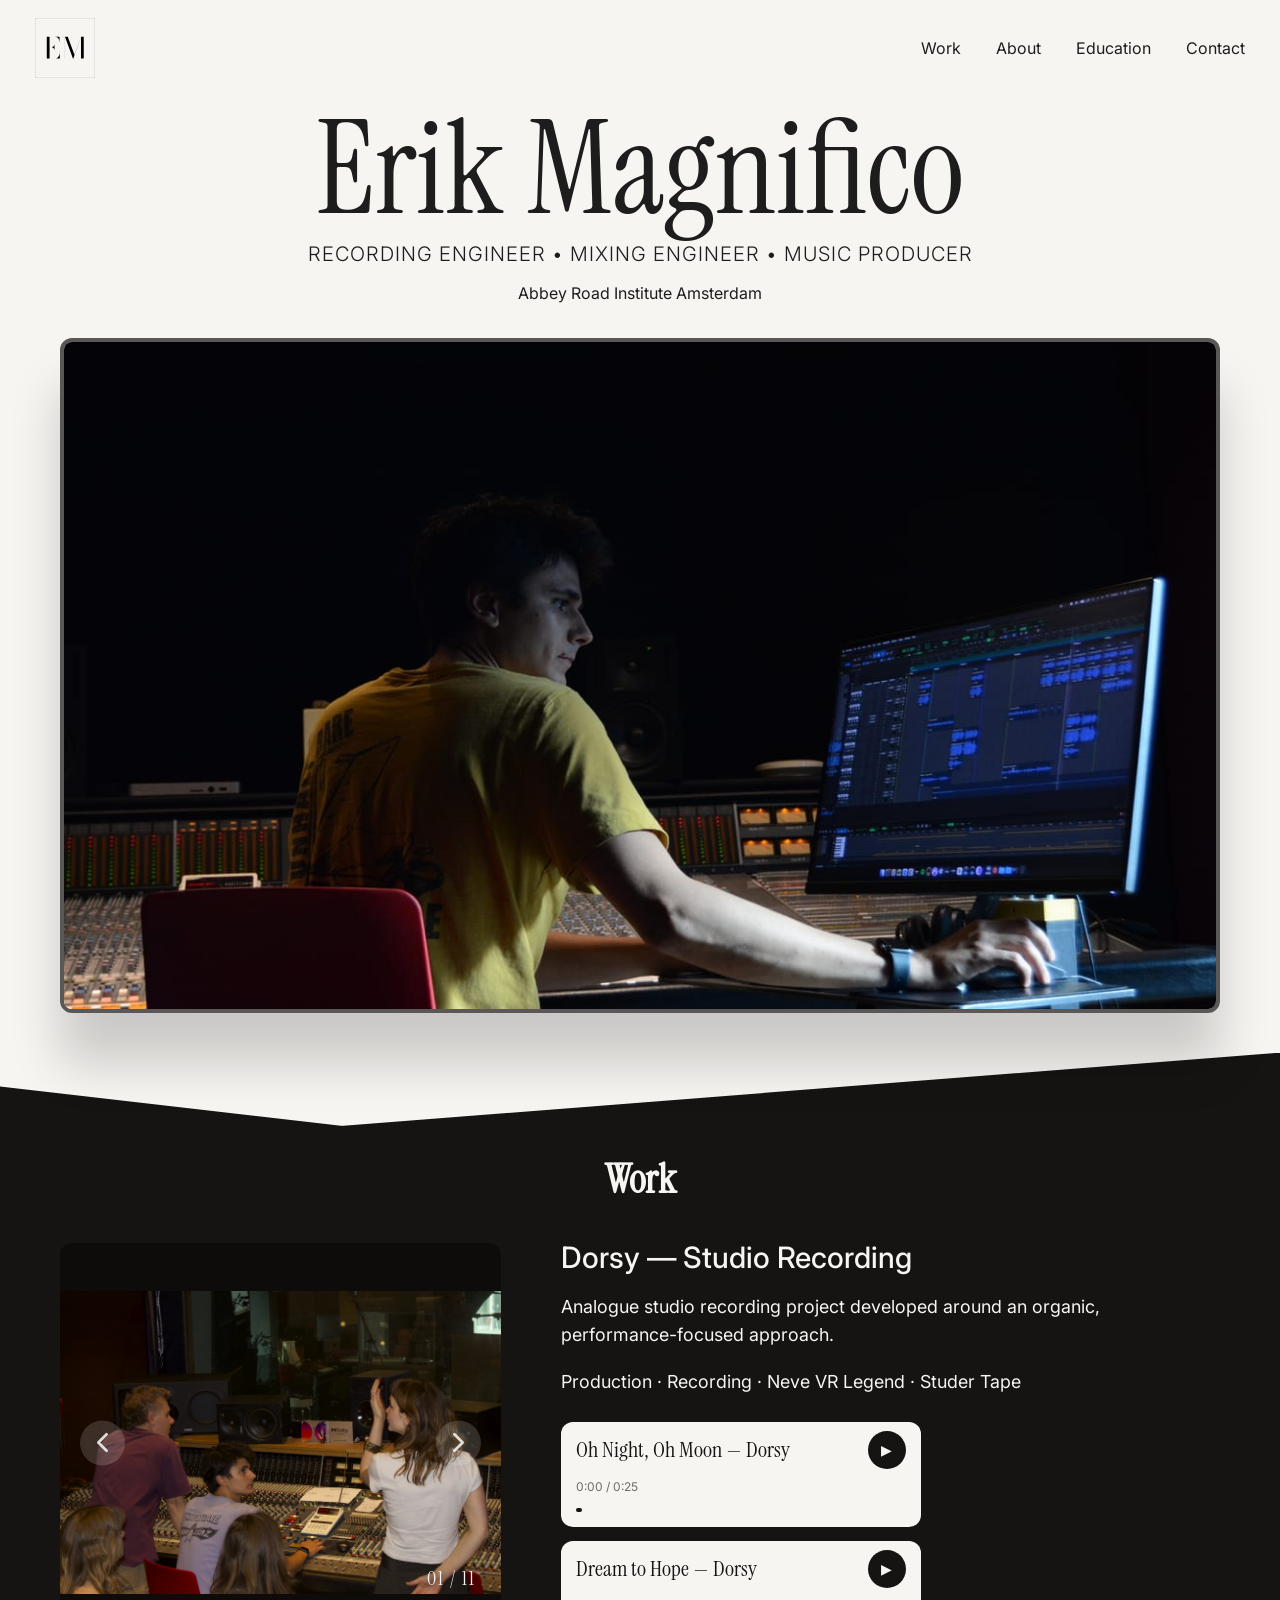
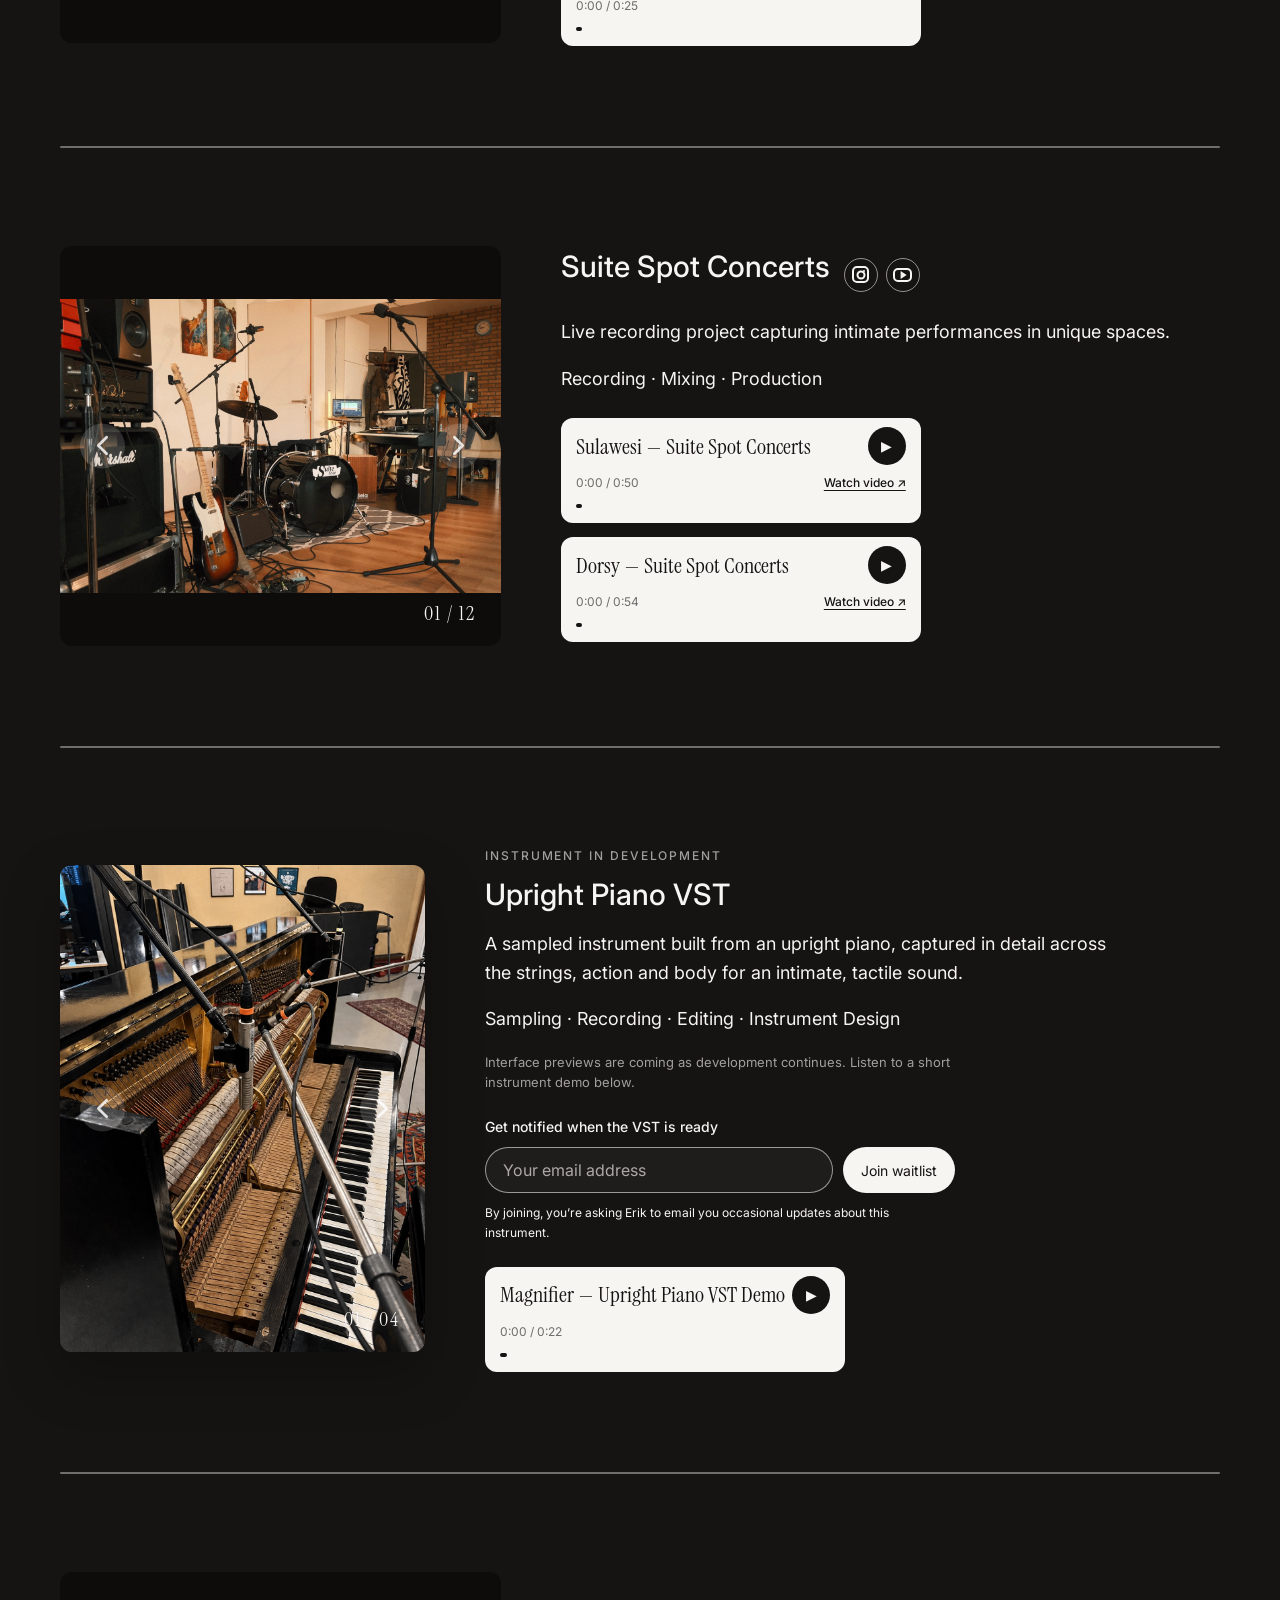
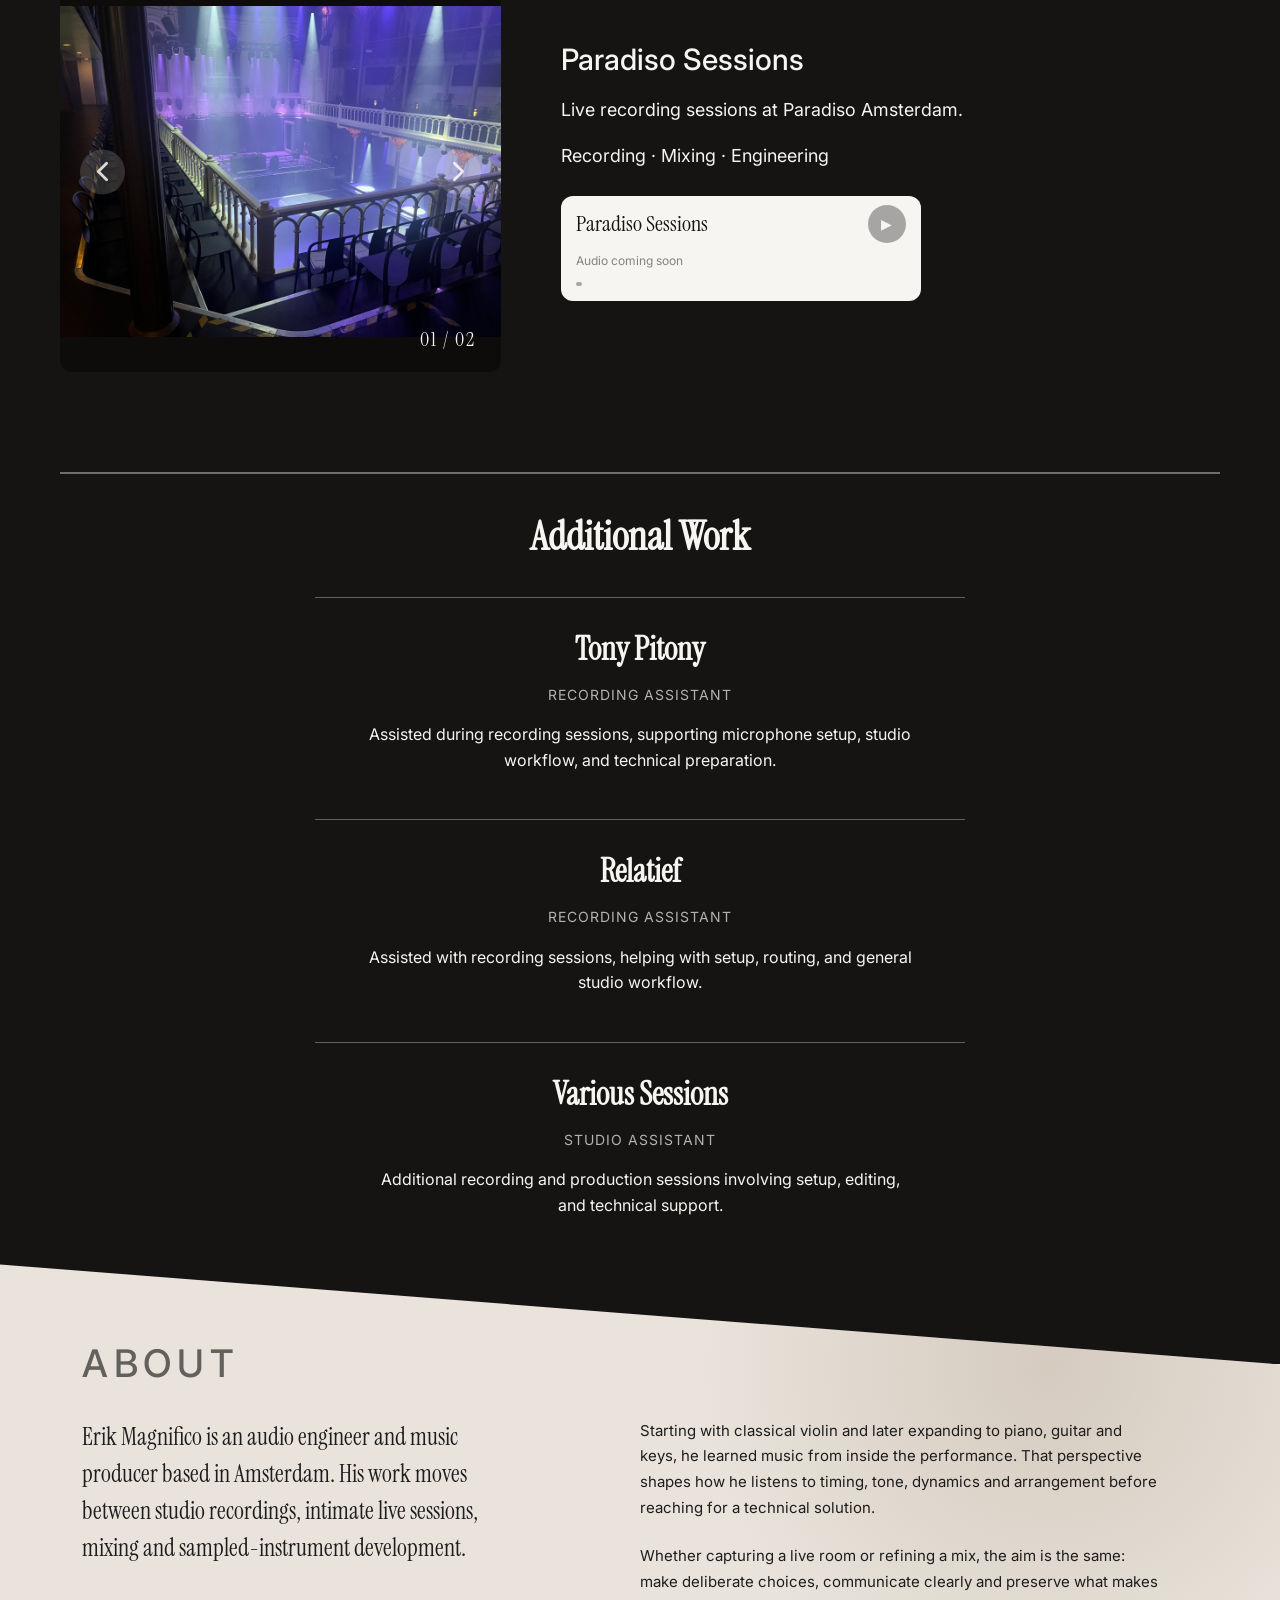
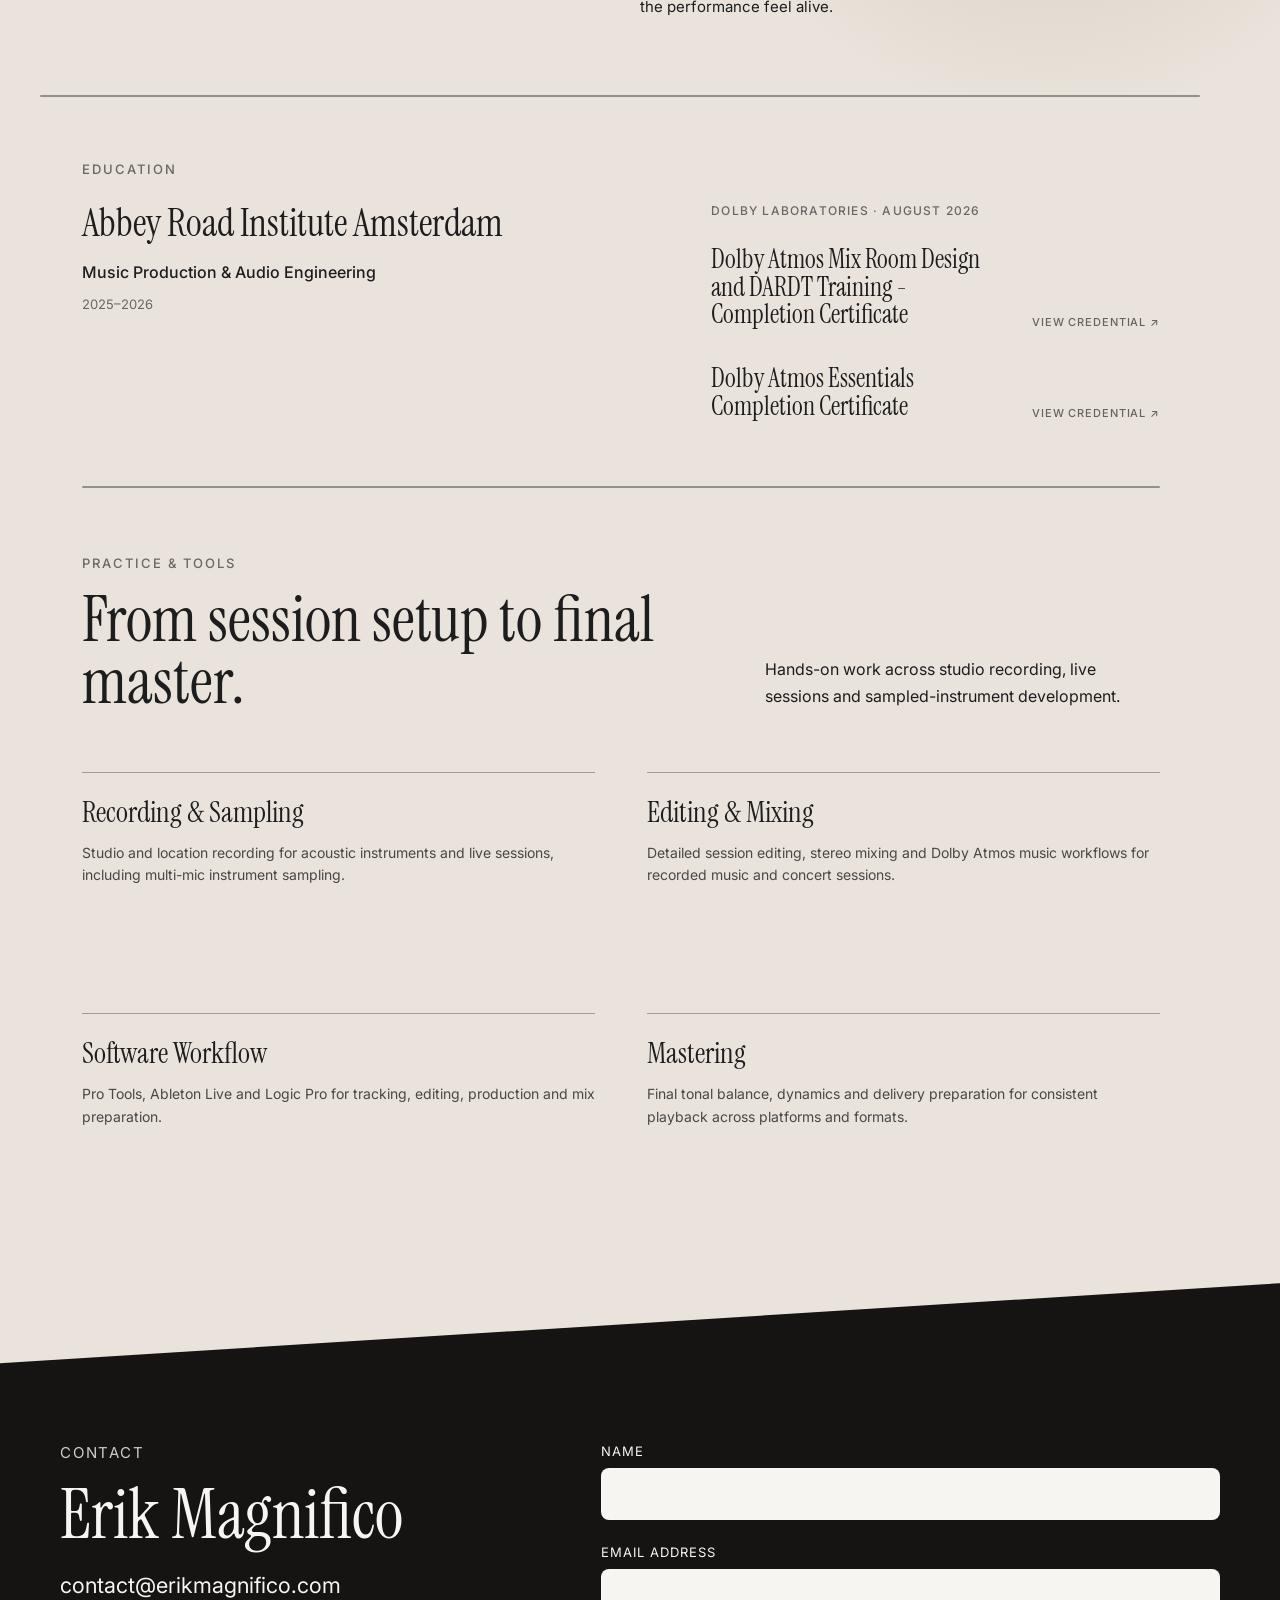
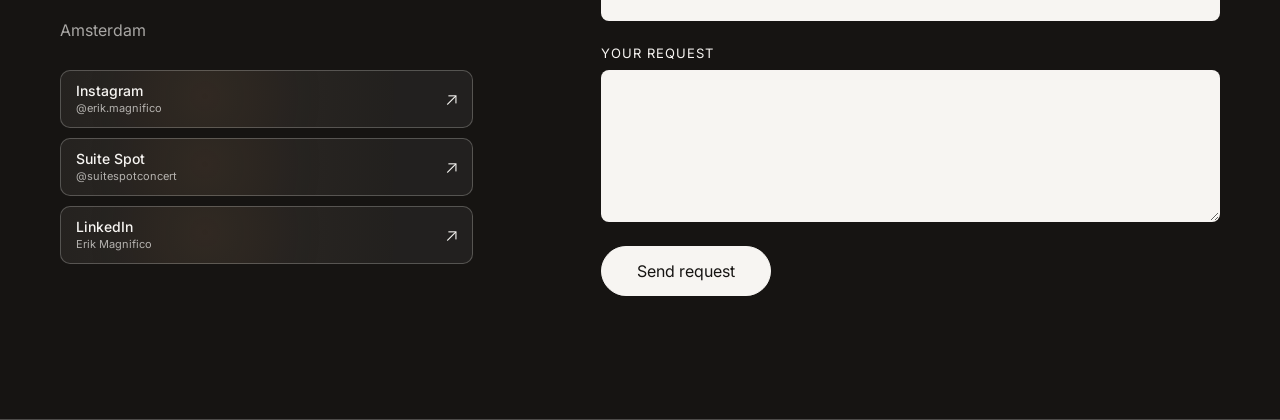
<file: index.html>
<!DOCTYPE html>
<html lang="en">

<head>

<meta charset="UTF-8">
<meta name="viewport" content="width=device-width, initial-scale=1.0">

<title>Erik Magnifico | Recording, Mixing &amp; Music Production</title>

<!-- Sharing/search metadata: remove this block to undo; no visible layout changes. -->
<meta name="description" content="Recording, mixing and music production by Erik Magnifico. Explore studio sessions, live recordings and a sampled upright piano instrument in development.">
<link rel="canonical" href="https://erikmagnifico.com/">
<meta property="og:type" content="website">
<meta property="og:site_name" content="Erik Magnifico">
<meta property="og:title" content="Erik Magnifico | Recording, Mixing &amp; Music Production">
<meta property="og:description" content="Studio sessions, live recordings and music production. Explore Erik’s work and get in touch about your next project.">
<meta property="og:url" content="https://erikmagnifico.com/">
<meta property="og:image" content="https://erikmagnifico.com/images/hero-1200.jpg">
<meta property="og:image:width" content="1200">
<meta property="og:image:height" content="800">
<meta property="og:image:alt" content="Studio recording session from Erik Magnifico’s portfolio">
<meta name="twitter:card" content="summary_large_image">
<meta name="twitter:title" content="Erik Magnifico | Recording, Mixing &amp; Music Production">
<meta name="twitter:description" content="Studio sessions, live recordings and music production by Erik Magnifico.">
<meta name="twitter:image" content="https://erikmagnifico.com/images/hero-1200.jpg">
<meta name="twitter:image:alt" content="Studio recording session from Erik Magnifico’s portfolio">
<!-- End sharing/search metadata. -->

<link rel="icon" type="image/svg+xml" href="favicon.svg?v=2">

<link rel="stylesheet" href="css/style.css?v=20260830-site-cleanup">

</head>


<body>

<a class="skip-link" href="#main-content">Skip to main content</a>


<header>

<nav>

<div class="logo">
    <a href="#">
        <img src="images/em-logo.svg" alt="EM">
    </a>
</div>


<div class="nav-links">
    
<a href="#work">Work</a>
<a href="#about">About</a>
<a href="#education">Education</a>
<a href="#contact">Contact</a>

</div>

</nav>

</header>




<main id="main-content">


<section class="hero">


<div class="hero-title">

<h1>
Erik Magnifico
</h1>

<h2 class="subtitle">
    Recording Engineer • Mixing Engineer • Music Producer
</h2>

<p>
Abbey Road Institute Amsterdam
</p>

</div>



<div class="hero-image">

    <img src="images/hero-1600.jpg" srcset="images/hero-800.jpg 800w, images/hero-1200.jpg 1200w, images/hero-1600.jpg 1600w, images/hero-2400.jpg 2400w" sizes="(max-width: 768px) calc(100vw - 40px), calc(100vw - 120px)" width="6000" height="4000" fetchpriority="high" alt="Studio session">

</div>


</section>



<div class="work-wrapper"></div>

<section id="work" class="work-preview">


<h2>
Work
</h2>

<div class="project-preview vst-project" id="vst" data-work-project="vst">


<div class="slider vst-slider">

    <img src="images/vst-session/vst-session-web-01.jpg" class="slide active vst-session-photo" alt="Upright piano prepared with microphones for the VST sampling session, image 1 of 4" loading="lazy" decoding="async">

    <img src="images/vst-session/vst-session-web-02.jpg" class="slide vst-session-photo" alt="Open upright piano action and microphone setup during the VST sampling session, image 2 of 4" loading="lazy" decoding="async">

    <img src="images/vst-session/vst-session-web-03.jpg" class="slide vst-session-photo" alt="Rear microphone placement on the upright piano during the VST sampling session, image 3 of 4" loading="lazy" decoding="async">

    <img src="images/vst-session/vst-session-web-04.jpg" class="slide vst-session-photo" alt="Microphone positioned behind the upright piano during the VST sampling session, image 4 of 4" loading="lazy" decoding="async">

    <!-- Add VST interface screenshots here as additional .slide images. -->

    <div class="slide-counter">
        01 / 04
    </div>

<button class="prev" type="button" aria-label="Previous image in the Upright Piano VST gallery">
    <svg viewBox="0 0 24 24" aria-hidden="true" focusable="false">
        <path d="M15 18l-6-6 6-6"/>
    </svg>
</button>

<button class="next" type="button" aria-label="Next image in the Upright Piano VST gallery">
    <svg viewBox="0 0 24 24" aria-hidden="true" focusable="false">
        <path d="M9 18l6-6-6-6"/>
    </svg>
</button>

</div>


<div class="vst-project-copy">

<p class="project-kicker">Instrument in development</p>

<h3>
Upright Piano VST
</h3>


<p>
A sampled instrument built from an upright piano, captured in detail
across the strings, action and body for an intimate, tactile sound.
</p>


<p>
Sampling · Recording · Editing · Instrument Design
</p>

<p class="vst-interface-note">
Interface previews are coming as development continues. Listen to a short instrument demo below.
</p>

<form class="vst-waitlist-form" data-email-form action="https://formsubmit.co/contact@erikmagnifico.com" data-ajax-action="https://formsubmit.co/ajax/contact@erikmagnifico.com" data-success-message="Thank you — your signup request has been sent." method="POST" rel="noopener">

    <input type="hidden" name="_subject" value="New Upright Piano VST waitlist signup">
    <input type="hidden" name="_template" value="table">
    <input type="hidden" name="_url" value="https://erikmagnifico.com/">
    <input type="hidden" name="interest" value="Upright Piano VST waitlist">
    <input type="hidden" name="request" value="Please email me occasional updates about the Upright Piano VST.">

    <label class="vst-waitlist-label" for="vst-waitlist-email">
        Get notified when the VST is ready
    </label>

    <div class="vst-waitlist-row">
        <input class="vst-waitlist-input" id="vst-waitlist-email" name="email" type="email" autocomplete="email" autocapitalize="none" spellcheck="false" aria-describedby="vst-waitlist-note" placeholder="Your email address" required>
        <button class="vst-waitlist-submit" data-form-submit type="submit">Join waitlist</button>
    </div>

    <div class="form-honeypot" aria-hidden="true">
        <label for="vst-waitlist-company">Company website</label>
        <input id="vst-waitlist-company" name="_honey" type="text" tabindex="-1" autocomplete="off">
    </div>

    <p class="vst-waitlist-note" id="vst-waitlist-note">By joining, you’re asking Erik to email you occasional updates about this instrument.</p>
    <p class="vst-waitlist-status" data-form-status role="status" aria-live="polite" aria-atomic="true"></p>
    <div class="form-fallback" data-form-fallback hidden>
        <button class="form-fallback-button" data-native-submit type="submit" formtarget="_blank">Try secure form ↗</button>
        <p>Opens FormSubmit in a new tab without clearing your details here.</p>
    </div>

</form>

<div class="custom-player" data-track-title="Magnifier — Upright Piano VST Demo">

    <audio class="audio-file" preload="metadata">
        <source src="audio/magnifier-vst-demo.wav" type="audio/wav">
    </audio>

    <div class="player-top">
        <div class="player-title">Magnifier — Upright Piano VST Demo</div>
        <button class="play-button" type="button" aria-label="Play Magnifier — Upright Piano VST Demo">▶</button>
    </div>

    <div class="player-time">0:00 / 0:00</div>

    <div class="progress-container" role="slider" tabindex="0" aria-label="Magnifier VST demo audio position" aria-valuemin="0" aria-valuemax="100" aria-valuenow="0" aria-valuetext="0:00 of 0:00">
        <div class="progress-bar"></div>
    </div>

</div>


</div>


</div>

<!-- Zoey Hernandez project on hold. Remove this comment wrapper to restore it.
<div class="project-preview" data-project="zoey-hernandez">


<div class="slider">

    <img src="images/zoey-01.jpg" class="slide active" alt="Zoey Hernandez production">

    <img src="images/zoey-02.jpg" class="slide" alt="Zoey Hernandez production">

    <img src="images/zoey-03.jpg" class="slide" alt="Zoey Hernandez production">

    <div class="slide-counter">
        01 / 03
    </div>

<button class="prev" type="button" aria-label="Previous image in the Zoey Hernandez gallery">
    <svg viewBox="0 0 24 24" aria-hidden="true" focusable="false">
        <path d="M15 18l-6-6 6-6"/>
    </svg>
</button>

<button class="next" type="button" aria-label="Next image in the Zoey Hernandez gallery">
    <svg viewBox="0 0 24 24" aria-hidden="true" focusable="false">
        <path d="M9 18l6-6-6-6"/>
    </svg>
</button>

</div>


<div>

<h3>
Single Production — Zoey Hernandez
</h3>


<p>
Collaborative songwriting and production project developed
from the initial idea through recording and mixing.
</p>


<p>
Songwriting · Production · Mixing
</p>

<div class="custom-player audio-unavailable" data-track-title="Zoey Hernandez — Single Production">

    <audio class="audio-file"></audio>

    <div class="player-top">
        <div class="player-title">Zoey Hernandez — Single Production</div>
        <button class="play-button" type="button" aria-label="Audio coming soon for Zoey Hernandez — Single Production" disabled>▶</button>
    </div>

    <div class="player-time">Audio coming soon</div>

    <div class="progress-container" role="slider" tabindex="-1" aria-label="Zoey Hernandez audio position" aria-disabled="true" aria-valuemin="0" aria-valuemax="100" aria-valuenow="0" aria-valuetext="Audio coming soon">
        <div class="progress-bar"></div>
    </div>

</div>


</div>


</div>

-->

<div class="project-preview" id="dorsy" data-work-project="dorsy">


<div class="slider dorsy-slider">

    <img src="images/dorsy-session/dorsy-session-01-control-room.jpg" class="slide active" alt="Dorsy team working together at the studio console, image 1 of 11" loading="lazy" decoding="async">

    <img src="images/dorsy-session/dorsy-session-02-2935.jpg" class="slide" alt="Close view of the analogue studio console during the Dorsy session, image 2 of 11" loading="lazy" decoding="async">

    <img src="images/dorsy-session/dorsy-session-03-2942.jpg" class="slide" alt="Wide view of the Dorsy control room and recording console, image 3 of 11" loading="lazy" decoding="async">

    <img src="images/dorsy-session/dorsy-session-04-2946.jpg" class="slide" alt="Microphone setup in the live room for the Dorsy recording, image 4 of 11" loading="lazy" decoding="async">

    <img src="images/dorsy-session/dorsy-session-05-2949.jpg" class="slide" alt="Drum kit and microphone setup during the Dorsy recording, image 5 of 11" loading="lazy" decoding="async">

    <img src="images/dorsy-session/dorsy-session-06-2951.jpg" class="slide" alt="Studio tape machine during the Dorsy recording session, image 6 of 11" loading="lazy" decoding="async">

    <img src="images/dorsy-session/dorsy-session-07-2960.jpg" class="slide" alt="Engineer working at the console during the Dorsy session, image 7 of 11" loading="lazy" decoding="async">

    <img src="images/dorsy-session/dorsy-session-08-2962.jpg" class="slide" alt="Dorsy team in the control room during recording, image 8 of 11" loading="lazy" decoding="async">

    <img src="images/dorsy-session/dorsy-session-09-5794.jpg" class="slide" alt="Engineer listening at the studio console during the Dorsy session, image 9 of 11" loading="lazy" decoding="async">

    <img src="images/dorsy-session/dorsy-session-10-6650.jpg" class="slide" alt="Group listening together at the console during the Dorsy session, image 10 of 11" loading="lazy" decoding="async">

    <video class="slide dorsy-video" controls preload="metadata" playsinline aria-label="Dorsy studio-session video, item 11 of 11">
        <source src="video/dorsy-session-01.m4v" type="video/mp4">
    </video>

    <div class="slide-counter">
        01 / 11
    </div>

<button class="prev" type="button" aria-label="Previous image in the Dorsy gallery">
    <svg viewBox="0 0 24 24" aria-hidden="true" focusable="false">
        <path d="M15 18l-6-6 6-6"/>
    </svg>
</button>


<button class="next" type="button" aria-label="Next image in the Dorsy gallery">
    <svg viewBox="0 0 24 24" aria-hidden="true" focusable="false">
        <path d="M9 18l6-6-6-6"/>
    </svg>
</button>


</div>



<div>

<h3>
Dorsy — Studio Recording
</h3>


<p>
Analogue studio recording project developed around an organic,
performance-focused approach.
</p>


<p>
Production · Recording · Neve VR Legend · Studer Tape
</p>

<div class="project-audio-list" aria-label="Dorsy recordings">

<div class="custom-player" data-track-title="Oh Night, Oh Moon — Dorsy">

    <audio class="audio-file" preload="metadata">
        <source src="audio/oh-night-oh-moon-preview.wav" type="audio/wav">
    </audio>

    <div class="player-top">

        <div class="player-title">Oh Night, Oh Moon — Dorsy</div>

        <button class="play-button" type="button" aria-label="Play Oh Night, Oh Moon — Dorsy">
            ▶
        </button>

    </div>


    <div class="player-time">
        0:00 / 0:00
    </div>


    <div class="progress-container" role="slider" tabindex="0" aria-label="Oh Night, Oh Moon audio position" aria-valuemin="0" aria-valuemax="100" aria-valuenow="0" aria-valuetext="0:00 of 0:00">

        <div class="progress-bar"></div>

    </div>


</div>

<div class="custom-player" data-track-title="Dream to Hope — Dorsy">

    <audio class="audio-file" preload="metadata">
        <source src="audio/dream-to-hope-preview.wav" type="audio/wav">
    </audio>

    <div class="player-top">
        <div class="player-title">Dream to Hope — Dorsy</div>
        <button class="play-button" type="button" aria-label="Play Dream to Hope — Dorsy">▶</button>
    </div>

    <div class="player-time">0:00 / 0:00</div>

    <div class="progress-container" role="slider" tabindex="0" aria-label="Dream to Hope audio position" aria-valuemin="0" aria-valuemax="100" aria-valuenow="0" aria-valuetext="0:00 of 0:00">
        <div class="progress-bar"></div>
    </div>

</div>

</div>

</div>


</div>

<div class="project-preview" id="suite-spot" data-work-project="suite-spot">


<div class="slider">

    <img src="images/suitespot-05.jpg" class="slide active" alt="Suite Spot Concerts recording session, image 1 of 12" loading="lazy" decoding="async">

    <img src="images/suitespot-01.jpg" class="slide" alt="Suite Spot Concerts recording session, image 2 of 12" loading="lazy" decoding="async">

    <img src="images/suitespot-02.jpg" class="slide" alt="Suite Spot Concerts recording session, image 3 of 12" loading="lazy" decoding="async">

    <img src="images/suitespot-03.jpg" class="slide" alt="Suite Spot Concerts recording session, image 4 of 12" loading="lazy" decoding="async">

    <img src="images/suitespot-04.jpg" class="slide" alt="Suite Spot Concerts recording session, image 5 of 12" loading="lazy" decoding="async">

    <img src="images/suitespot-06.jpg" class="slide" alt="Suite Spot Concerts recording session, image 6 of 12" loading="lazy" decoding="async">

    <img src="images/suitespot-07.jpg" class="slide" alt="Suite Spot Concerts recording session, image 7 of 12" loading="lazy" decoding="async">

    <img src="images/suitespot-08.jpg" class="slide" alt="Suite Spot Concerts recording session, image 8 of 12" loading="lazy" decoding="async">

    <img src="images/suitespot-09.jpg" class="slide" alt="Suite Spot Concerts recording session, image 9 of 12" loading="lazy" decoding="async">

    <img src="images/suitespot-10.jpg" class="slide" alt="Suite Spot Concerts recording session, image 10 of 12" loading="lazy" decoding="async">

    <img src="images/suitespot-11.jpg" class="slide" alt="Suite Spot Concerts recording session, image 11 of 12" loading="lazy" decoding="async">

    <img src="images/suitespot-12.jpg" class="slide" alt="Suite Spot Concerts recording session, image 12 of 12" loading="lazy" decoding="async">

    <div class="slide-counter">
        01 / 12
    </div>
    
<button class="prev" type="button" aria-label="Previous image in the Suite Spot Concerts gallery">
    <svg viewBox="0 0 24 24" aria-hidden="true" focusable="false">
        <path d="M15 18l-6-6 6-6"/>
    </svg>
</button>

<button class="next" type="button" aria-label="Next image in the Suite Spot Concerts gallery">
    <svg viewBox="0 0 24 24" aria-hidden="true" focusable="false">
        <path d="M9 18l6-6-6-6"/>
    </svg>
</button>

</div>


<div>

<div class="project-heading-row">

<h3>Suite Spot Concerts</h3>

<div class="project-social-links" aria-label="Suite Spot Concerts social links">

    <a class="social-link" href="https://www.instagram.com/suitespotconcert/" target="_blank" rel="noopener noreferrer" aria-label="Suite Spot Concerts on Instagram">
        <span class="social-icon social-icon-instagram" aria-hidden="true"></span>
    </a>

    <a class="social-link" href="https://www.youtube.com/@SuiteSpotConcert" target="_blank" rel="noopener noreferrer" aria-label="Suite Spot Concerts on YouTube">
        <span class="social-icon social-icon-youtube" aria-hidden="true"></span>
    </a>

</div>

</div>


<p>
Live recording project capturing intimate performances
in unique spaces.
</p>


<p>
Recording · Mixing · Production
</p>

<div class="project-audio-list" aria-label="Suite Spot Concerts recordings">

<div class="custom-player" data-track-title="Sulawesi — Suite Spot Concerts">

    <audio class="audio-file" preload="metadata">
        <source src="audio/sulawesi-suitespot.mp3" type="audio/mpeg">
    </audio>

    <div class="player-top">
        <div class="player-title">Sulawesi — Suite Spot Concerts</div>
        <button class="play-button" type="button" aria-label="Play Sulawesi — Suite Spot Concerts">▶</button>
    </div>

    <div class="player-meta">
        <div class="player-time">0:00 / 0:00</div>
        <a class="player-video-link" href="https://www.youtube.com/watch?v=ow2CCMunL4Y" target="_blank" rel="noopener noreferrer">Watch video ↗</a>
    </div>

    <div class="progress-container" role="slider" tabindex="0" aria-label="Sulawesi audio position" aria-valuemin="0" aria-valuemax="100" aria-valuenow="0" aria-valuetext="0:00 of 0:00">
        <div class="progress-bar"></div>
    </div>

</div>

<div class="custom-player" data-track-title="Dorsy — Suite Spot Concerts">

    <audio class="audio-file" preload="metadata">
        <source src="audio/dorsy-suitespot.mp3" type="audio/mpeg">
    </audio>

    <div class="player-top">
        <div class="player-title">Dorsy — Suite Spot Concerts</div>
        <button class="play-button" type="button" aria-label="Play Dorsy — Suite Spot Concerts">▶</button>
    </div>

    <div class="player-meta">
        <div class="player-time">0:00 / 0:00</div>
        <a class="player-video-link" href="https://www.youtube.com/watch?v=4qN9ekb9Eyo" target="_blank" rel="noopener noreferrer">Watch video ↗</a>
    </div>

    <div class="progress-container" role="slider" tabindex="0" aria-label="Dorsy Suite Spot audio position" aria-valuemin="0" aria-valuemax="100" aria-valuenow="0" aria-valuetext="0:00 of 0:00">
        <div class="progress-bar"></div>
    </div>

</div>

</div>

</div>


</div>


<div class="project-preview" id="paradiso" data-work-project="paradiso">


<div class="slider">

    <img src="images/paradiso-01.jpg" class="slide active" alt="Paradiso recording" loading="lazy" decoding="async">

    <img src="images/paradiso-02.jpg" class="slide" alt="Paradiso control room mixing console" loading="lazy" decoding="async">

    <div class="slide-counter">
        01 / 02
    </div>

<button class="prev" type="button" aria-label="Previous image in the Paradiso Sessions gallery">
    <svg viewBox="0 0 24 24" aria-hidden="true" focusable="false">
        <path d="M15 18l-6-6 6-6"/>
    </svg>
</button>

<button class="next" type="button" aria-label="Next image in the Paradiso Sessions gallery">
    <svg viewBox="0 0 24 24" aria-hidden="true" focusable="false">
        <path d="M9 18l6-6-6-6"/>
    </svg>
</button>

</div>


<div>

<h3>
Paradiso Sessions
</h3>


<p>
Live recording sessions at Paradiso Amsterdam.
</p>


<p>
Recording · Mixing · Engineering
</p>

<div class="custom-player audio-unavailable" data-track-title="Paradiso Sessions">

    <audio class="audio-file"></audio>

    <div class="player-top">
        <div class="player-title">Paradiso Sessions</div>
        <button class="play-button" type="button" aria-label="Audio coming soon for Paradiso Sessions" disabled>▶</button>
    </div>

    <div class="player-time">Audio coming soon</div>

    <div class="progress-container" role="slider" tabindex="-1" aria-label="Paradiso Sessions audio position" aria-disabled="true" aria-valuemin="0" aria-valuemax="100" aria-valuenow="0" aria-valuetext="Audio coming soon">
        <div class="progress-bar"></div>
    </div>

</div>


</div>

</div>


<!-- Additional Work -->

<div class="additional-work">

    <h3>Additional Work</h3>


    <div class="additional-entry">

        <h4>Tony Pitony</h4>

        <p class="role">
            Recording Assistant
        </p>

        <p>
            Assisted during recording sessions, supporting microphone setup, studio workflow, and technical preparation.
        </p>

    </div>



    <div class="additional-entry">

        <h4>Relatief</h4>

        <p class="role">
            Recording Assistant
        </p>

        <p>
            Assisted with recording sessions, helping with setup, routing, and general studio workflow.
        </p>

    </div>



    <div class="additional-entry">

        <h4>Various Sessions</h4>

        <p class="role">
            Studio Assistant
        </p>

        <p>
            Additional recording and production sessions involving setup, editing, and technical support.
        </p>

    </div>


</div>


</section>







<section id="about" class="about-preview neutral-section">

<div class="about-layout">
    <header class="about-heading">
        <h2 class="about-kicker">About</h2>
    </header>

    <div class="about-copy">
        <p class="about-lead">
            Erik Magnifico is an audio engineer and music producer based in Amsterdam. His work moves between studio recordings, intimate live sessions, mixing and sampled-instrument development.
        </p>

        <p>
            Starting with classical violin and later expanding to piano, guitar and keys, he learned music from inside the performance. That perspective shapes how he listens to timing, tone, dynamics and arrangement before reaching for a technical solution.
        </p>

        <p>
            Whether capturing a live room or refining a mix, the aim is the same: make deliberate choices, communicate clearly and preserve what makes the performance feel alive.
        </p>

    </div>
</div>


</section>







<section id="education" class="education-preview neutral-section">

<header class="education-heading">
    <h2 class="education-kicker">Education</h2>
</header>

<div class="education-grid">
    <article class="education-program">
        <h3>Abbey Road Institute Amsterdam</h3>
        <p class="education-program-name">Music Production &amp; Audio Engineering</p>
        <p class="education-year">2025–2026</p>
    </article>

    <div class="education-certificates" aria-label="Dolby Laboratories certificates">
        <p class="education-group-label">Dolby Laboratories · August 2026</p>

        <a class="education-certificate" href="https://learning.dolby.com/mod/multitencertificate/certificate.php/MTZfMTYxNDJfTWVsMldpbiMyMDIyI0xpbmtkaW4" target="_blank" rel="noopener noreferrer">
            <span class="education-certificate-name">Dolby Atmos Mix Room Design and DARDT Training - Completion Certificate</span>
            <span class="education-certificate-link">View credential <span aria-hidden="true">↗</span></span>
        </a>

        <a class="education-certificate" href="https://learning.dolby.com/mod/multitencertificate/certificate.php/Ml8xNjE0Ml9NZWwyV2luIzIwMjIjTGlua2Rpbg" target="_blank" rel="noopener noreferrer">
            <span class="education-certificate-name">Dolby Atmos Essentials Completion Certificate</span>
            <span class="education-certificate-link">View credential <span aria-hidden="true">↗</span></span>
        </a>
    </div>
</div>


</section>







<section id="technical" class="technical-preview neutral-section">

<div class="technical-heading">
    <p class="technical-kicker">Practice &amp; tools</p>
    <h2>From session setup to final master.</h2>
    <p class="technical-intro">
        Hands-on work across studio recording, live sessions and sampled-instrument development.
    </p>
</div>

<div class="technical-grid">
    <article class="technical-card">
        <h3>Recording &amp; Sampling</h3>
        <p>
            Studio and location recording for acoustic instruments and live sessions, including multi-mic instrument sampling.
        </p>
    </article>

    <article class="technical-card">
        <h3>Editing &amp; Mixing</h3>
        <p>
            Detailed session editing, stereo mixing and Dolby Atmos music workflows for recorded music and concert sessions.
        </p>
    </article>

    <article class="technical-card">
        <h3>Software Workflow</h3>
        <p>
            Pro Tools, Ableton Live and Logic Pro for tracking, editing, production and mix preparation.
        </p>
    </article>

    <article class="technical-card">
        <h3>Mastering</h3>
        <p>
            Final tonal balance, dynamics and delivery preparation for consistent playback across platforms and formats.
        </p>
    </article>
</div>


</section>



</main>





<footer id="contact">

<div class="contact-intro">

<p class="contact-kicker">Contact</p>

<h2>Erik Magnifico</h2>

<a class="contact-email" href="mailto:contact@erikmagnifico.com">
    contact@erikmagnifico.com
</a>

<p class="contact-location">
    Amsterdam
</p>

<nav class="contact-social-nav" aria-label="Erik Magnifico’s social links">
    <a href="https://www.instagram.com/erik.magnifico/" target="_blank" rel="noopener noreferrer">
        <span>
            <strong>Instagram</strong>
            <small>@erik.magnifico</small>
        </span>
        <span class="contact-link-arrow" aria-hidden="true">↗</span>
    </a>
    <a href="https://www.instagram.com/suitespotconcert/" target="_blank" rel="noopener noreferrer">
        <span>
            <strong>Suite Spot</strong>
            <small>@suitespotconcert</small>
        </span>
        <span class="contact-link-arrow" aria-hidden="true">↗</span>
    </a>
    <a href="https://www.linkedin.com/in/erikmagnifico" target="_blank" rel="noopener noreferrer">
        <span>
            <strong>LinkedIn</strong>
            <small>Erik Magnifico</small>
        </span>
        <span class="contact-link-arrow" aria-hidden="true">↗</span>
    </a>
</nav>

</div>


<form class="contact-form" data-email-form action="https://formsubmit.co/contact@erikmagnifico.com" data-ajax-action="https://formsubmit.co/ajax/contact@erikmagnifico.com" data-success-message="Thank you — your request has been sent." method="POST" rel="noopener">

<input type="hidden" name="_subject" value="New portfolio inquiry">
<input type="hidden" name="_template" value="table">
<input type="hidden" name="_url" value="https://erikmagnifico.com/">

<div class="form-field">
    <label for="contact-name">Name</label>
    <input id="contact-name" name="name" type="text" autocomplete="name" required>
</div>

<div class="form-field">
    <label for="contact-email">Email address</label>
    <input id="contact-email" name="email" type="email" autocomplete="email" required>
</div>

<div class="form-field">
    <label for="contact-request">Your request</label>
    <textarea id="contact-request" name="request" rows="6" required></textarea>
</div>

<div class="form-honeypot" aria-hidden="true">
    <label for="contact-company">Company website</label>
    <input id="contact-company" name="_honey" type="text" tabindex="-1" autocomplete="off">
</div>

<button class="contact-submit" data-form-submit type="submit">Send request</button>

<p class="form-status" data-form-status role="status" aria-live="polite" aria-atomic="true"></p>

<div class="form-fallback" data-form-fallback hidden>
    <button class="form-fallback-button" data-native-submit type="submit" formtarget="_blank">Try secure form ↗</button>
    <p>Opens FormSubmit in a new tab without clearing your details here.</p>
</div>

</form>

</footer>


<div class="media-lightbox" role="dialog" aria-modal="true" aria-label="Media preview" aria-hidden="true" hidden>

    <button class="media-lightbox-close" type="button" aria-label="Close media preview">×</button>

    <button class="media-lightbox-nav media-lightbox-prev" type="button" aria-label="Previous media in this gallery">
        <svg viewBox="0 0 24 24" aria-hidden="true" focusable="false">
            <path d="M15 18l-6-6 6-6"/>
        </svg>
    </button>

    <div class="media-lightbox-stage"></div>

    <button class="media-lightbox-nav media-lightbox-next" type="button" aria-label="Next media in this gallery">
        <svg viewBox="0 0 24 24" aria-hidden="true" focusable="false">
            <path d="M9 18l6-6-6-6"/>
        </svg>
    </button>

    <div class="media-lightbox-counter" aria-live="polite"></div>

</div>



<script src="js/script.js?v=20260830-work-order"></script>
<script src="js/forms.js?v=20260827-cleanup"></script>


</body>

</html>
</file>
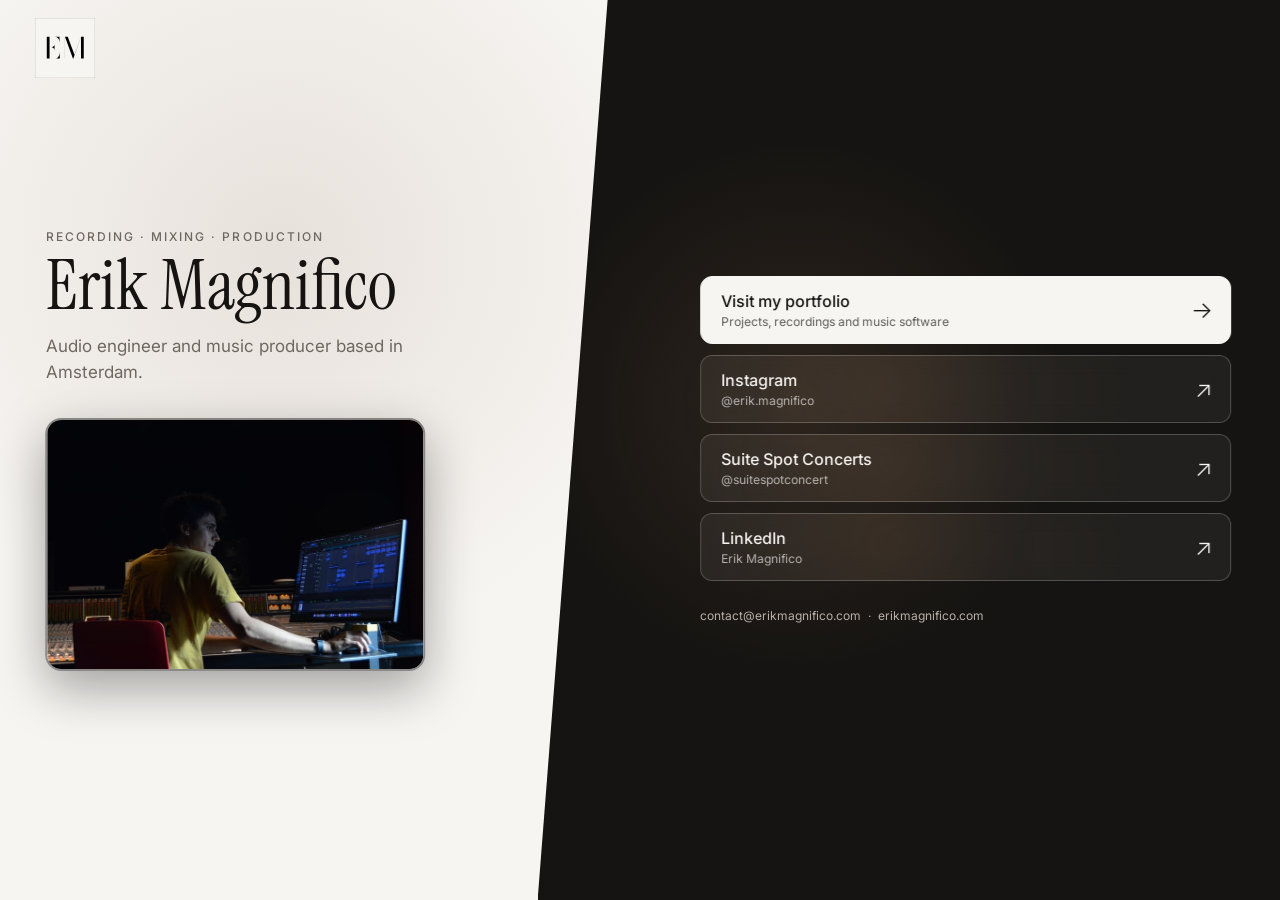
<file: links/index.html>
<!DOCTYPE html>
<html lang="en">

<head>
    <meta charset="UTF-8">
    <meta name="viewport" content="width=device-width, initial-scale=1.0">

    <title>Erik Magnifico | Links</title>
    <meta name="description" content="Erik Magnifico’s official links: audio portfolio, Instagram, Suite Spot Concerts and LinkedIn.">
    <link rel="canonical" href="https://erikmagnifico.com/links/">

    <meta property="og:type" content="profile">
    <meta property="og:site_name" content="Erik Magnifico">
    <meta property="og:title" content="Erik Magnifico | Links">
    <meta property="og:description" content="Recording, mixing and music production. Explore Erik’s portfolio and social profiles.">
    <meta property="og:url" content="https://erikmagnifico.com/links/">
    <meta property="og:image" content="https://erikmagnifico.com/images/hero-1200.jpg">
    <meta property="og:image:alt" content="Erik Magnifico working in a recording studio">
    <meta name="twitter:card" content="summary_large_image">
    <meta name="twitter:title" content="Erik Magnifico | Links">
    <meta name="twitter:description" content="Recording, mixing and music production. Portfolio and official social profiles.">
    <meta name="twitter:image" content="https://erikmagnifico.com/images/hero-1200.jpg">

    <link rel="icon" type="image/svg+xml" href="../favicon.svg?v=2">
    <link rel="stylesheet" href="links.css?v=20260830l">
</head>

<body>
    <main class="links-page">
        <a class="links-logo" href="../index.html" aria-label="Visit Erik Magnifico’s homepage">
            <img src="../images/em-logo.svg" width="64" height="64" alt="">
        </a>

        <article class="links-card">
            <div class="links-profile">
                <div class="links-portrait">
                    <img src="../images/hero-800.jpg" width="800" height="533" alt="Erik Magnifico working in a recording studio">
                </div>

                <header class="links-intro">
                    <p class="links-kicker">Recording · Mixing · Production</p>
                    <h1>Erik Magnifico</h1>
                    <p>Audio engineer and music producer based in Amsterdam.</p>
                </header>
            </div>

            <div class="links-actions">
                <nav class="link-list" aria-label="Erik Magnifico’s links">
                    <a class="link-button link-button-primary" href="../index.html">
                        <span>
                            <strong>Visit my portfolio</strong>
                            <small>Projects, recordings and music software</small>
                        </span>
                        <span class="link-arrow" aria-hidden="true">→</span>
                    </a>

                    <a class="link-button" href="https://www.instagram.com/erik.magnifico/" target="_blank" rel="noopener noreferrer">
                        <span>
                            <strong>Instagram</strong>
                            <small>@erik.magnifico</small>
                        </span>
                        <span class="link-arrow" aria-hidden="true">↗</span>
                    </a>

                    <a class="link-button" href="https://www.instagram.com/suitespotconcert/" target="_blank" rel="noopener noreferrer">
                        <span>
                            <strong>Suite Spot Concerts</strong>
                            <small>@suitespotconcert</small>
                        </span>
                        <span class="link-arrow" aria-hidden="true">↗</span>
                    </a>

                    <a class="link-button" href="https://www.linkedin.com/in/erikmagnifico" target="_blank" rel="noopener noreferrer">
                        <span>
                            <strong>LinkedIn</strong>
                            <small>Erik Magnifico</small>
                        </span>
                        <span class="link-arrow" aria-hidden="true">↗</span>
                    </a>
                </nav>

                <footer class="links-footer">
                    <a href="mailto:contact@erikmagnifico.com">contact@erikmagnifico.com</a>
                    <span aria-hidden="true">·</span>
                    <a href="../index.html">erikmagnifico.com</a>
                </footer>
            </div>
        </article>
    </main>
</body>

</html>
</file>
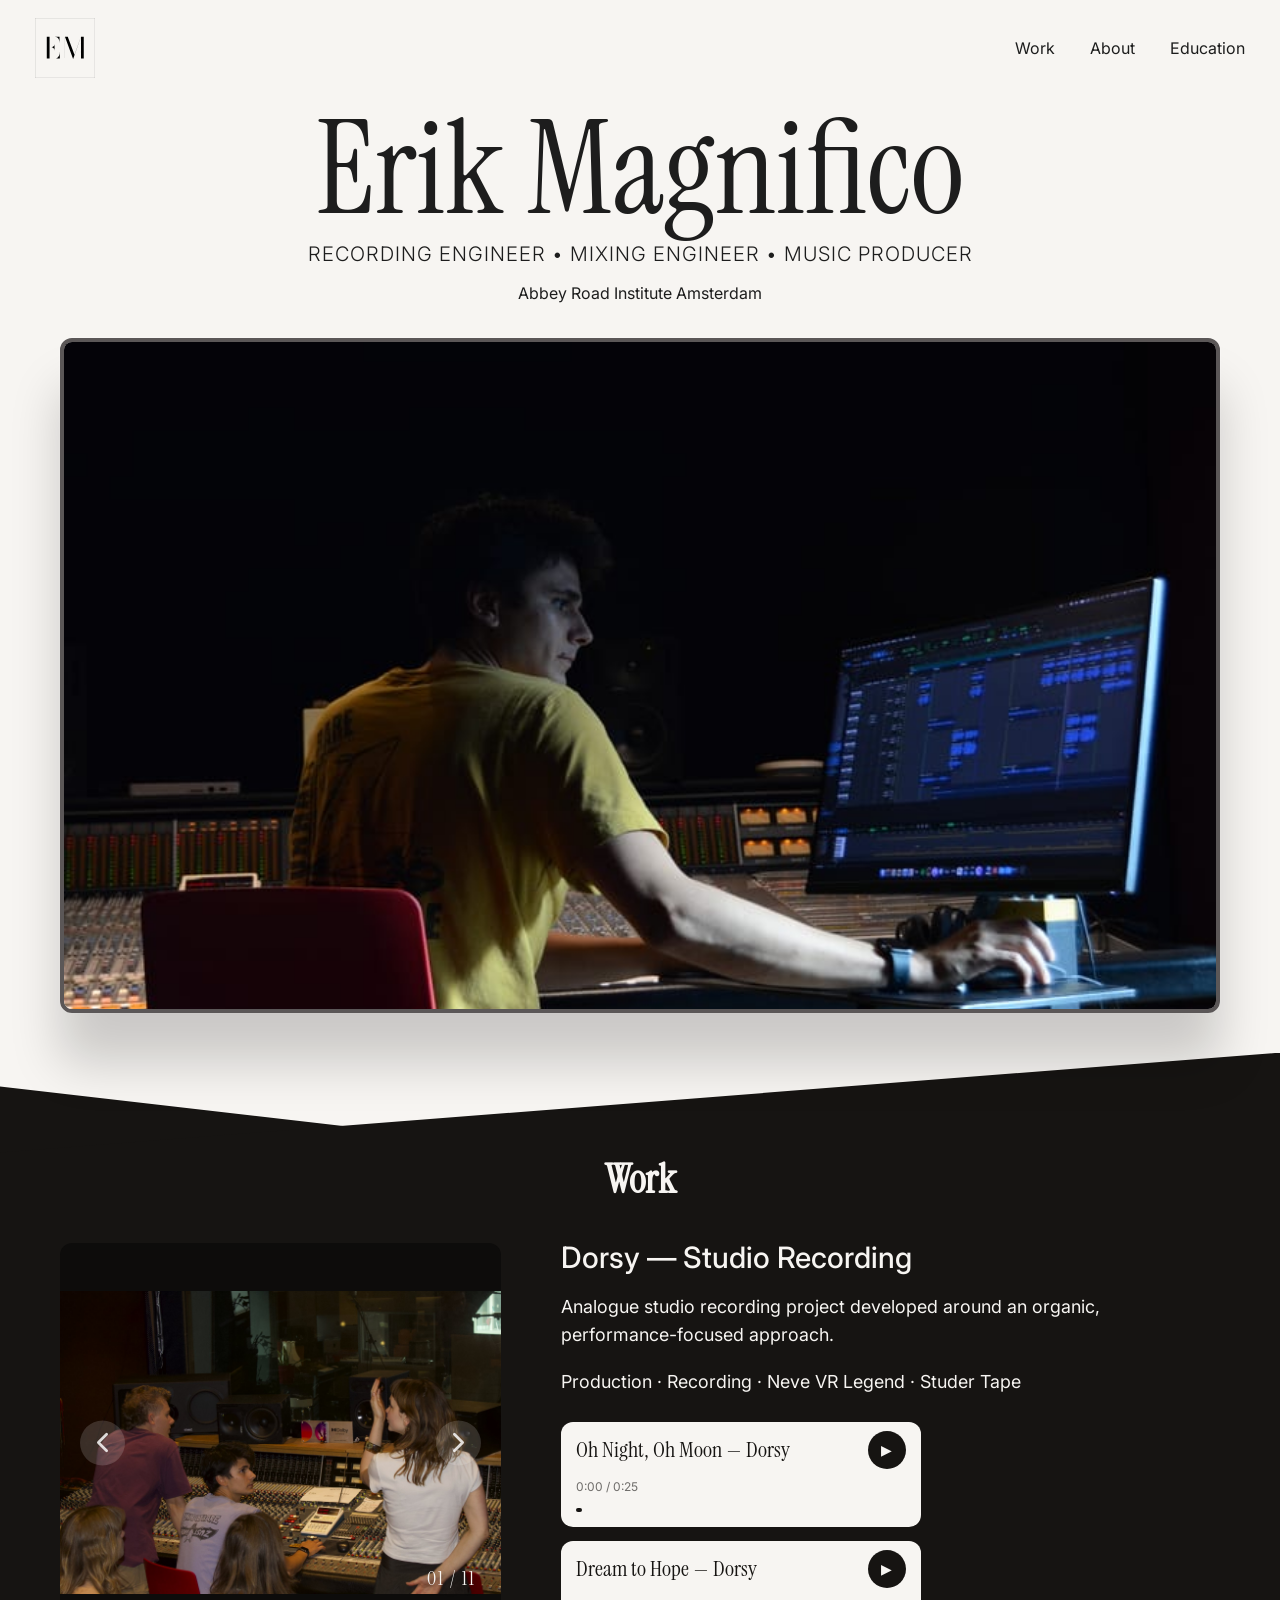
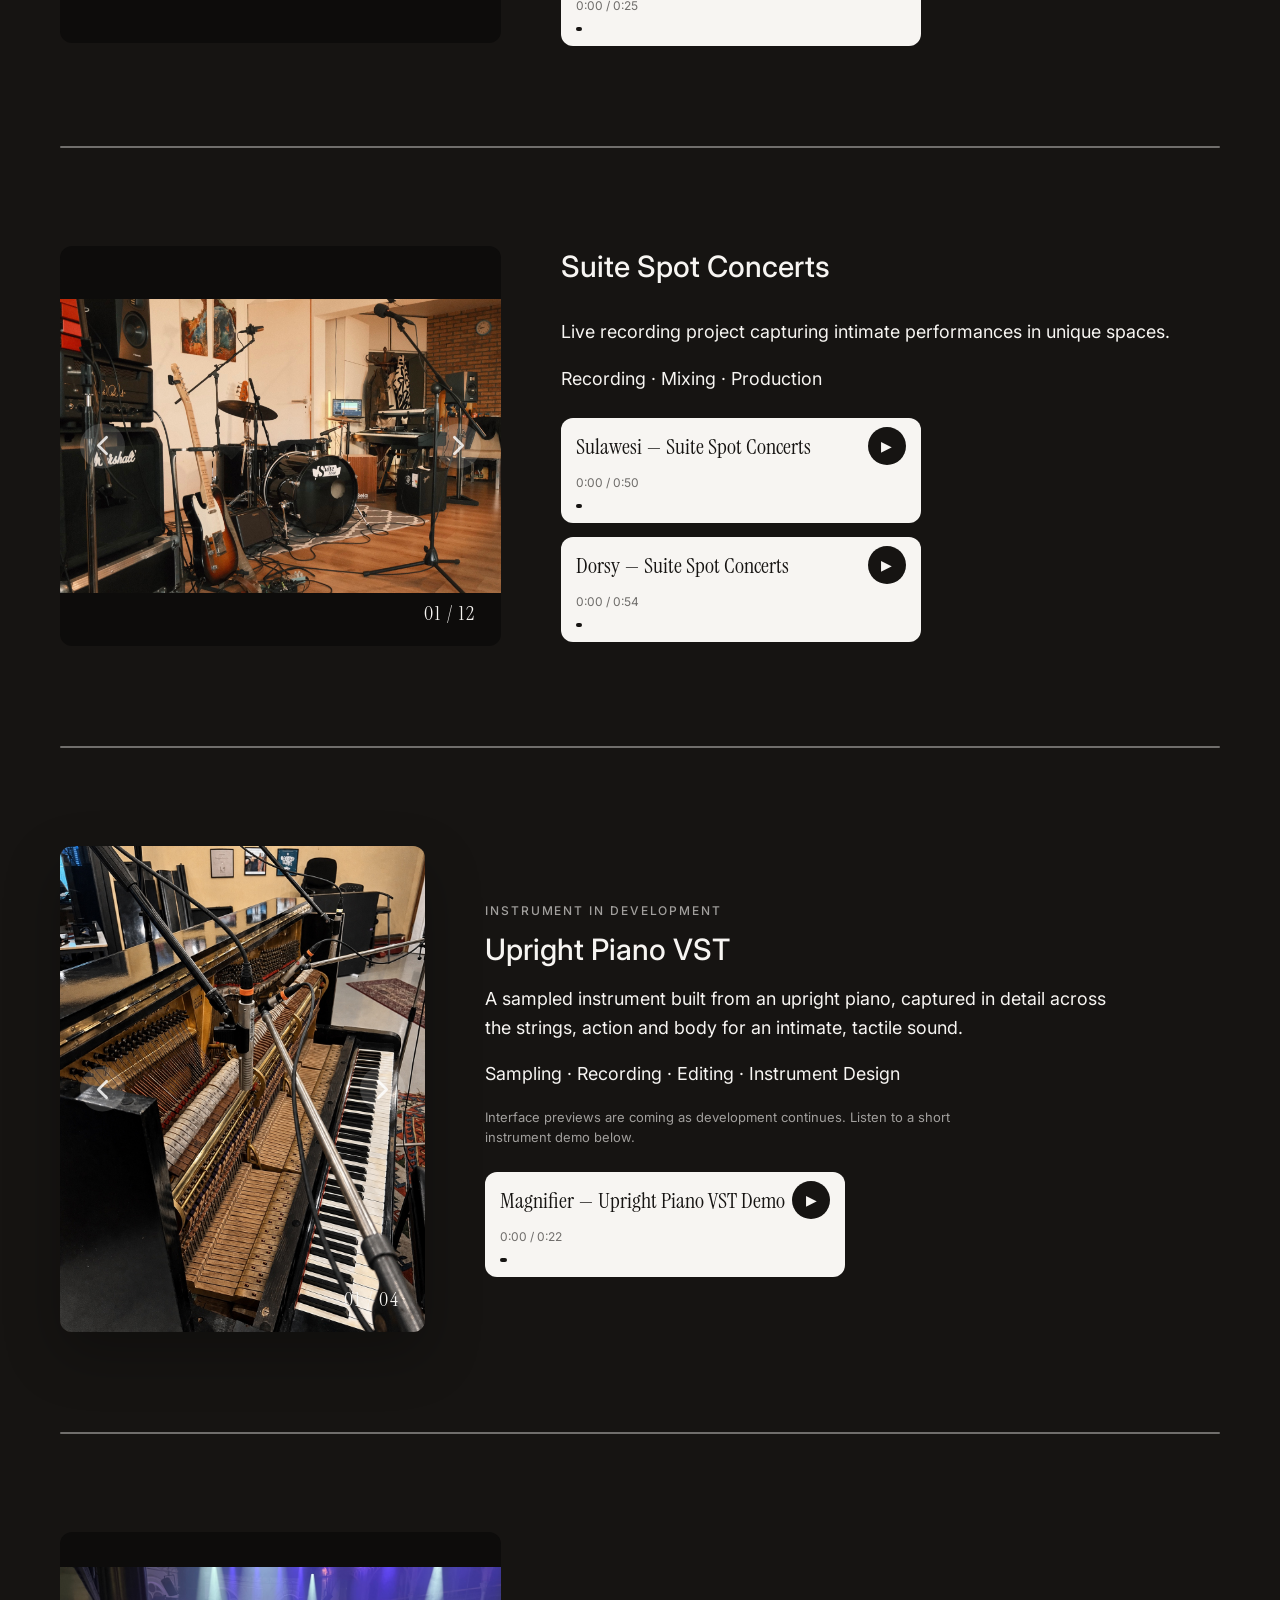
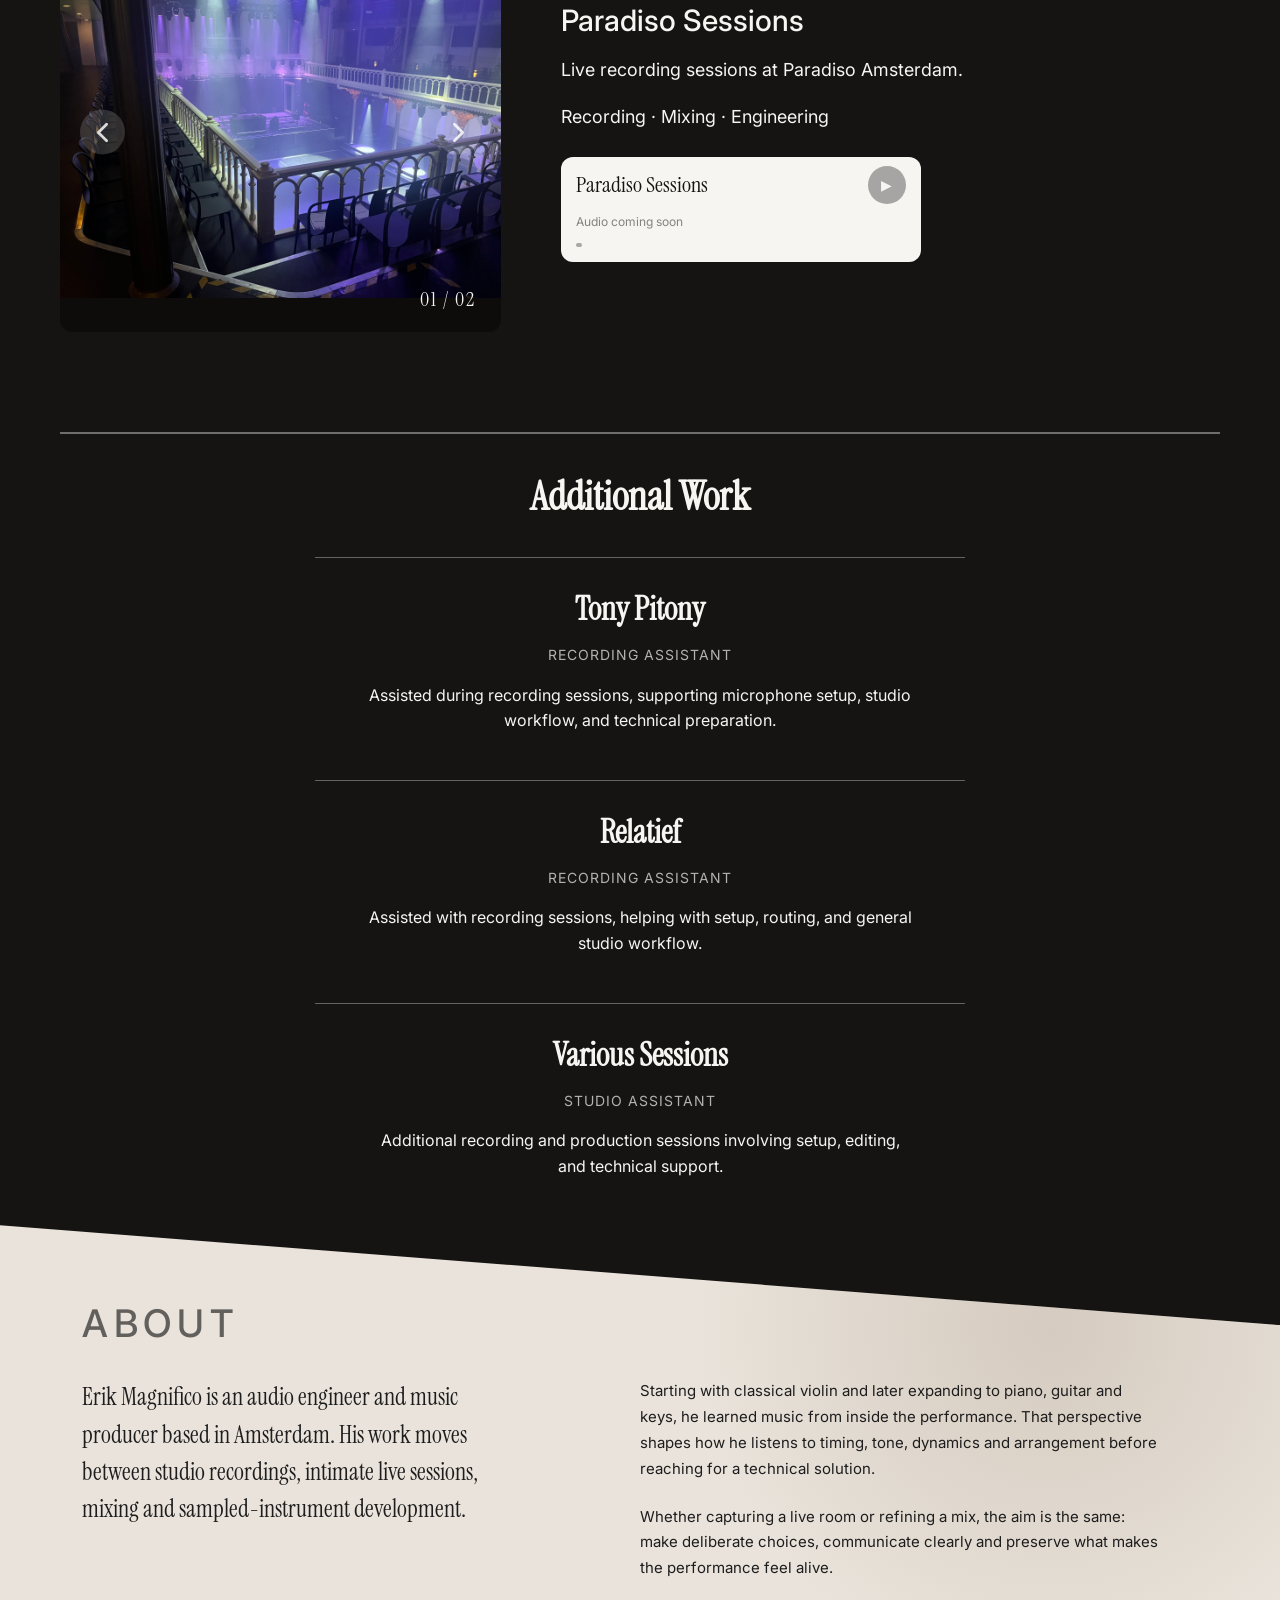
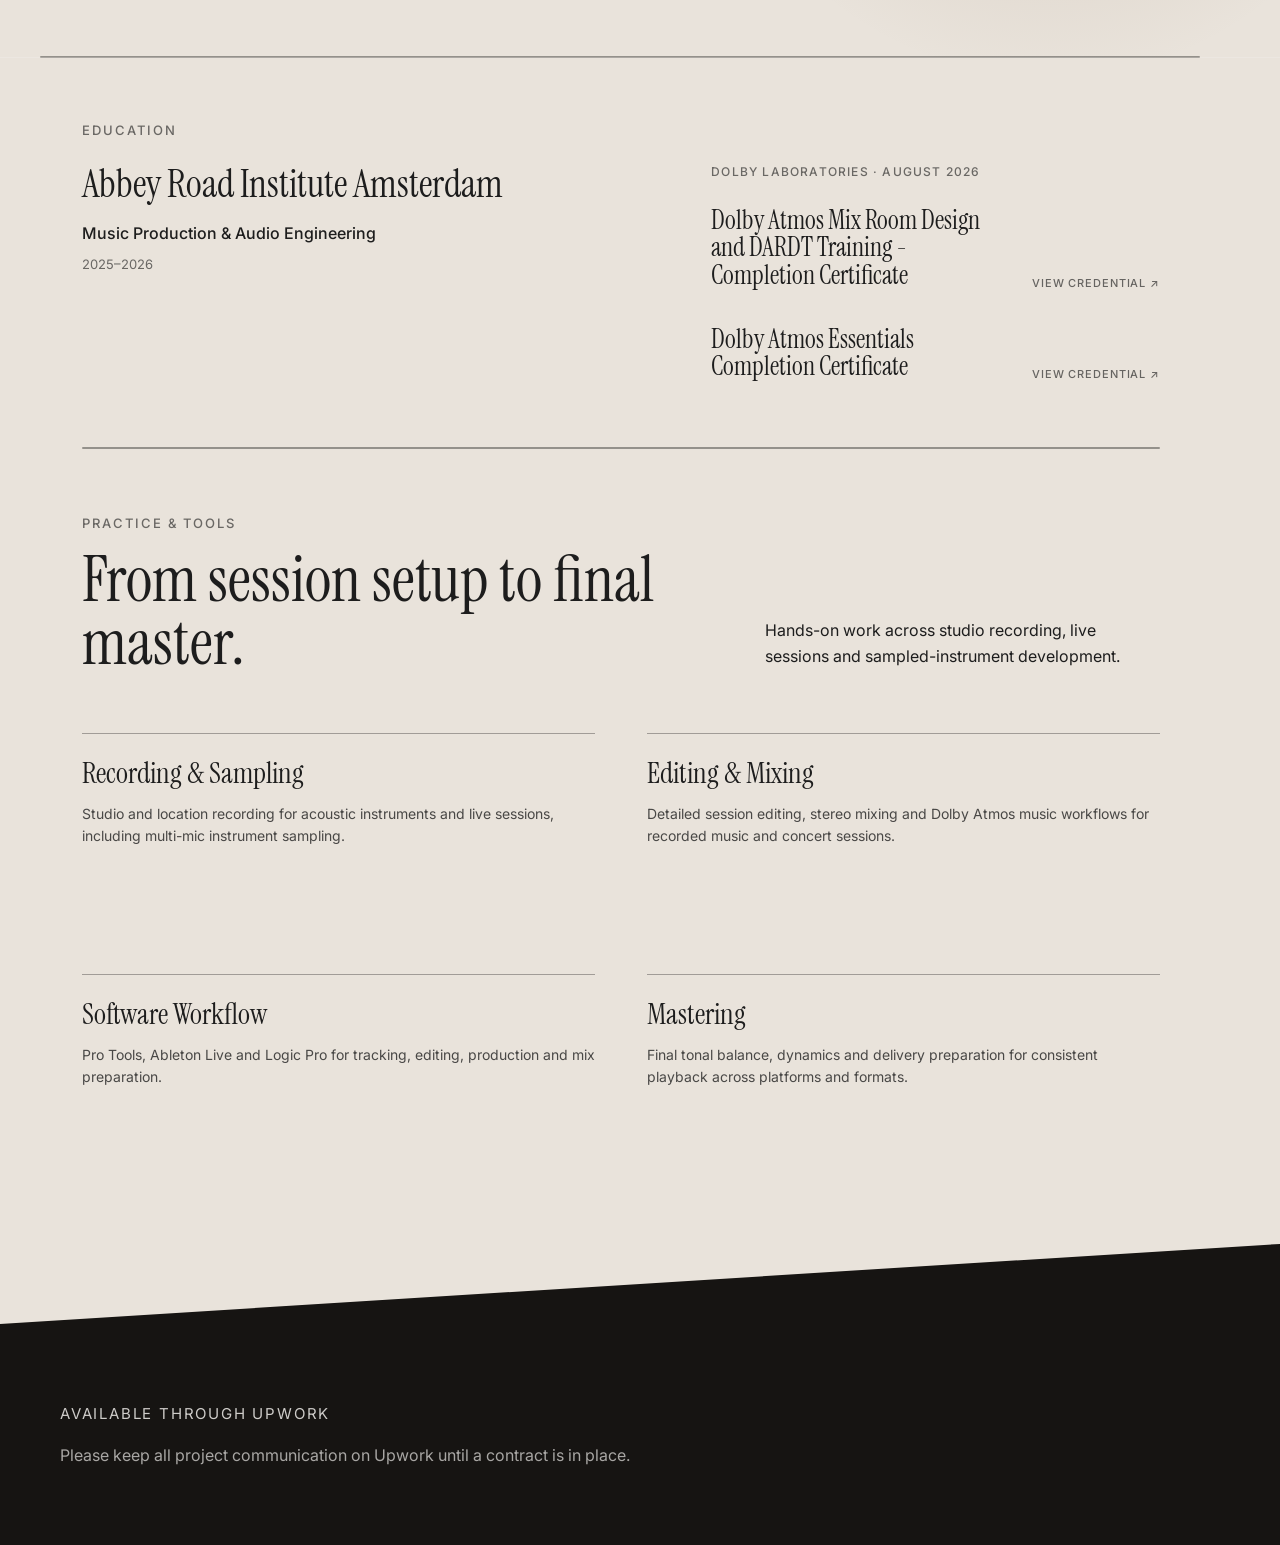
<file: upwork/index.html>
<!DOCTYPE html>
<html lang="en">

<head>

<meta charset="UTF-8">
<meta name="viewport" content="width=device-width, initial-scale=1.0">

<title>Erik Magnifico | Recording, Mixing &amp; Music Production</title>

<!-- Sharing/search metadata: remove this block to undo; no visible layout changes. -->
<meta name="description" content="Recording, mixing and music production by Erik Magnifico. Explore studio sessions, live recordings and a sampled upright piano instrument in development.">
<link rel="canonical" href="https://erikmagnifico.com/upwork/">
<meta property="og:type" content="website">
<meta property="og:site_name" content="Erik Magnifico">
<meta property="og:title" content="Erik Magnifico | Recording, Mixing &amp; Music Production">
<meta property="og:description" content="Studio sessions, live recordings and music production. Explore Erik’s selected work.">
<meta property="og:url" content="https://erikmagnifico.com/upwork/">
<meta property="og:image" content="https://erikmagnifico.com/images/hero-1200.jpg">
<meta property="og:image:width" content="1200">
<meta property="og:image:height" content="800">
<meta property="og:image:alt" content="Studio recording session from Erik Magnifico’s portfolio">
<meta name="twitter:card" content="summary_large_image">
<meta name="twitter:title" content="Erik Magnifico | Recording, Mixing &amp; Music Production">
<meta name="twitter:description" content="Studio sessions, live recordings and music production by Erik Magnifico.">
<meta name="twitter:image" content="https://erikmagnifico.com/images/hero-1200.jpg">
<meta name="twitter:image:alt" content="Studio recording session from Erik Magnifico’s portfolio">
<!-- End sharing/search metadata. -->

<link rel="icon" type="image/svg+xml" href="../favicon.svg?v=2">

<link rel="stylesheet" href="../css/style.css?v=20260830-site-cleanup">

</head>


<body>

<a class="skip-link" href="#main-content">Skip to main content</a>


<header>

<nav>

<div class="logo">
    <a href="#">
        <img src="../images/em-logo.svg" alt="EM">
    </a>
</div>


<div class="nav-links">
    
<a href="#work">Work</a>
<a href="#about">About</a>
<a href="#education">Education</a>

</div>

</nav>

</header>




<main id="main-content">


<section class="hero">


<div class="hero-title">

<h1>
Erik Magnifico
</h1>

<h2 class="subtitle">
    Recording Engineer • Mixing Engineer • Music Producer
</h2>

<p>
Abbey Road Institute Amsterdam
</p>

</div>



<div class="hero-image">

    <img src="../images/hero-1600.jpg" srcset="../images/hero-800.jpg 800w, ../images/hero-1200.jpg 1200w, ../images/hero-1600.jpg 1600w, ../images/hero-2400.jpg 2400w" sizes="(max-width: 768px) calc(100vw - 40px), calc(100vw - 120px)" width="6000" height="4000" fetchpriority="high" alt="Studio session">

</div>


</section>



<div class="work-wrapper"></div>

<section id="work" class="work-preview">


<h2>
Work
</h2>

<div class="project-preview vst-project" id="vst" data-work-project="vst">


<div class="slider vst-slider">

    <img src="../images/vst-session/vst-session-web-01.jpg" class="slide active vst-session-photo" alt="Upright piano prepared with microphones for the VST sampling session, image 1 of 4" loading="lazy" decoding="async">

    <img src="../images/vst-session/vst-session-web-02.jpg" class="slide vst-session-photo" alt="Open upright piano action and microphone setup during the VST sampling session, image 2 of 4" loading="lazy" decoding="async">

    <img src="../images/vst-session/vst-session-web-03.jpg" class="slide vst-session-photo" alt="Rear microphone placement on the upright piano during the VST sampling session, image 3 of 4" loading="lazy" decoding="async">

    <img src="../images/vst-session/vst-session-web-04.jpg" class="slide vst-session-photo" alt="Microphone positioned behind the upright piano during the VST sampling session, image 4 of 4" loading="lazy" decoding="async">

    <!-- Add VST interface screenshots here as additional .slide images. -->

    <div class="slide-counter">
        01 / 04
    </div>

<button class="prev" type="button" aria-label="Previous image in the Upright Piano VST gallery">
    <svg viewBox="0 0 24 24" aria-hidden="true" focusable="false">
        <path d="M15 18l-6-6 6-6"/>
    </svg>
</button>

<button class="next" type="button" aria-label="Next image in the Upright Piano VST gallery">
    <svg viewBox="0 0 24 24" aria-hidden="true" focusable="false">
        <path d="M9 18l6-6-6-6"/>
    </svg>
</button>

</div>


<div class="vst-project-copy">

<p class="project-kicker">Instrument in development</p>

<h3>
Upright Piano VST
</h3>


<p>
A sampled instrument built from an upright piano, captured in detail
across the strings, action and body for an intimate, tactile sound.
</p>


<p>
Sampling · Recording · Editing · Instrument Design
</p>

<p class="vst-interface-note">
Interface previews are coming as development continues. Listen to a short instrument demo below.
</p>


<div class="custom-player" data-track-title="Magnifier — Upright Piano VST Demo">

    <audio class="audio-file" preload="metadata">
        <source src="../audio/magnifier-vst-demo.wav" type="audio/wav">
    </audio>

    <div class="player-top">
        <div class="player-title">Magnifier — Upright Piano VST Demo</div>
        <button class="play-button" type="button" aria-label="Play Magnifier — Upright Piano VST Demo">▶</button>
    </div>

    <div class="player-time">0:00 / 0:00</div>

    <div class="progress-container" role="slider" tabindex="0" aria-label="Magnifier VST demo audio position" aria-valuemin="0" aria-valuemax="100" aria-valuenow="0" aria-valuetext="0:00 of 0:00">
        <div class="progress-bar"></div>
    </div>

</div>


</div>


</div>

<!-- Zoey Hernandez project on hold. Remove this comment wrapper to restore it.
<div class="project-preview" data-project="zoey-hernandez">


<div class="slider">

    <img src="../images/zoey-01.jpg" class="slide active" alt="Zoey Hernandez production">

    <img src="../images/zoey-02.jpg" class="slide" alt="Zoey Hernandez production">

    <img src="../images/zoey-03.jpg" class="slide" alt="Zoey Hernandez production">

    <div class="slide-counter">
        01 / 03
    </div>

<button class="prev" type="button" aria-label="Previous image in the Zoey Hernandez gallery">
    <svg viewBox="0 0 24 24" aria-hidden="true" focusable="false">
        <path d="M15 18l-6-6 6-6"/>
    </svg>
</button>

<button class="next" type="button" aria-label="Next image in the Zoey Hernandez gallery">
    <svg viewBox="0 0 24 24" aria-hidden="true" focusable="false">
        <path d="M9 18l6-6-6-6"/>
    </svg>
</button>

</div>


<div>

<h3>
Single Production — Zoey Hernandez
</h3>


<p>
Collaborative songwriting and production project developed
from the initial idea through recording and mixing.
</p>


<p>
Songwriting · Production · Mixing
</p>

<div class="custom-player audio-unavailable" data-track-title="Zoey Hernandez — Single Production">

    <audio class="audio-file"></audio>

    <div class="player-top">
        <div class="player-title">Zoey Hernandez — Single Production</div>
        <button class="play-button" type="button" aria-label="Audio coming soon for Zoey Hernandez — Single Production" disabled>▶</button>
    </div>

    <div class="player-time">Audio coming soon</div>

    <div class="progress-container" role="slider" tabindex="-1" aria-label="Zoey Hernandez audio position" aria-disabled="true" aria-valuemin="0" aria-valuemax="100" aria-valuenow="0" aria-valuetext="Audio coming soon">
        <div class="progress-bar"></div>
    </div>

</div>


</div>


</div>

-->

<div class="project-preview" id="dorsy" data-work-project="dorsy">


<div class="slider dorsy-slider">

    <img src="../images/dorsy-session/dorsy-session-01-control-room.jpg" class="slide active" alt="Dorsy team working together at the studio console, image 1 of 11" loading="lazy" decoding="async">

    <img src="../images/dorsy-session/dorsy-session-02-2935.jpg" class="slide" alt="Close view of the analogue studio console during the Dorsy session, image 2 of 11" loading="lazy" decoding="async">

    <img src="../images/dorsy-session/dorsy-session-03-2942.jpg" class="slide" alt="Wide view of the Dorsy control room and recording console, image 3 of 11" loading="lazy" decoding="async">

    <img src="../images/dorsy-session/dorsy-session-04-2946.jpg" class="slide" alt="Microphone setup in the live room for the Dorsy recording, image 4 of 11" loading="lazy" decoding="async">

    <img src="../images/dorsy-session/dorsy-session-05-2949.jpg" class="slide" alt="Drum kit and microphone setup during the Dorsy recording, image 5 of 11" loading="lazy" decoding="async">

    <img src="../images/dorsy-session/dorsy-session-06-2951.jpg" class="slide" alt="Studio tape machine during the Dorsy recording session, image 6 of 11" loading="lazy" decoding="async">

    <img src="../images/dorsy-session/dorsy-session-07-2960.jpg" class="slide" alt="Engineer working at the console during the Dorsy session, image 7 of 11" loading="lazy" decoding="async">

    <img src="../images/dorsy-session/dorsy-session-08-2962.jpg" class="slide" alt="Dorsy team in the control room during recording, image 8 of 11" loading="lazy" decoding="async">

    <img src="../images/dorsy-session/dorsy-session-09-5794.jpg" class="slide" alt="Engineer listening at the studio console during the Dorsy session, image 9 of 11" loading="lazy" decoding="async">

    <img src="../images/dorsy-session/dorsy-session-10-6650.jpg" class="slide" alt="Group listening together at the console during the Dorsy session, image 10 of 11" loading="lazy" decoding="async">

    <video class="slide dorsy-video" controls preload="metadata" playsinline aria-label="Dorsy studio-session video, item 11 of 11">
        <source src="../video/dorsy-session-01.m4v" type="video/mp4">
    </video>

    <div class="slide-counter">
        01 / 11
    </div>

<button class="prev" type="button" aria-label="Previous image in the Dorsy gallery">
    <svg viewBox="0 0 24 24" aria-hidden="true" focusable="false">
        <path d="M15 18l-6-6 6-6"/>
    </svg>
</button>


<button class="next" type="button" aria-label="Next image in the Dorsy gallery">
    <svg viewBox="0 0 24 24" aria-hidden="true" focusable="false">
        <path d="M9 18l6-6-6-6"/>
    </svg>
</button>


</div>



<div>

<h3>
Dorsy — Studio Recording
</h3>


<p>
Analogue studio recording project developed around an organic,
performance-focused approach.
</p>


<p>
Production · Recording · Neve VR Legend · Studer Tape
</p>

<div class="project-audio-list" aria-label="Dorsy recordings">

<div class="custom-player" data-track-title="Oh Night, Oh Moon — Dorsy">

    <audio class="audio-file" preload="metadata">
        <source src="../audio/oh-night-oh-moon-preview.wav" type="audio/wav">
    </audio>

    <div class="player-top">

        <div class="player-title">Oh Night, Oh Moon — Dorsy</div>

        <button class="play-button" type="button" aria-label="Play Oh Night, Oh Moon — Dorsy">
            ▶
        </button>

    </div>


    <div class="player-time">
        0:00 / 0:00
    </div>


    <div class="progress-container" role="slider" tabindex="0" aria-label="Oh Night, Oh Moon audio position" aria-valuemin="0" aria-valuemax="100" aria-valuenow="0" aria-valuetext="0:00 of 0:00">

        <div class="progress-bar"></div>

    </div>


</div>

<div class="custom-player" data-track-title="Dream to Hope — Dorsy">

    <audio class="audio-file" preload="metadata">
        <source src="../audio/dream-to-hope-preview.wav" type="audio/wav">
    </audio>

    <div class="player-top">
        <div class="player-title">Dream to Hope — Dorsy</div>
        <button class="play-button" type="button" aria-label="Play Dream to Hope — Dorsy">▶</button>
    </div>

    <div class="player-time">0:00 / 0:00</div>

    <div class="progress-container" role="slider" tabindex="0" aria-label="Dream to Hope audio position" aria-valuemin="0" aria-valuemax="100" aria-valuenow="0" aria-valuetext="0:00 of 0:00">
        <div class="progress-bar"></div>
    </div>

</div>

</div>

</div>


</div>

<div class="project-preview" id="suite-spot" data-work-project="suite-spot">


<div class="slider">

    <img src="../images/suitespot-05.jpg" class="slide active" alt="Suite Spot Concerts recording session, image 1 of 12" loading="lazy" decoding="async">

    <img src="../images/suitespot-01.jpg" class="slide" alt="Suite Spot Concerts recording session, image 2 of 12" loading="lazy" decoding="async">

    <img src="../images/suitespot-02.jpg" class="slide" alt="Suite Spot Concerts recording session, image 3 of 12" loading="lazy" decoding="async">

    <img src="../images/suitespot-03.jpg" class="slide" alt="Suite Spot Concerts recording session, image 4 of 12" loading="lazy" decoding="async">

    <img src="../images/suitespot-04.jpg" class="slide" alt="Suite Spot Concerts recording session, image 5 of 12" loading="lazy" decoding="async">

    <img src="../images/suitespot-06.jpg" class="slide" alt="Suite Spot Concerts recording session, image 6 of 12" loading="lazy" decoding="async">

    <img src="../images/suitespot-07.jpg" class="slide" alt="Suite Spot Concerts recording session, image 7 of 12" loading="lazy" decoding="async">

    <img src="../images/suitespot-08.jpg" class="slide" alt="Suite Spot Concerts recording session, image 8 of 12" loading="lazy" decoding="async">

    <img src="../images/suitespot-09.jpg" class="slide" alt="Suite Spot Concerts recording session, image 9 of 12" loading="lazy" decoding="async">

    <img src="../images/suitespot-10.jpg" class="slide" alt="Suite Spot Concerts recording session, image 10 of 12" loading="lazy" decoding="async">

    <img src="../images/suitespot-11.jpg" class="slide" alt="Suite Spot Concerts recording session, image 11 of 12" loading="lazy" decoding="async">

    <img src="../images/suitespot-12.jpg" class="slide" alt="Suite Spot Concerts recording session, image 12 of 12" loading="lazy" decoding="async">

    <div class="slide-counter">
        01 / 12
    </div>
    
<button class="prev" type="button" aria-label="Previous image in the Suite Spot Concerts gallery">
    <svg viewBox="0 0 24 24" aria-hidden="true" focusable="false">
        <path d="M15 18l-6-6 6-6"/>
    </svg>
</button>

<button class="next" type="button" aria-label="Next image in the Suite Spot Concerts gallery">
    <svg viewBox="0 0 24 24" aria-hidden="true" focusable="false">
        <path d="M9 18l6-6-6-6"/>
    </svg>
</button>

</div>


<div>

<div class="project-heading-row">

<h3>Suite Spot Concerts</h3>

</div>


<p>
Live recording project capturing intimate performances
in unique spaces.
</p>


<p>
Recording · Mixing · Production
</p>

<div class="project-audio-list" aria-label="Suite Spot Concerts recordings">

<div class="custom-player" data-track-title="Sulawesi — Suite Spot Concerts">

    <audio class="audio-file" preload="metadata">
        <source src="../audio/sulawesi-suitespot.mp3" type="audio/mpeg">
    </audio>

    <div class="player-top">
        <div class="player-title">Sulawesi — Suite Spot Concerts</div>
        <button class="play-button" type="button" aria-label="Play Sulawesi — Suite Spot Concerts">▶</button>
    </div>

    <div class="player-meta">
        <div class="player-time">0:00 / 0:00</div>
    </div>

    <div class="progress-container" role="slider" tabindex="0" aria-label="Sulawesi audio position" aria-valuemin="0" aria-valuemax="100" aria-valuenow="0" aria-valuetext="0:00 of 0:00">
        <div class="progress-bar"></div>
    </div>

</div>

<div class="custom-player" data-track-title="Dorsy — Suite Spot Concerts">

    <audio class="audio-file" preload="metadata">
        <source src="../audio/dorsy-suitespot.mp3" type="audio/mpeg">
    </audio>

    <div class="player-top">
        <div class="player-title">Dorsy — Suite Spot Concerts</div>
        <button class="play-button" type="button" aria-label="Play Dorsy — Suite Spot Concerts">▶</button>
    </div>

    <div class="player-meta">
        <div class="player-time">0:00 / 0:00</div>
    </div>

    <div class="progress-container" role="slider" tabindex="0" aria-label="Dorsy Suite Spot audio position" aria-valuemin="0" aria-valuemax="100" aria-valuenow="0" aria-valuetext="0:00 of 0:00">
        <div class="progress-bar"></div>
    </div>

</div>

</div>

</div>


</div>


<div class="project-preview" id="paradiso" data-work-project="paradiso">


<div class="slider">

    <img src="../images/paradiso-01.jpg" class="slide active" alt="Paradiso recording" loading="lazy" decoding="async">

    <img src="../images/paradiso-02.jpg" class="slide" alt="Paradiso control room mixing console" loading="lazy" decoding="async">

    <div class="slide-counter">
        01 / 02
    </div>

<button class="prev" type="button" aria-label="Previous image in the Paradiso Sessions gallery">
    <svg viewBox="0 0 24 24" aria-hidden="true" focusable="false">
        <path d="M15 18l-6-6 6-6"/>
    </svg>
</button>

<button class="next" type="button" aria-label="Next image in the Paradiso Sessions gallery">
    <svg viewBox="0 0 24 24" aria-hidden="true" focusable="false">
        <path d="M9 18l6-6-6-6"/>
    </svg>
</button>

</div>


<div>

<h3>
Paradiso Sessions
</h3>


<p>
Live recording sessions at Paradiso Amsterdam.
</p>


<p>
Recording · Mixing · Engineering
</p>

<div class="custom-player audio-unavailable" data-track-title="Paradiso Sessions">

    <audio class="audio-file"></audio>

    <div class="player-top">
        <div class="player-title">Paradiso Sessions</div>
        <button class="play-button" type="button" aria-label="Audio coming soon for Paradiso Sessions" disabled>▶</button>
    </div>

    <div class="player-time">Audio coming soon</div>

    <div class="progress-container" role="slider" tabindex="-1" aria-label="Paradiso Sessions audio position" aria-disabled="true" aria-valuemin="0" aria-valuemax="100" aria-valuenow="0" aria-valuetext="Audio coming soon">
        <div class="progress-bar"></div>
    </div>

</div>


</div>

</div>


<!-- Additional Work -->

<div class="additional-work">

    <h3>Additional Work</h3>


    <div class="additional-entry">

        <h4>Tony Pitony</h4>

        <p class="role">
            Recording Assistant
        </p>

        <p>
            Assisted during recording sessions, supporting microphone setup, studio workflow, and technical preparation.
        </p>

    </div>



    <div class="additional-entry">

        <h4>Relatief</h4>

        <p class="role">
            Recording Assistant
        </p>

        <p>
            Assisted with recording sessions, helping with setup, routing, and general studio workflow.
        </p>

    </div>



    <div class="additional-entry">

        <h4>Various Sessions</h4>

        <p class="role">
            Studio Assistant
        </p>

        <p>
            Additional recording and production sessions involving setup, editing, and technical support.
        </p>

    </div>


</div>


</section>







<section id="about" class="about-preview neutral-section">

<div class="about-layout">
    <header class="about-heading">
        <h2 class="about-kicker">About</h2>
    </header>

    <div class="about-copy">
        <p class="about-lead">
            Erik Magnifico is an audio engineer and music producer based in Amsterdam. His work moves between studio recordings, intimate live sessions, mixing and sampled-instrument development.
        </p>

        <p>
            Starting with classical violin and later expanding to piano, guitar and keys, he learned music from inside the performance. That perspective shapes how he listens to timing, tone, dynamics and arrangement before reaching for a technical solution.
        </p>

        <p>
            Whether capturing a live room or refining a mix, the aim is the same: make deliberate choices, communicate clearly and preserve what makes the performance feel alive.
        </p>

    </div>
</div>


</section>







<section id="education" class="education-preview neutral-section">

<header class="education-heading">
    <h2 class="education-kicker">Education</h2>
</header>

<div class="education-grid">
    <article class="education-program">
        <h3>Abbey Road Institute Amsterdam</h3>
        <p class="education-program-name">Music Production &amp; Audio Engineering</p>
        <p class="education-year">2025–2026</p>
    </article>

    <div class="education-certificates" aria-label="Dolby Laboratories certificates">
        <p class="education-group-label">Dolby Laboratories · August 2026</p>

        <a class="education-certificate" href="https://learning.dolby.com/mod/multitencertificate/certificate.php/MTZfMTYxNDJfTWVsMldpbiMyMDIyI0xpbmtkaW4" target="_blank" rel="noopener noreferrer">
            <span class="education-certificate-name">Dolby Atmos Mix Room Design and DARDT Training - Completion Certificate</span>
            <span class="education-certificate-link">View credential <span aria-hidden="true">↗</span></span>
        </a>

        <a class="education-certificate" href="https://learning.dolby.com/mod/multitencertificate/certificate.php/Ml8xNjE0Ml9NZWwyV2luIzIwMjIjTGlua2Rpbg" target="_blank" rel="noopener noreferrer">
            <span class="education-certificate-name">Dolby Atmos Essentials Completion Certificate</span>
            <span class="education-certificate-link">View credential <span aria-hidden="true">↗</span></span>
        </a>
    </div>
</div>


</section>







<section id="technical" class="technical-preview neutral-section">

<div class="technical-heading">
    <p class="technical-kicker">Practice &amp; tools</p>
    <h2>From session setup to final master.</h2>
    <p class="technical-intro">
        Hands-on work across studio recording, live sessions and sampled-instrument development.
    </p>
</div>

<div class="technical-grid">
    <article class="technical-card">
        <h3>Recording &amp; Sampling</h3>
        <p>
            Studio and location recording for acoustic instruments and live sessions, including multi-mic instrument sampling.
        </p>
    </article>

    <article class="technical-card">
        <h3>Editing &amp; Mixing</h3>
        <p>
            Detailed session editing, stereo mixing and Dolby Atmos music workflows for recorded music and concert sessions.
        </p>
    </article>

    <article class="technical-card">
        <h3>Software Workflow</h3>
        <p>
            Pro Tools, Ableton Live and Logic Pro for tracking, editing, production and mix preparation.
        </p>
    </article>

    <article class="technical-card">
        <h3>Mastering</h3>
        <p>
            Final tonal balance, dynamics and delivery preparation for consistent playback across platforms and formats.
        </p>
    </article>
</div>


</section>



</main>


<footer class="upwork-footer">

<div class="contact-intro">

<p class="contact-kicker">Available through Upwork</p>

<p class="contact-location">
    Please keep all project communication on Upwork until a contract is in place.
</p>

</div>

</footer>


<div class="media-lightbox" role="dialog" aria-modal="true" aria-label="Media preview" aria-hidden="true" hidden>

    <button class="media-lightbox-close" type="button" aria-label="Close media preview">×</button>

    <button class="media-lightbox-nav media-lightbox-prev" type="button" aria-label="Previous media in this gallery">
        <svg viewBox="0 0 24 24" aria-hidden="true" focusable="false">
            <path d="M15 18l-6-6 6-6"/>
        </svg>
    </button>

    <div class="media-lightbox-stage"></div>

    <button class="media-lightbox-nav media-lightbox-next" type="button" aria-label="Next media in this gallery">
        <svg viewBox="0 0 24 24" aria-hidden="true" focusable="false">
            <path d="M9 18l6-6-6-6"/>
        </svg>
    </button>

    <div class="media-lightbox-counter" aria-live="polite"></div>

</div>



<script src="../js/script.js?v=20260830-work-order"></script>


</body>

</html>
</file>
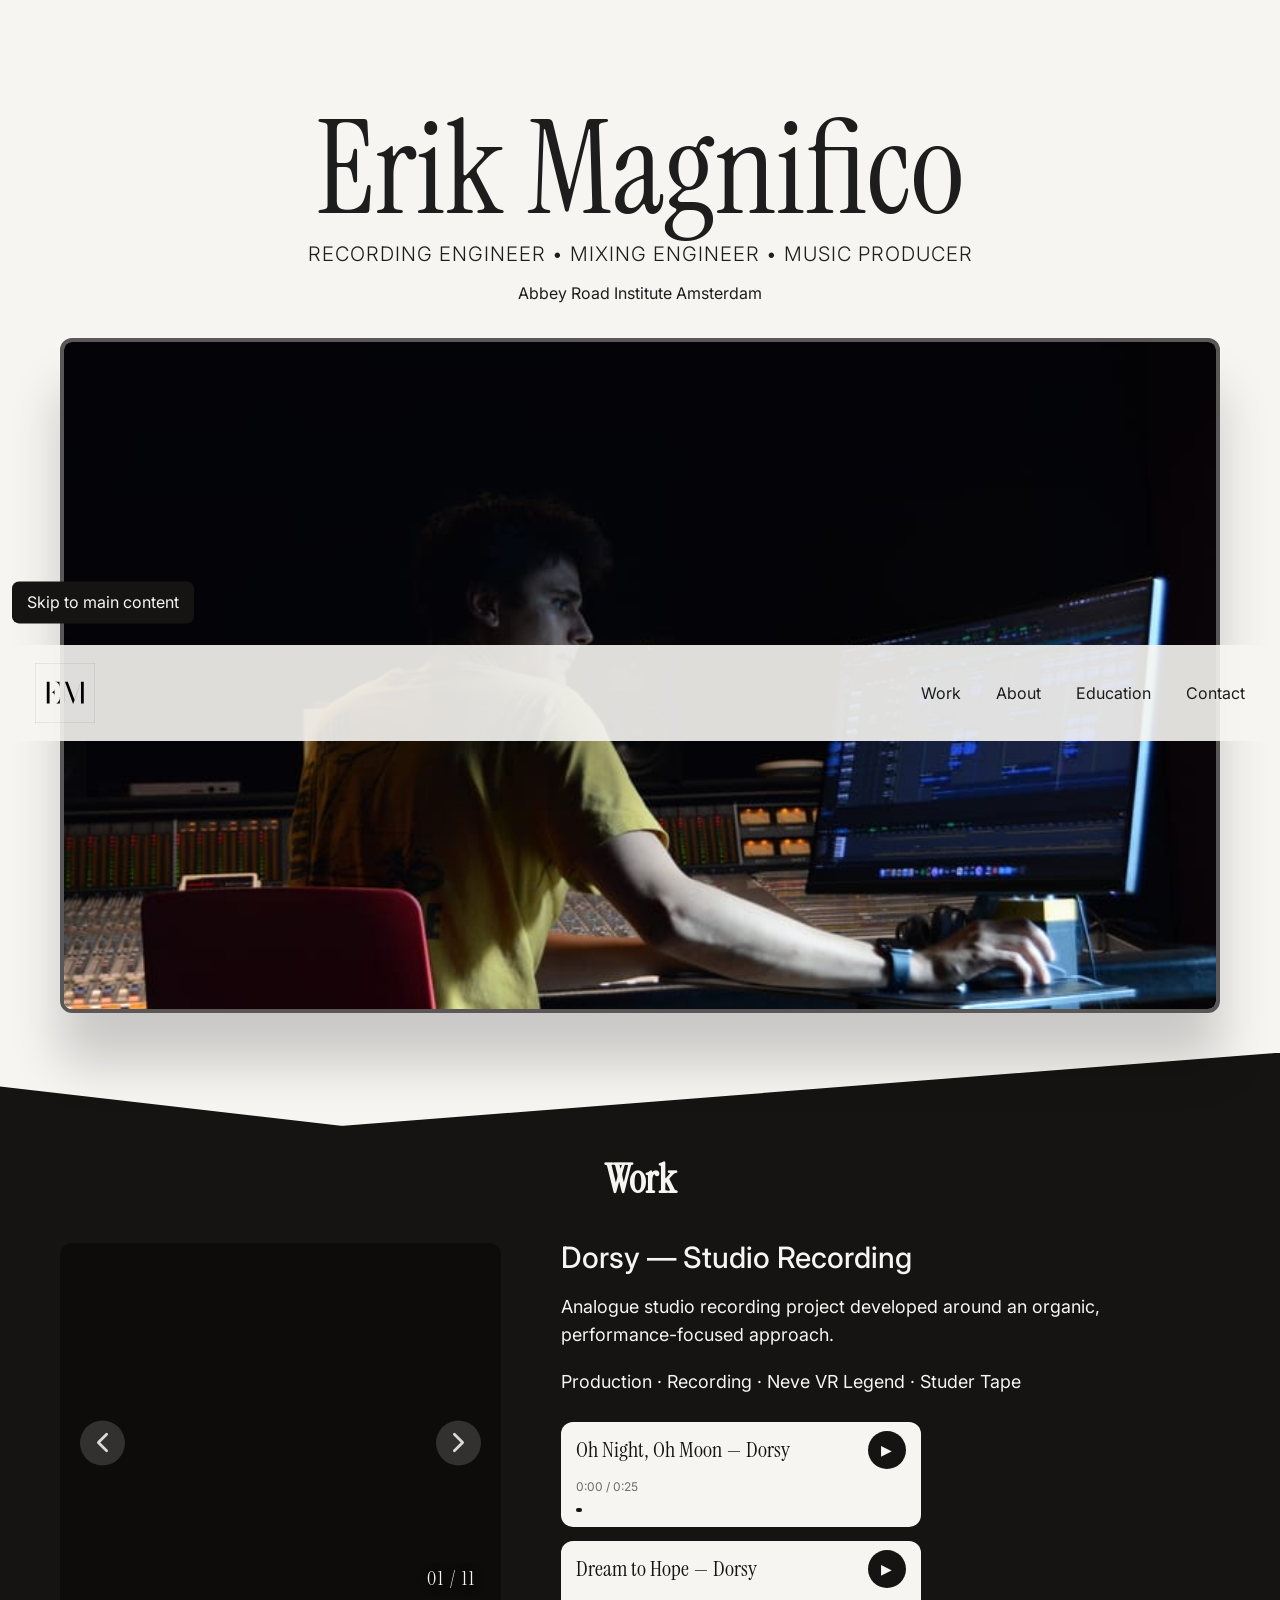
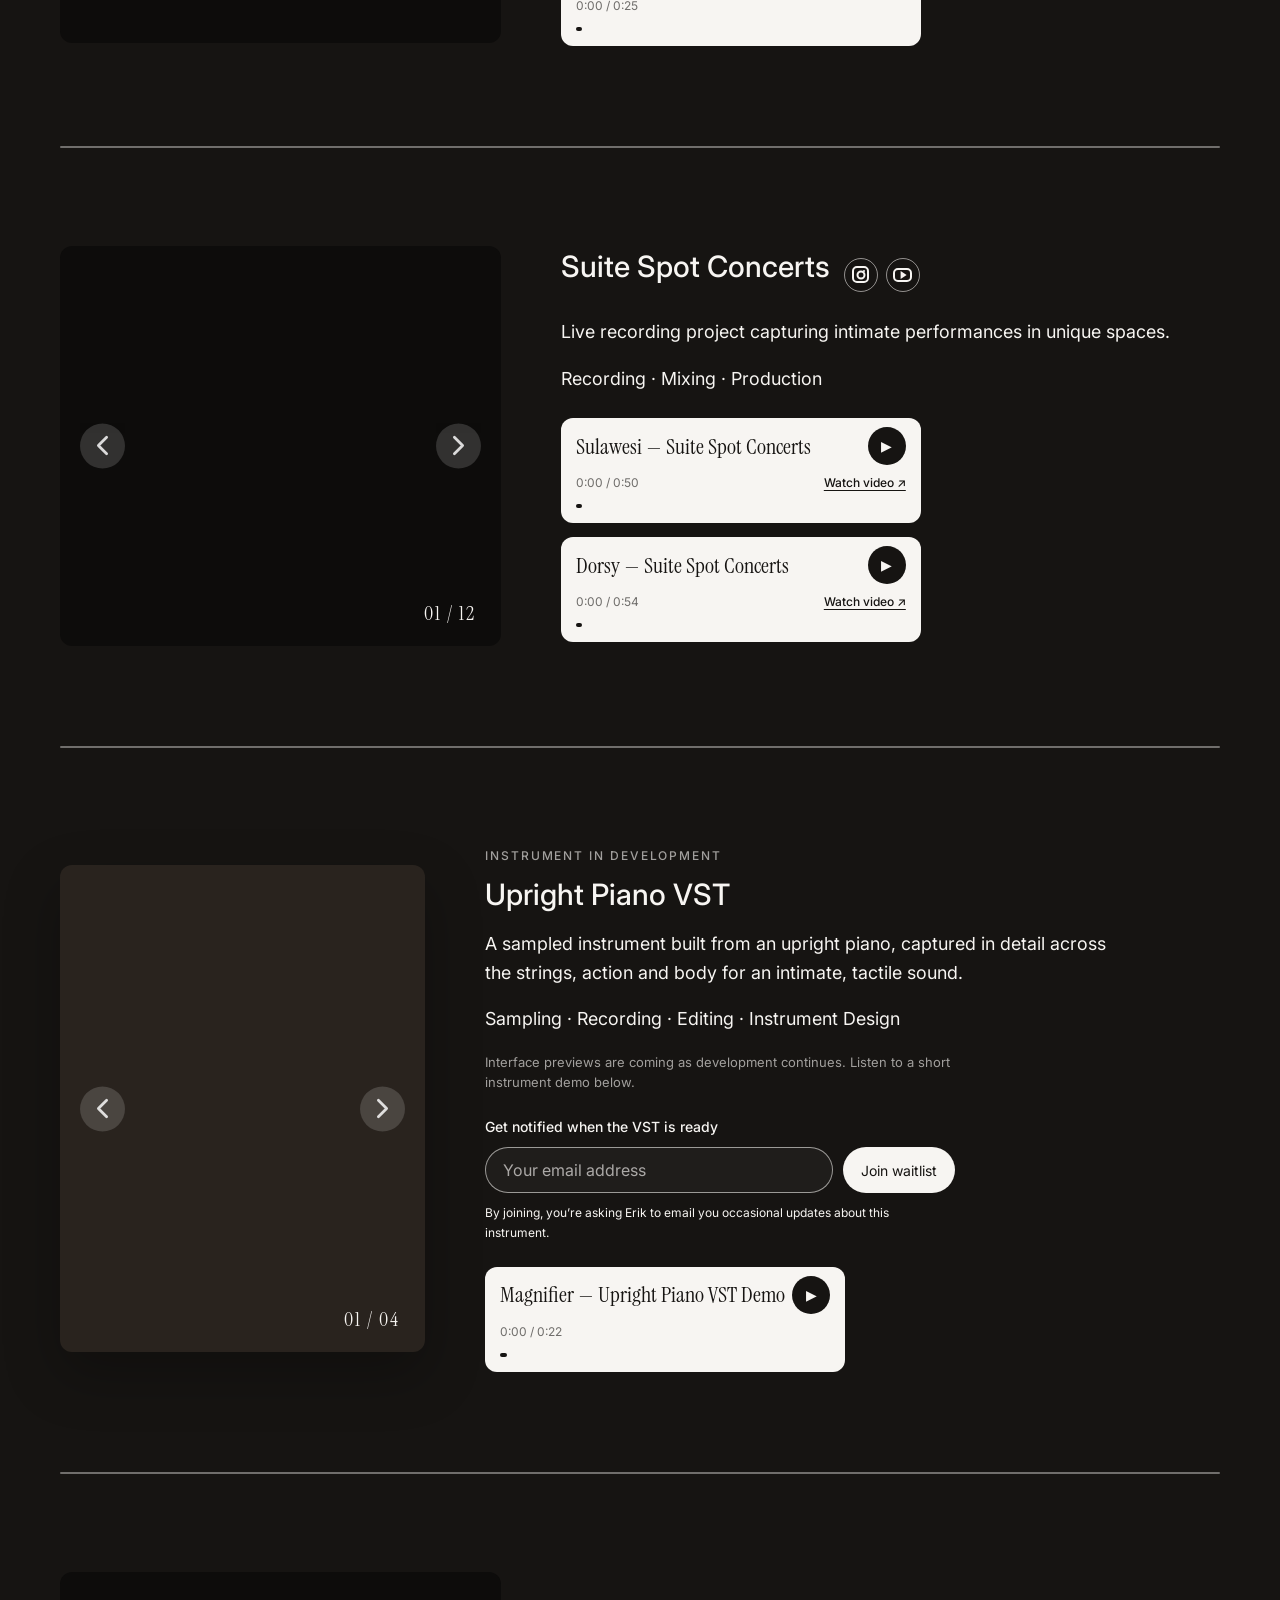
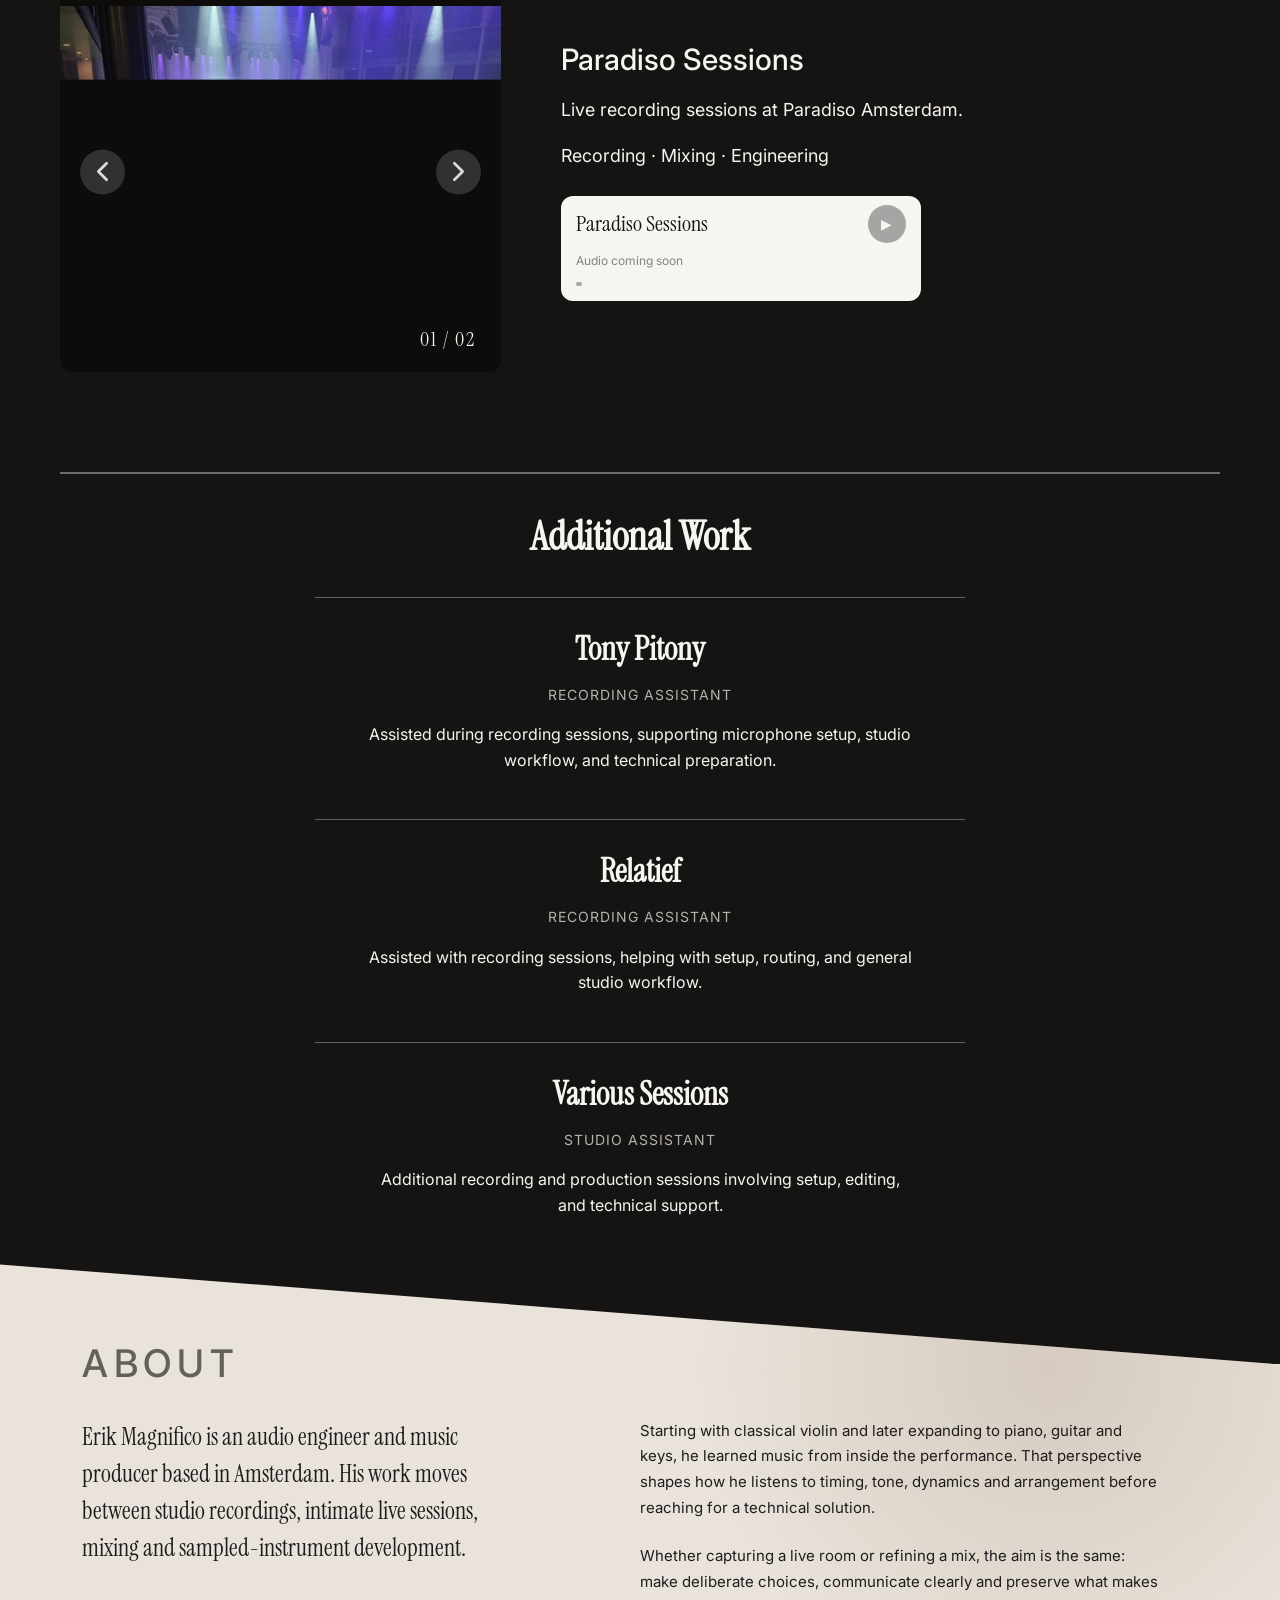
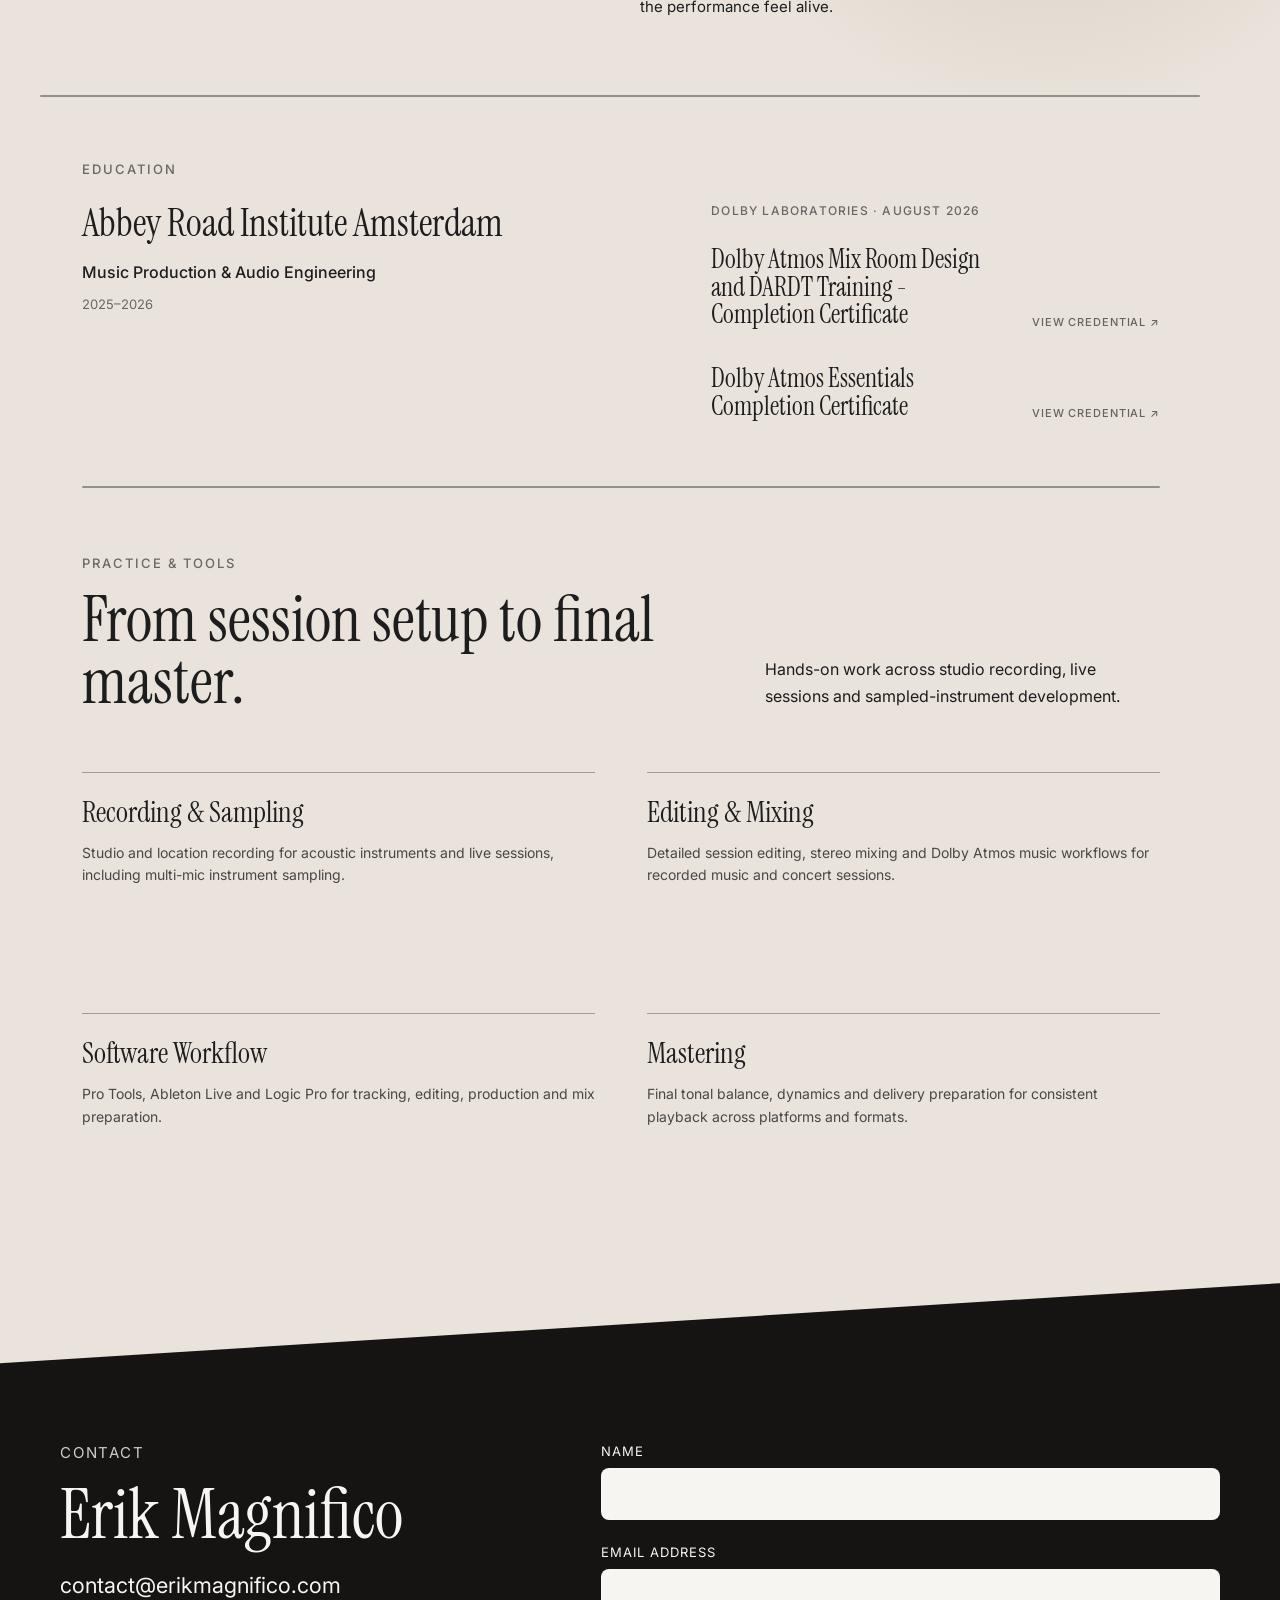
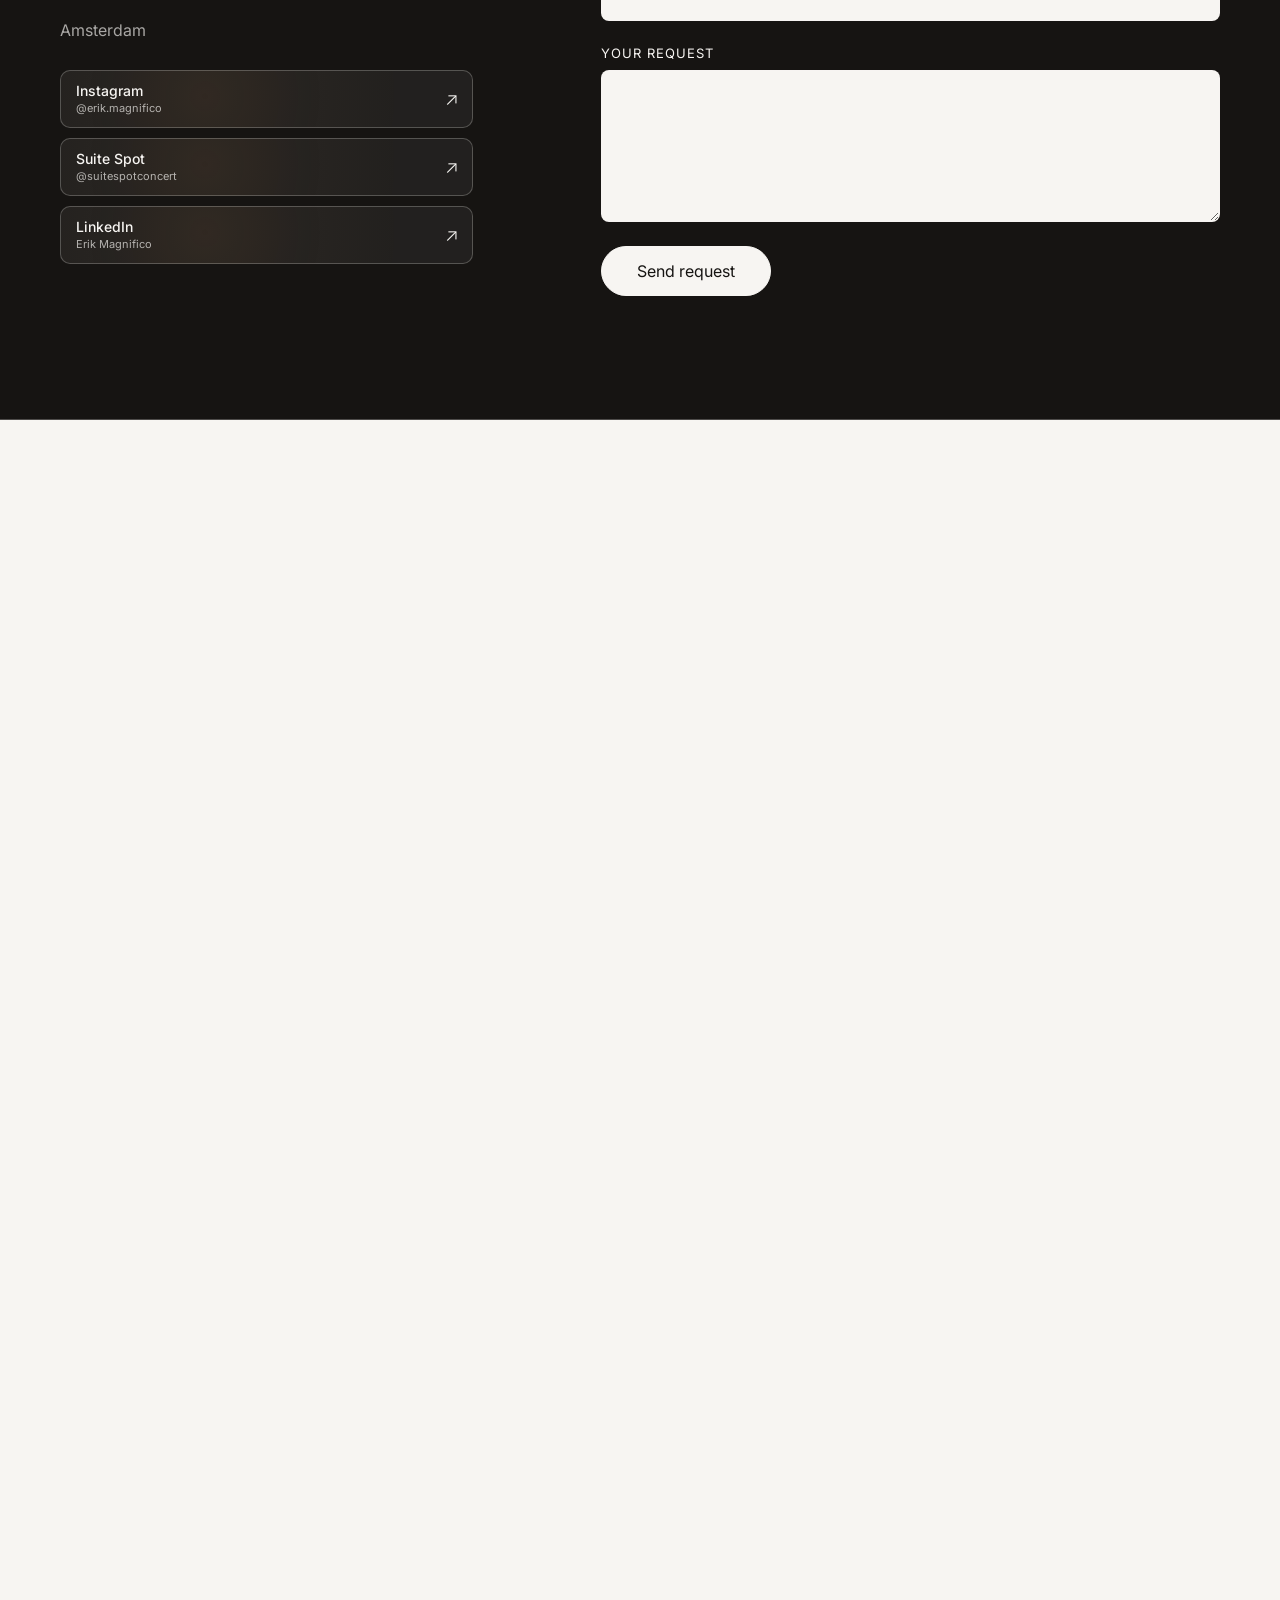
<file: about.html>
<!doctype html>
<html lang="en">
<head>
<meta charset="utf-8">
<meta name="viewport" content="width=device-width, initial-scale=1">
<meta name="robots" content="noindex">
<meta http-equiv="refresh" content="0; url=index.html#about">
<link rel="canonical" href="https://erikmagnifico.com/#about">
<title>About Erik Magnifico</title>
</head>
<body>
<p><a href="index.html#about">Continue to About</a></p>
</body>
</html>
</file>
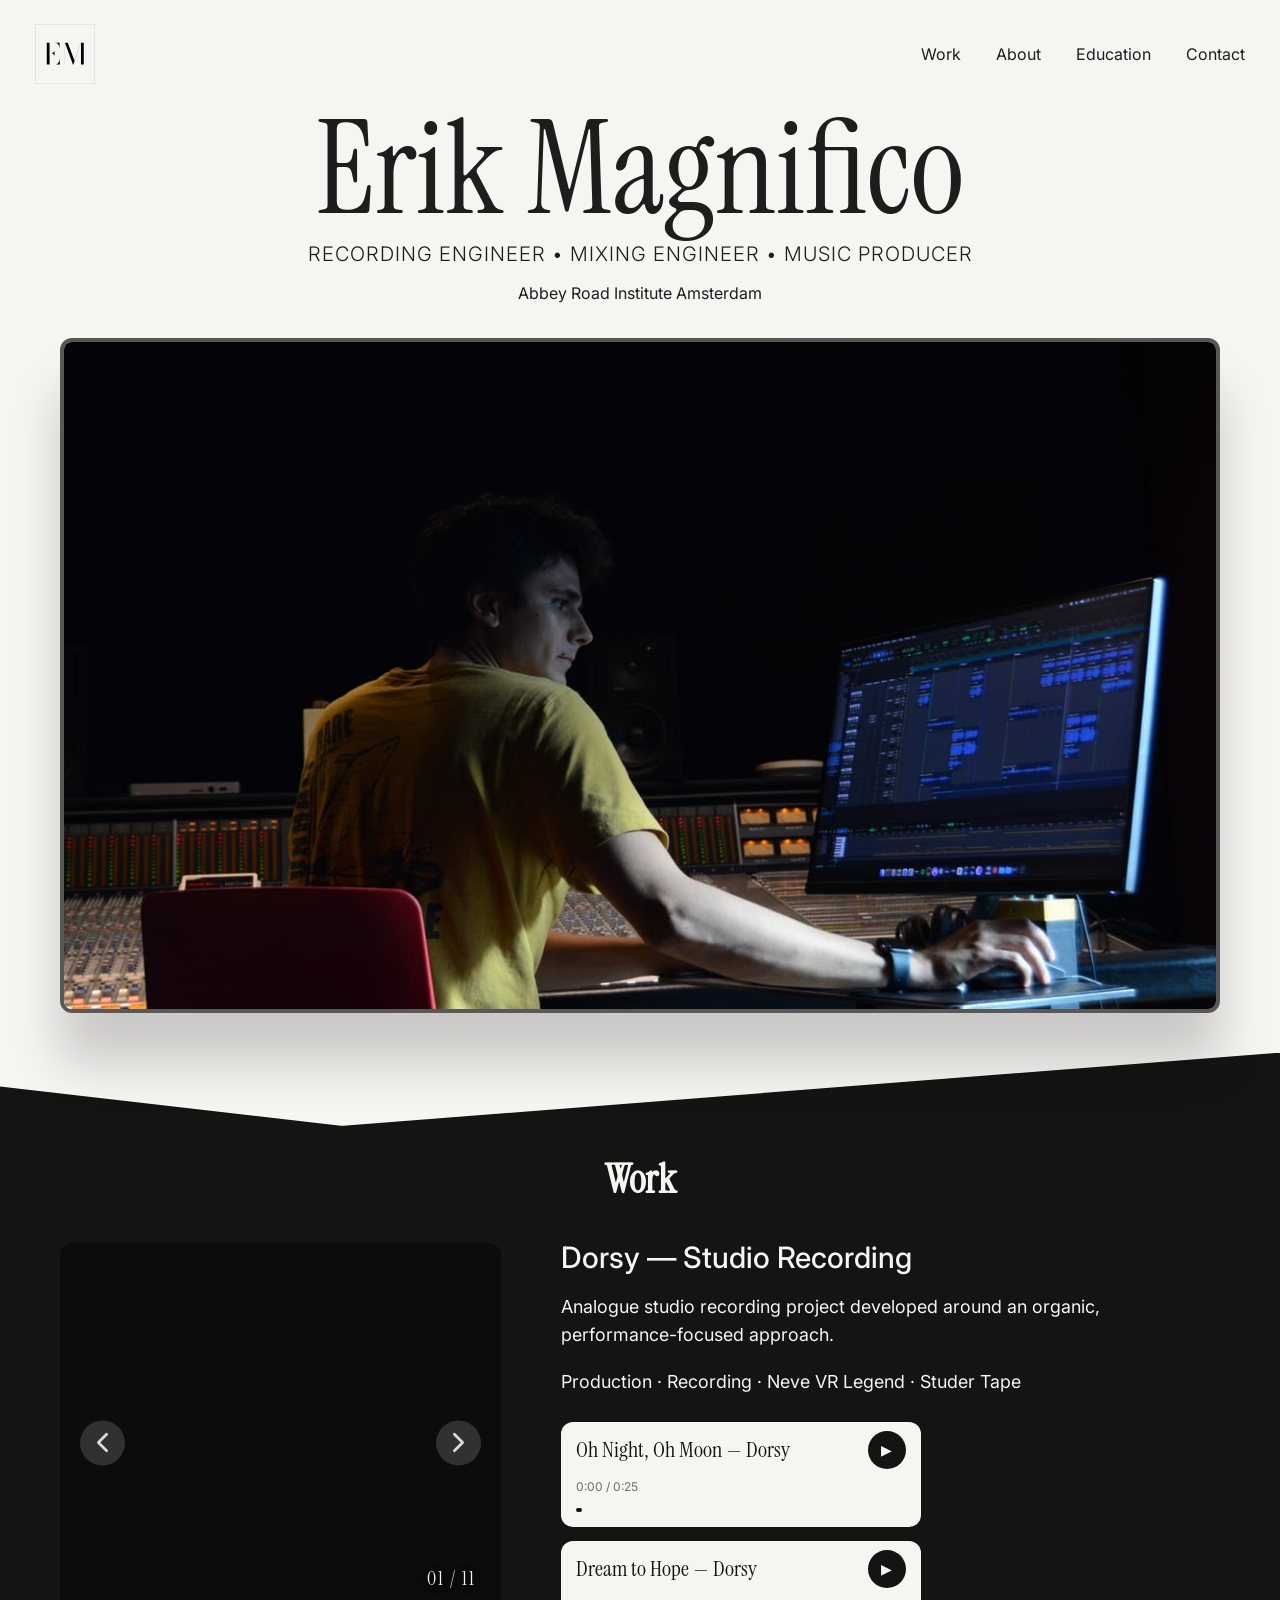
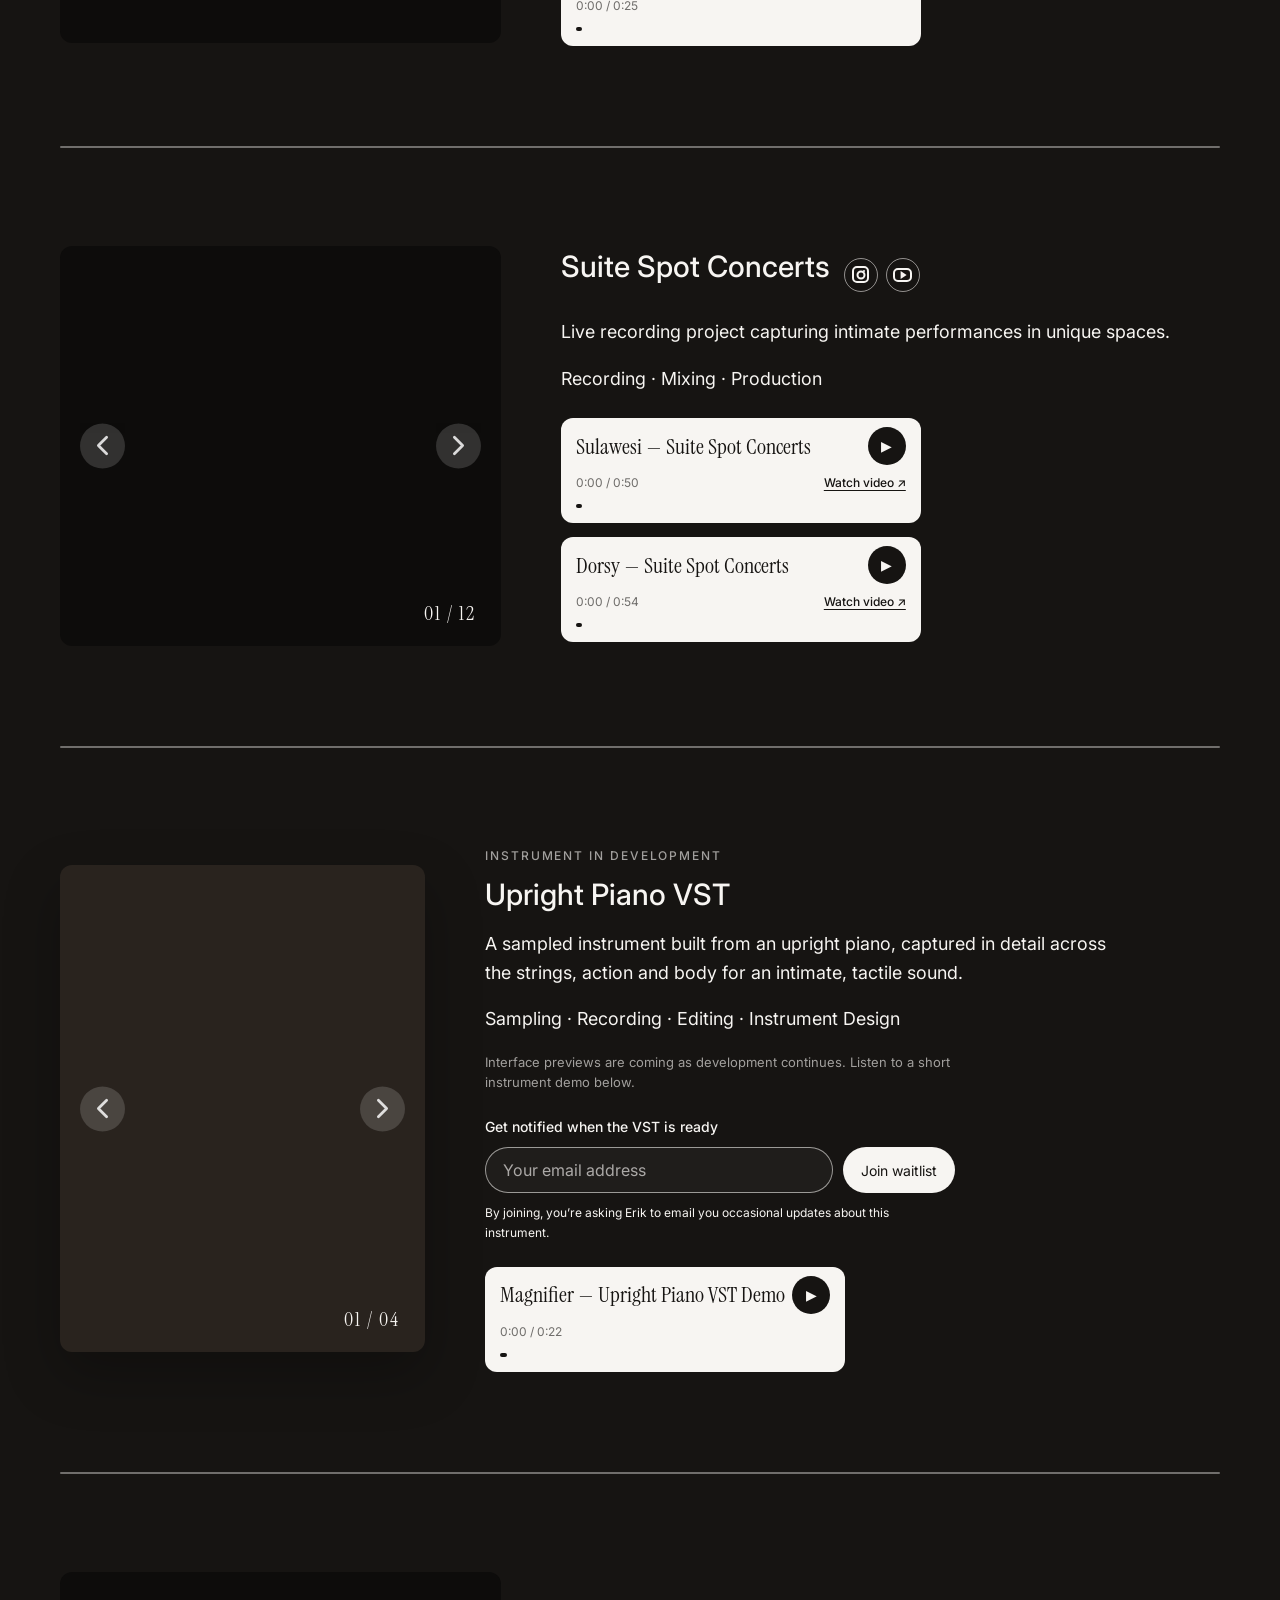
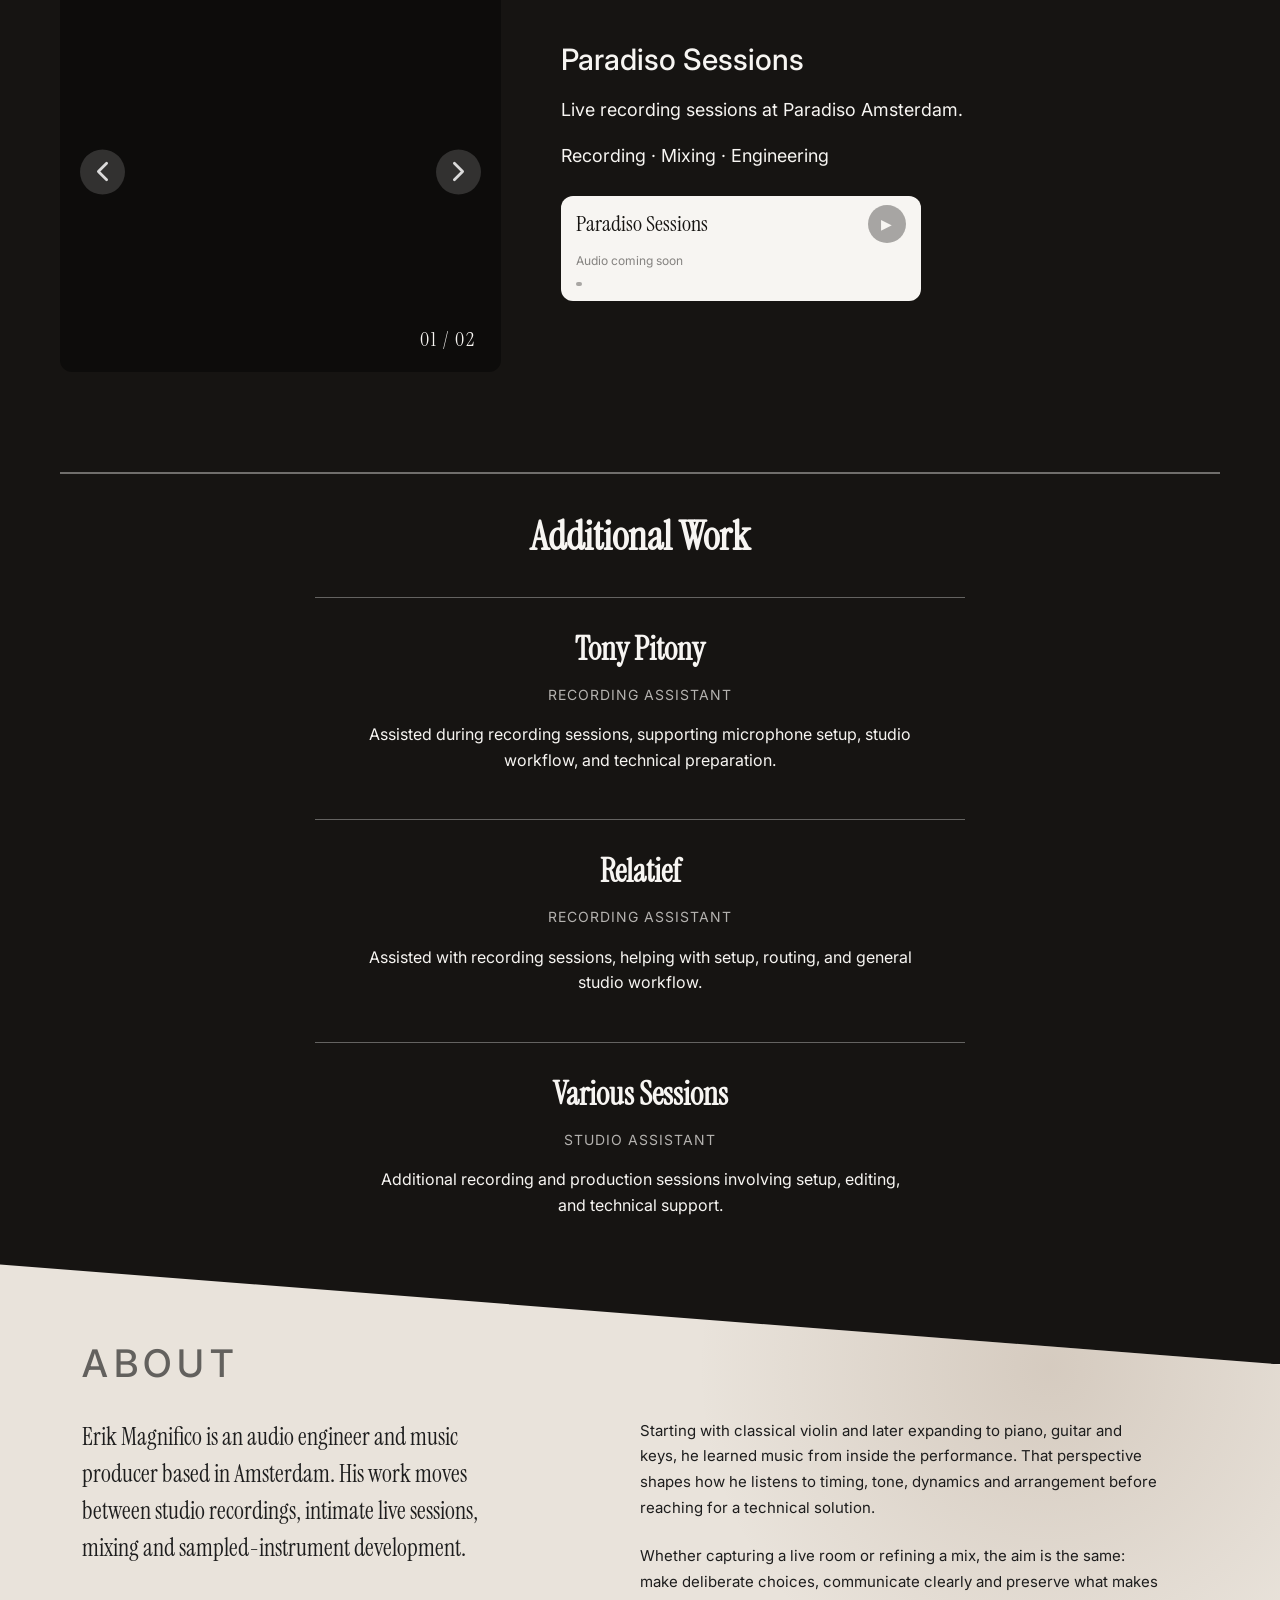
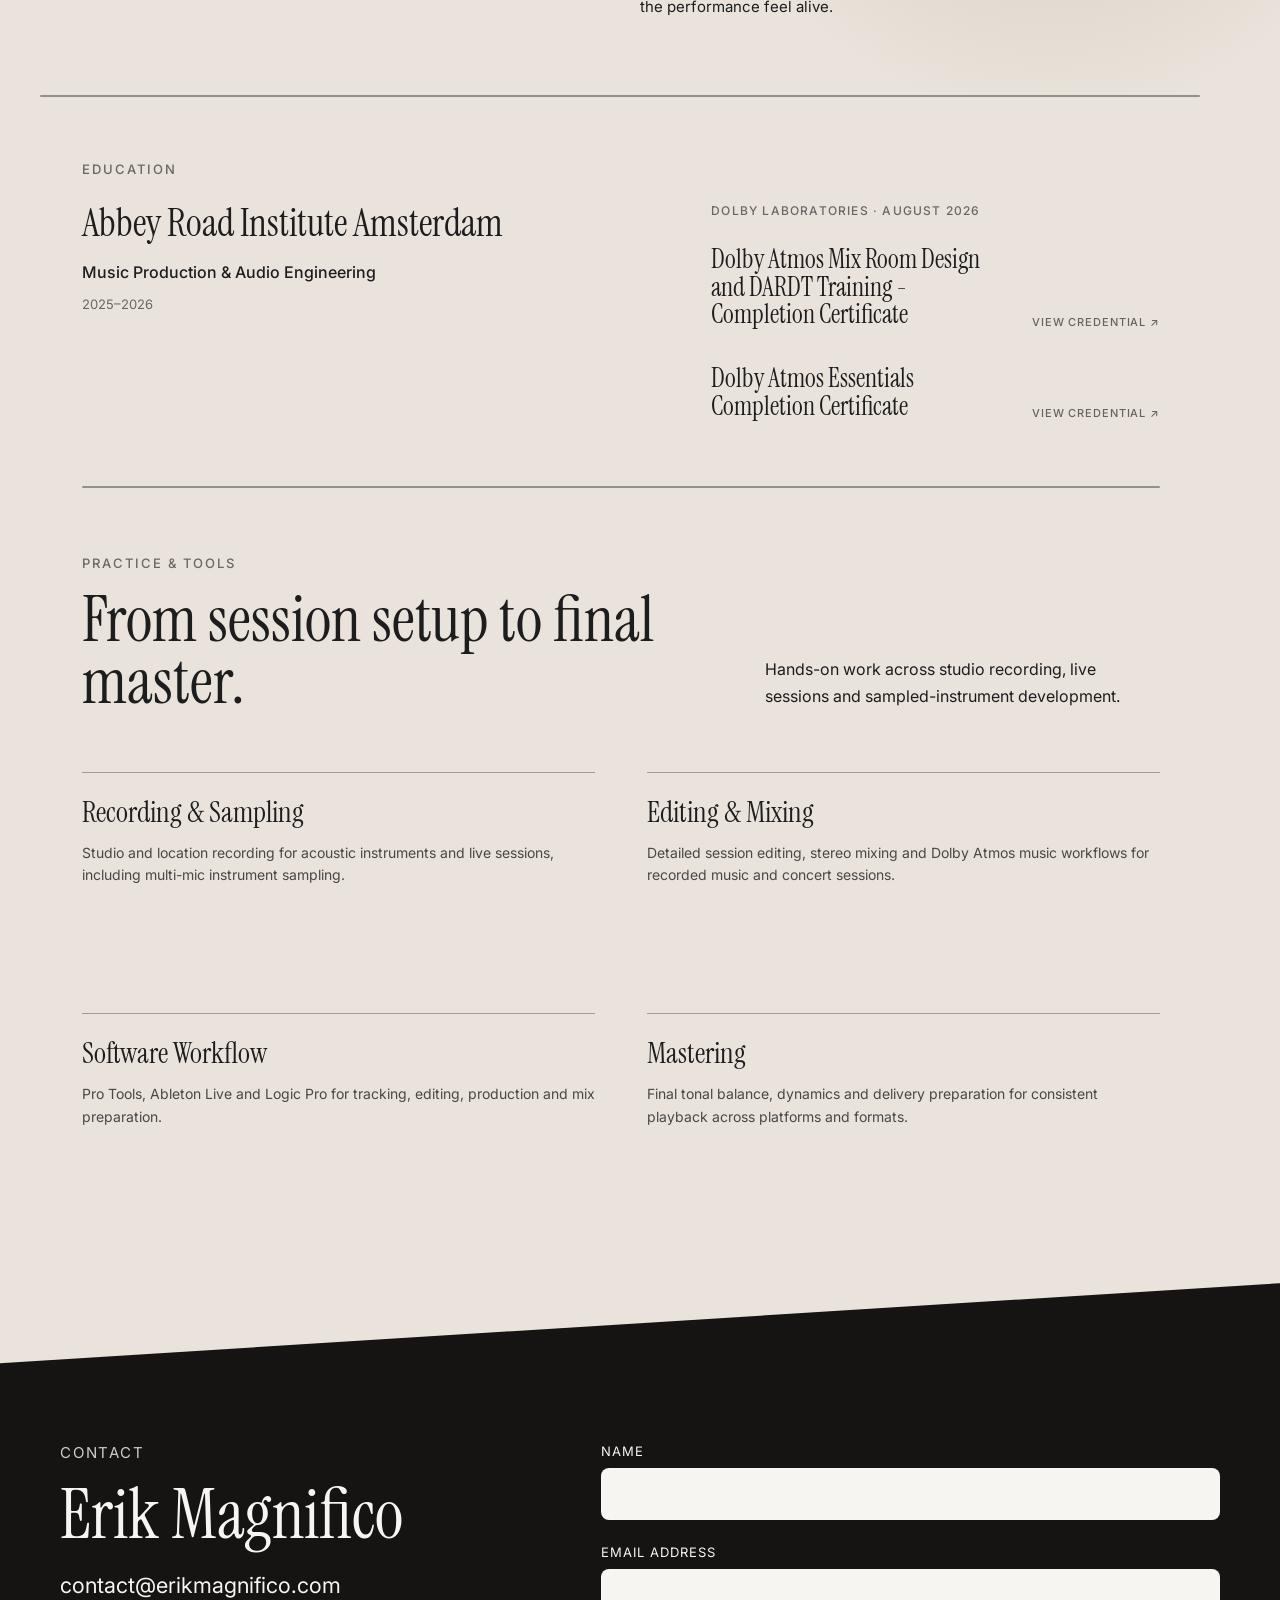
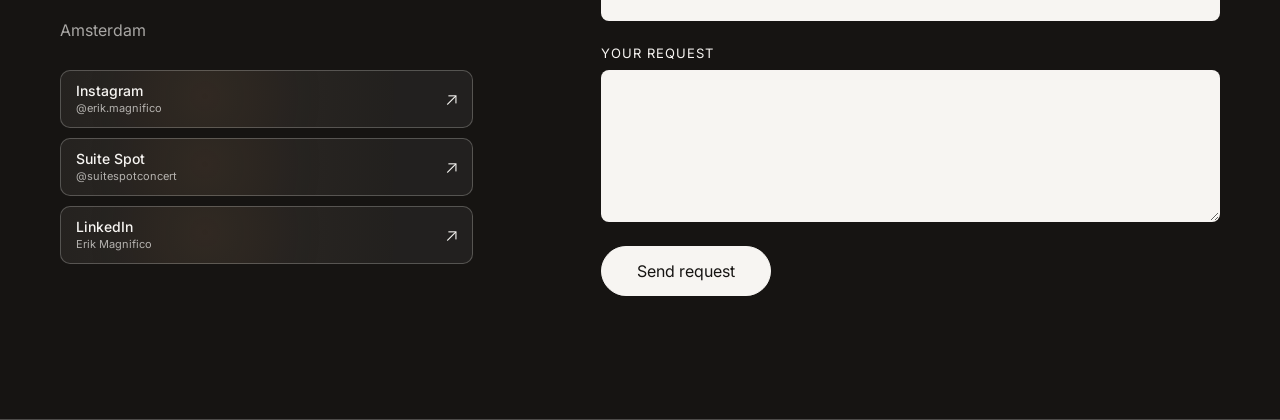
<file: contact.html>
<!doctype html>
<html lang="en">
<head>
<meta charset="utf-8">
<meta name="viewport" content="width=device-width, initial-scale=1">
<meta name="robots" content="noindex">
<meta http-equiv="refresh" content="0; url=index.html#contact">
<link rel="canonical" href="https://erikmagnifico.com/#contact">
<title>Contact Erik Magnifico</title>
</head>
<body>
<p><a href="index.html#contact">Continue to Contact</a></p>
</body>
</html>
</file>
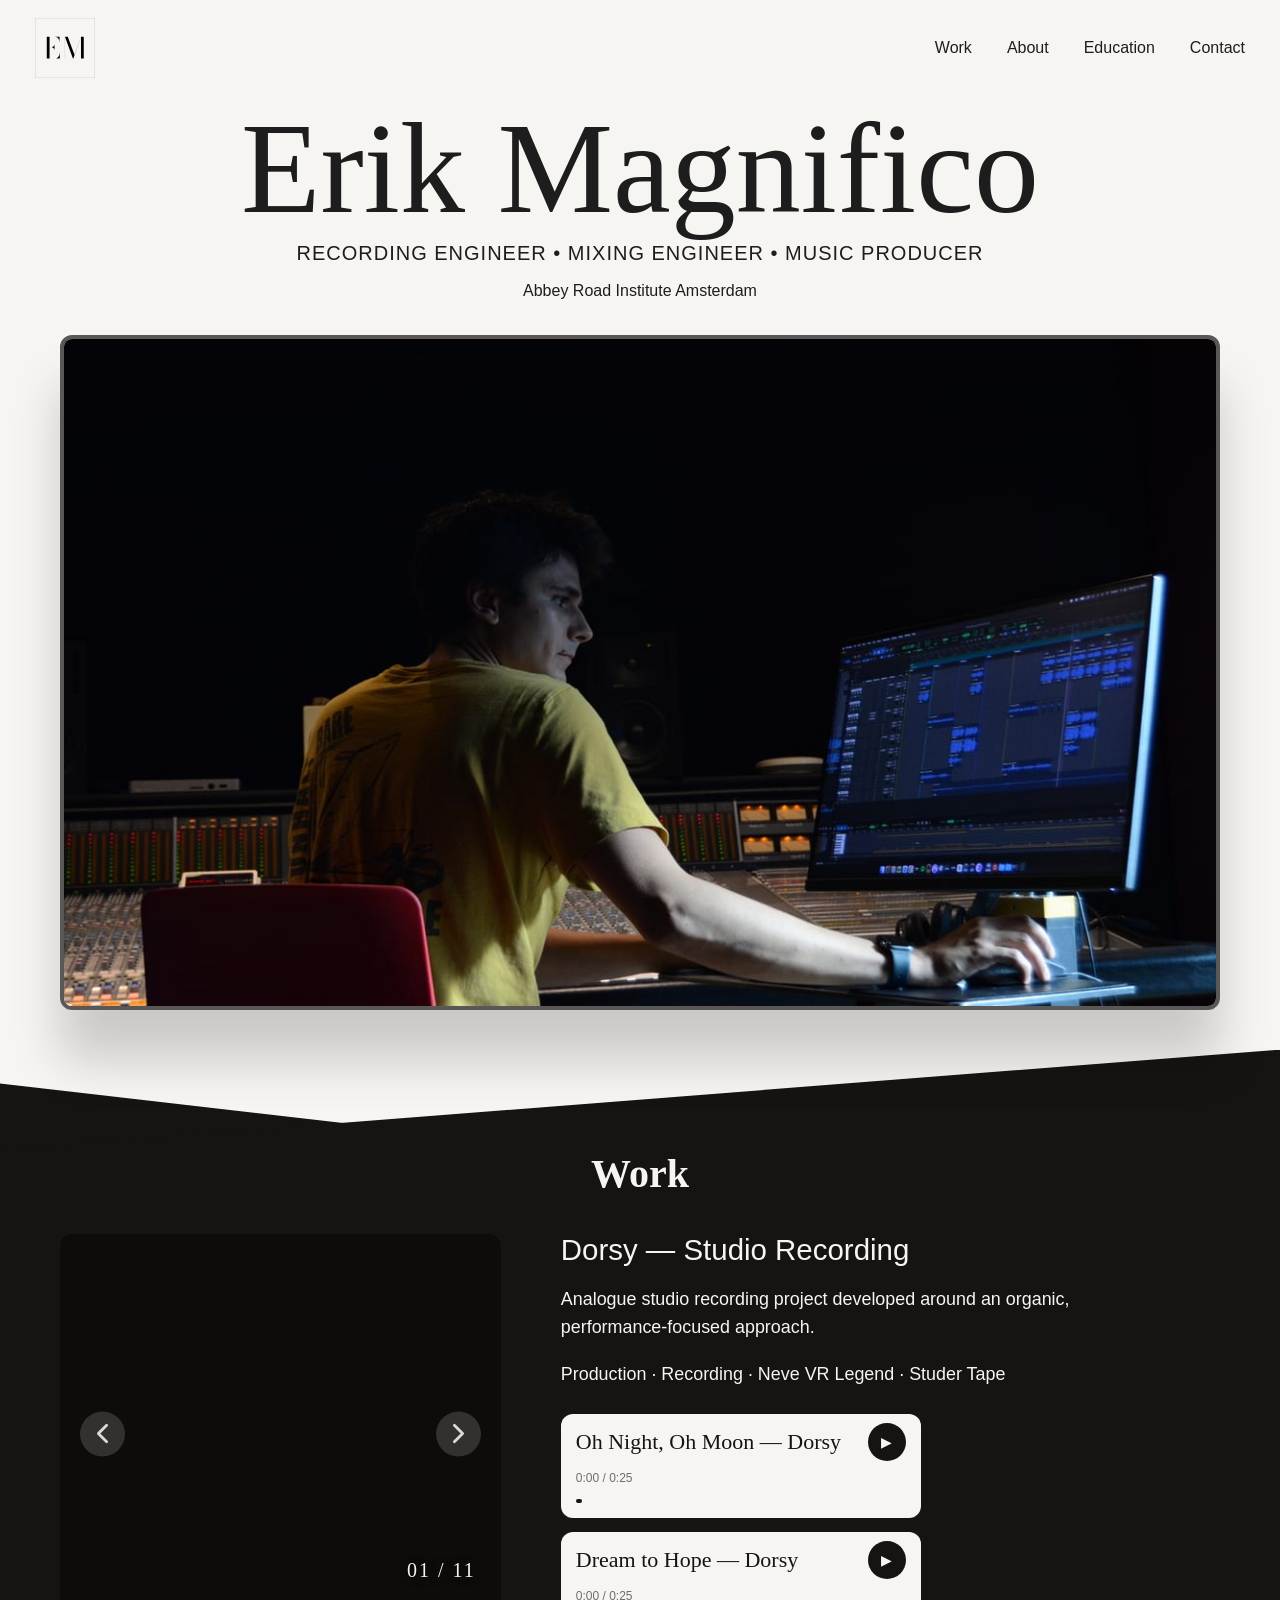
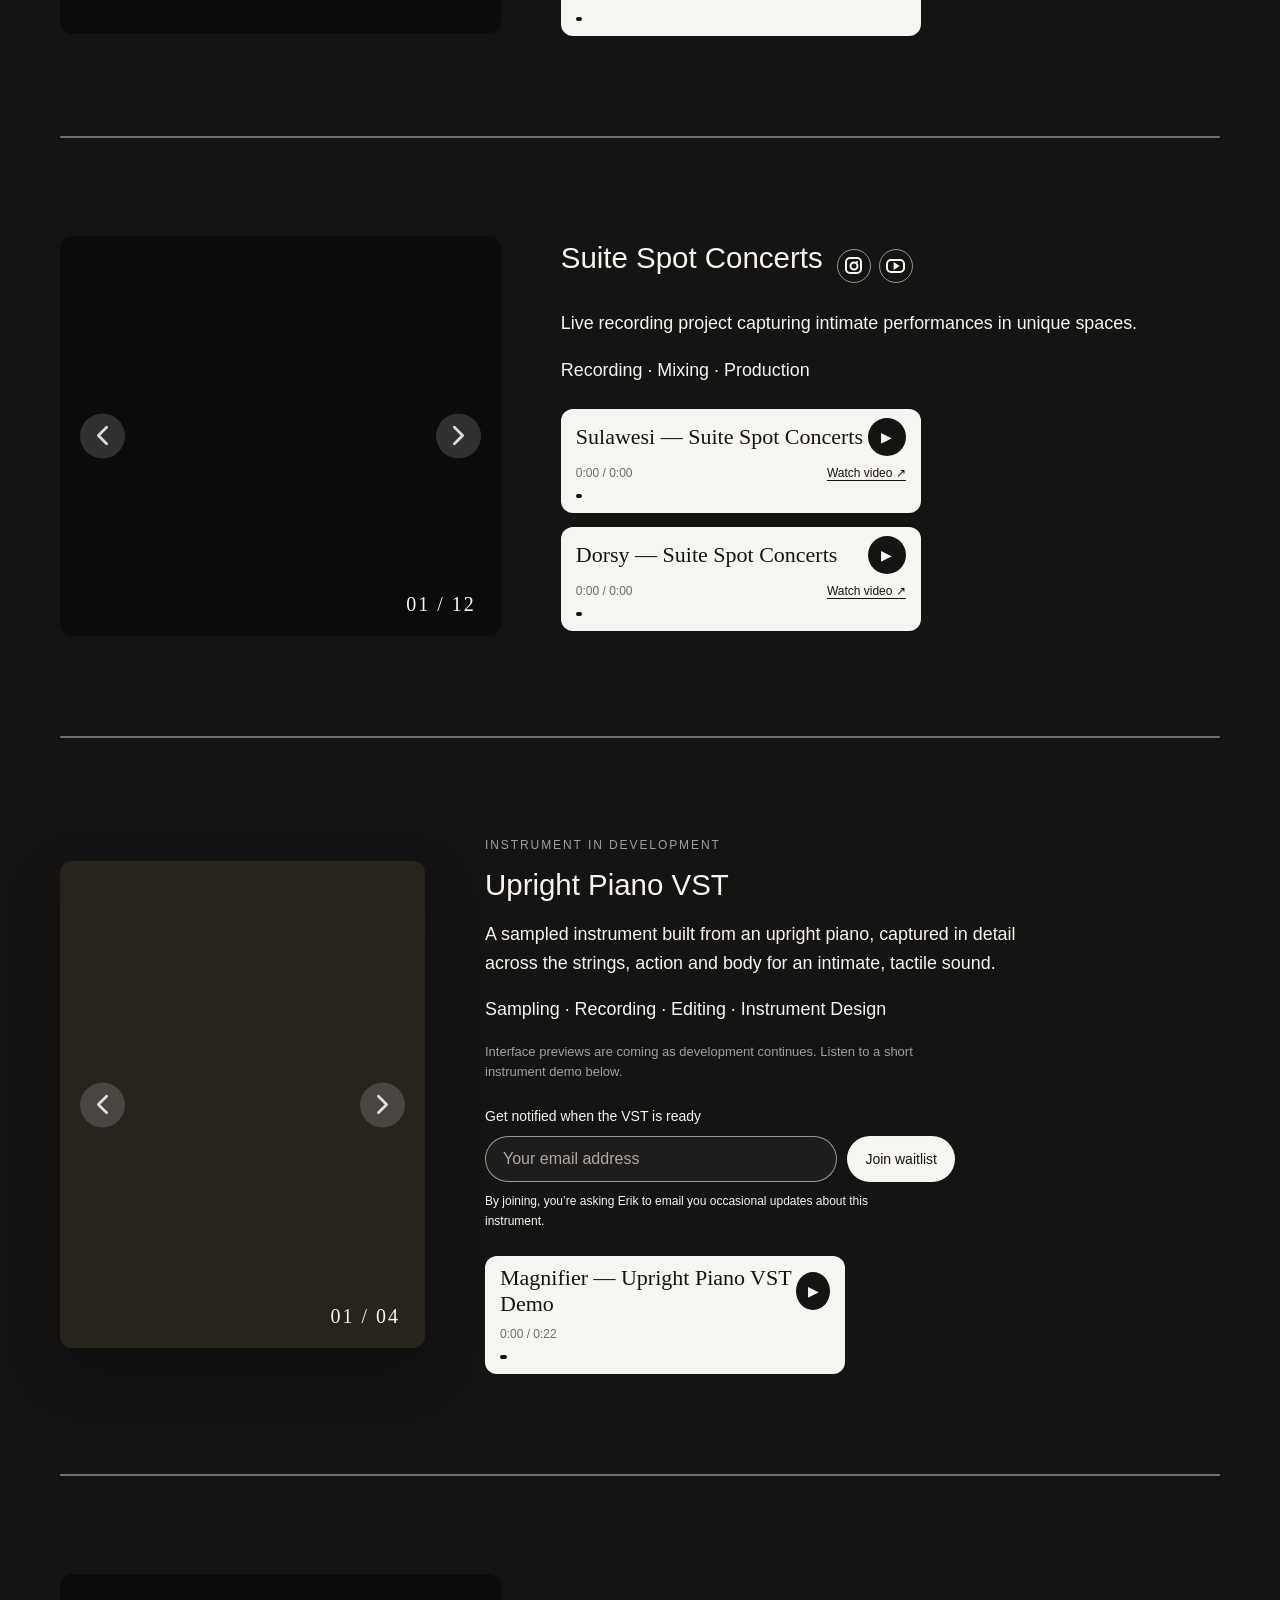
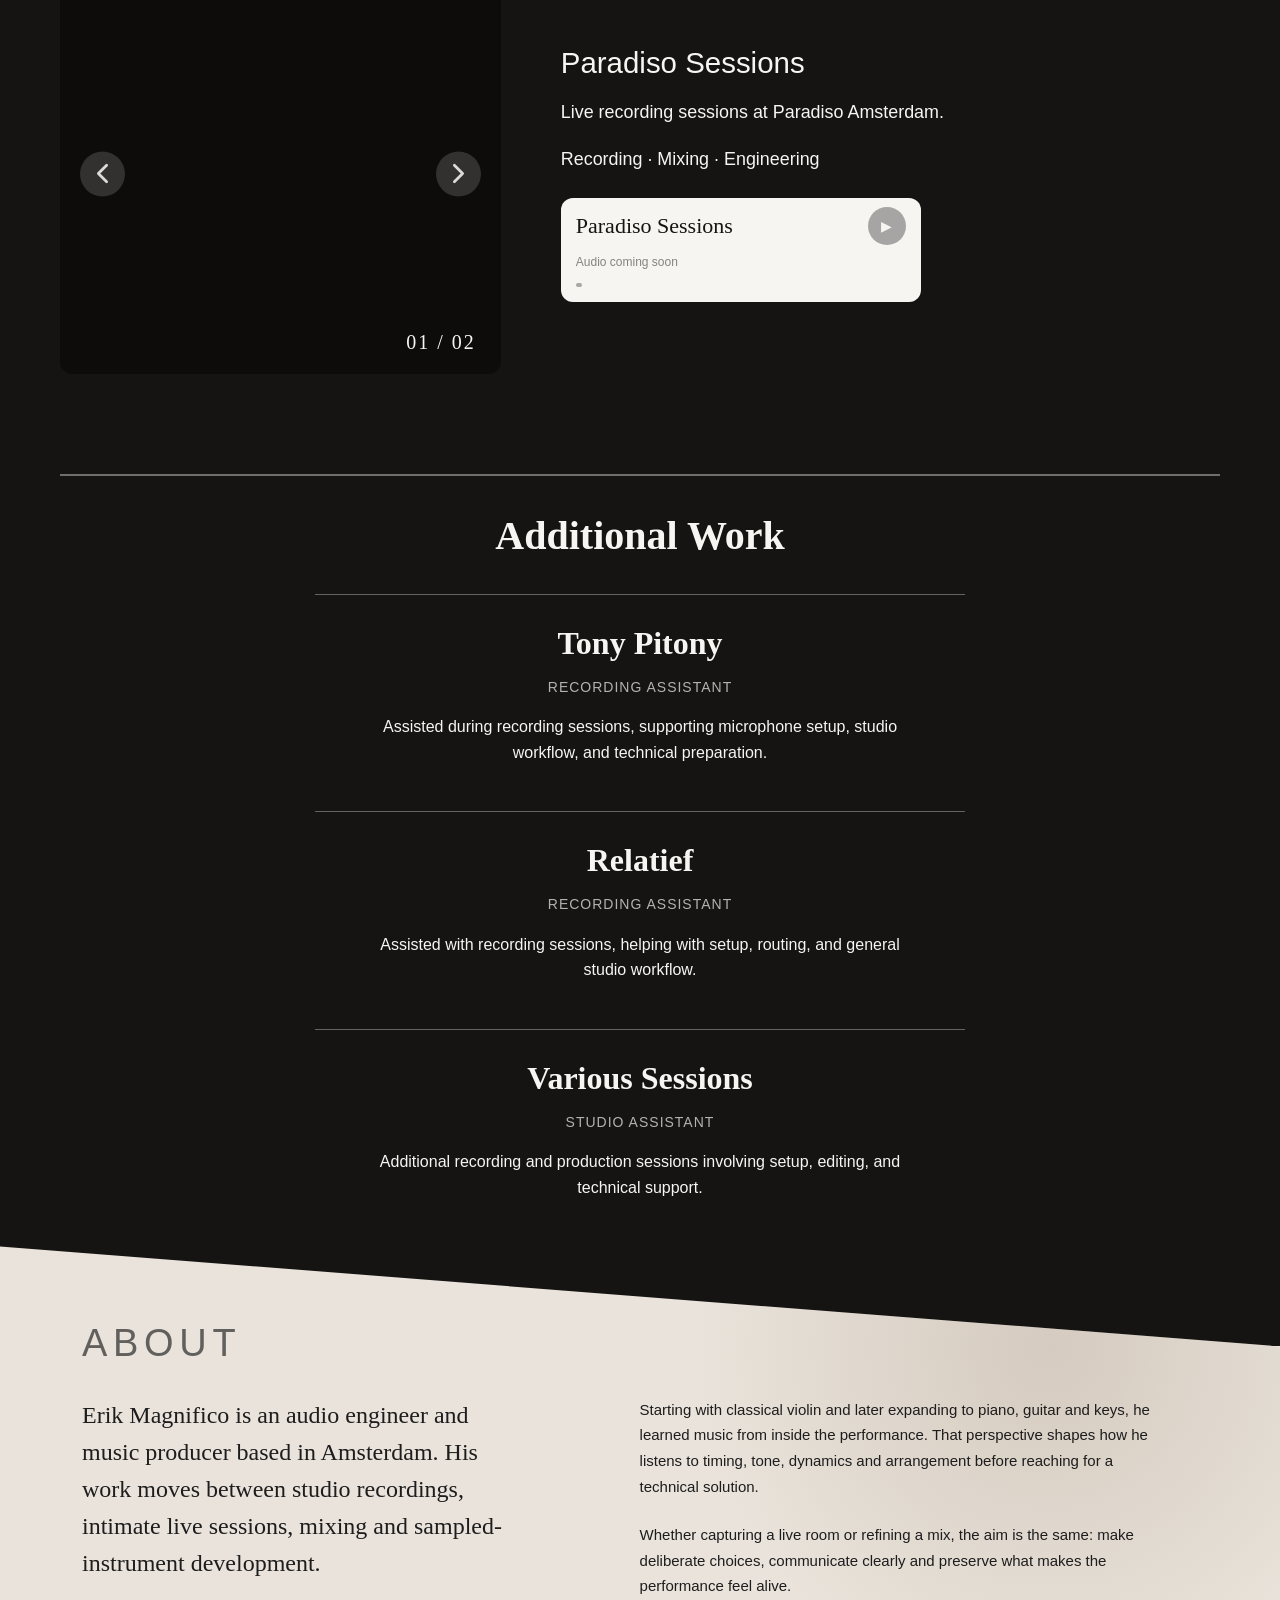
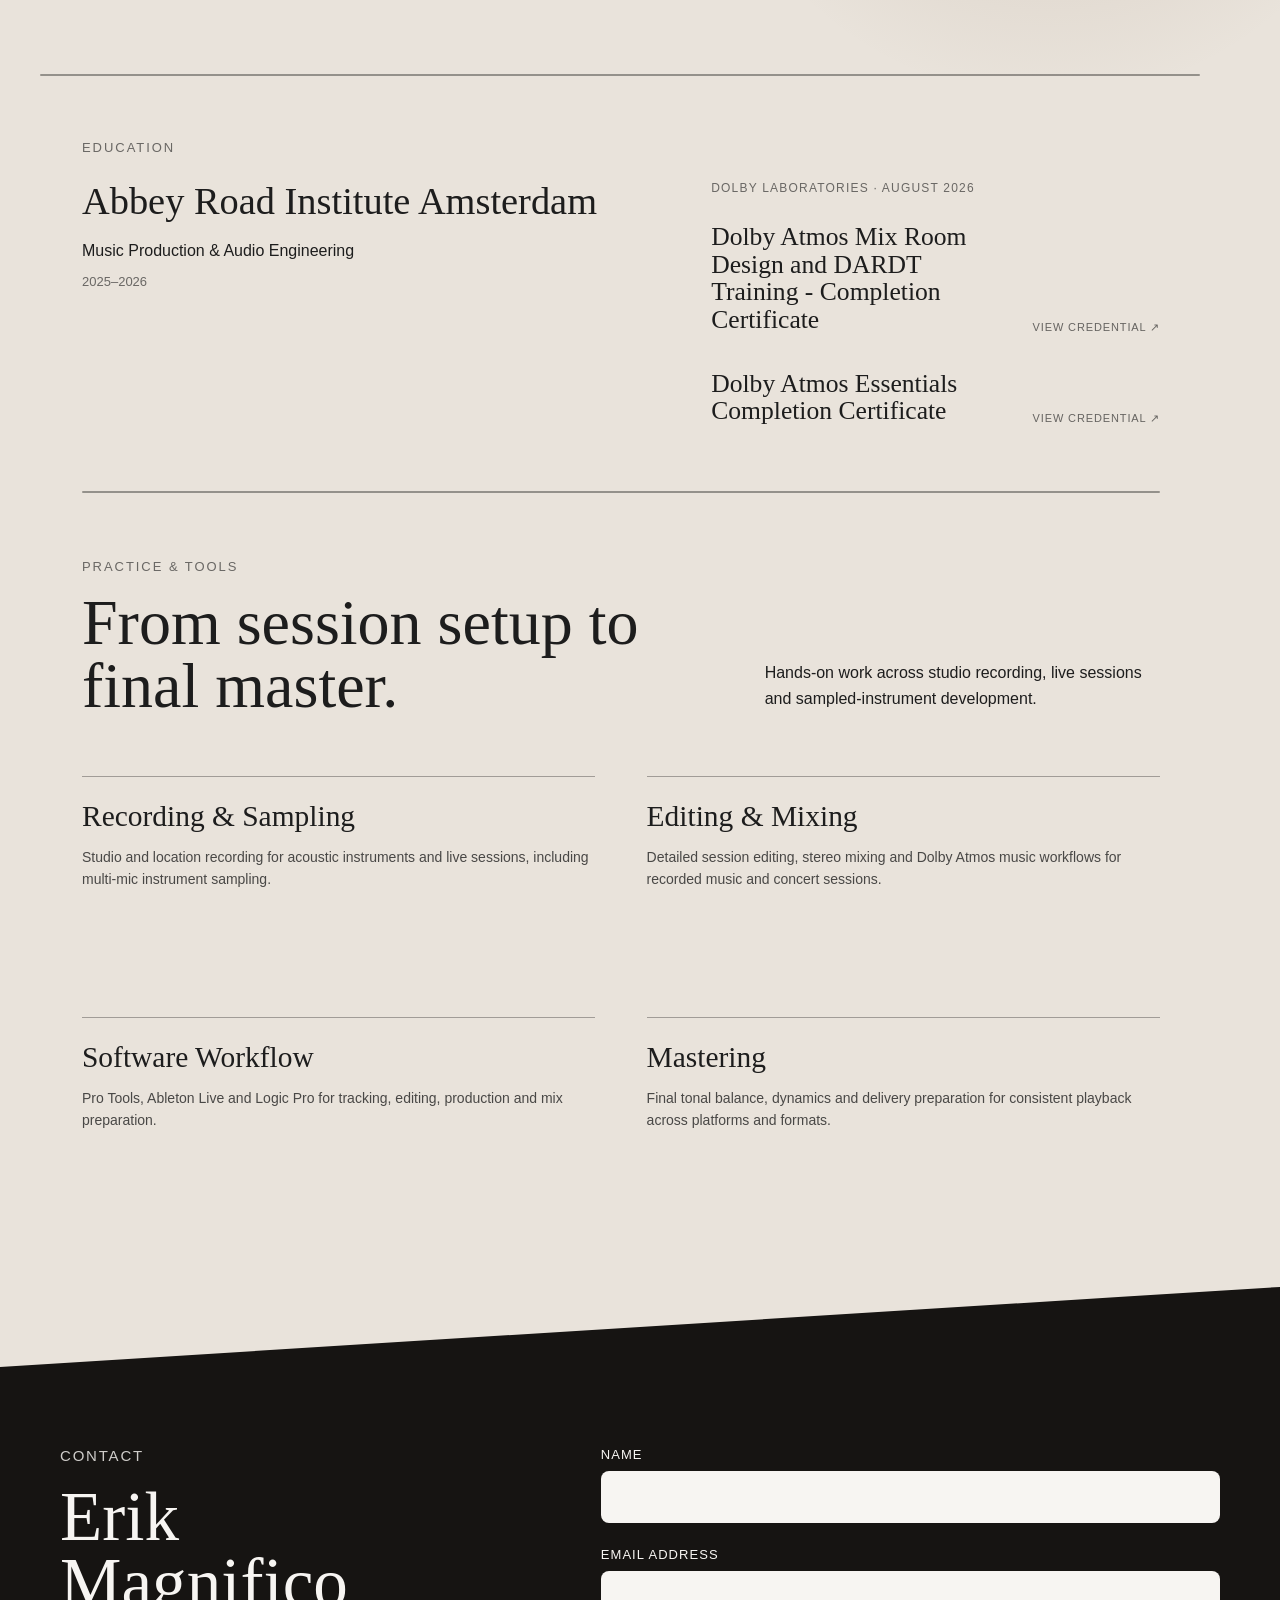
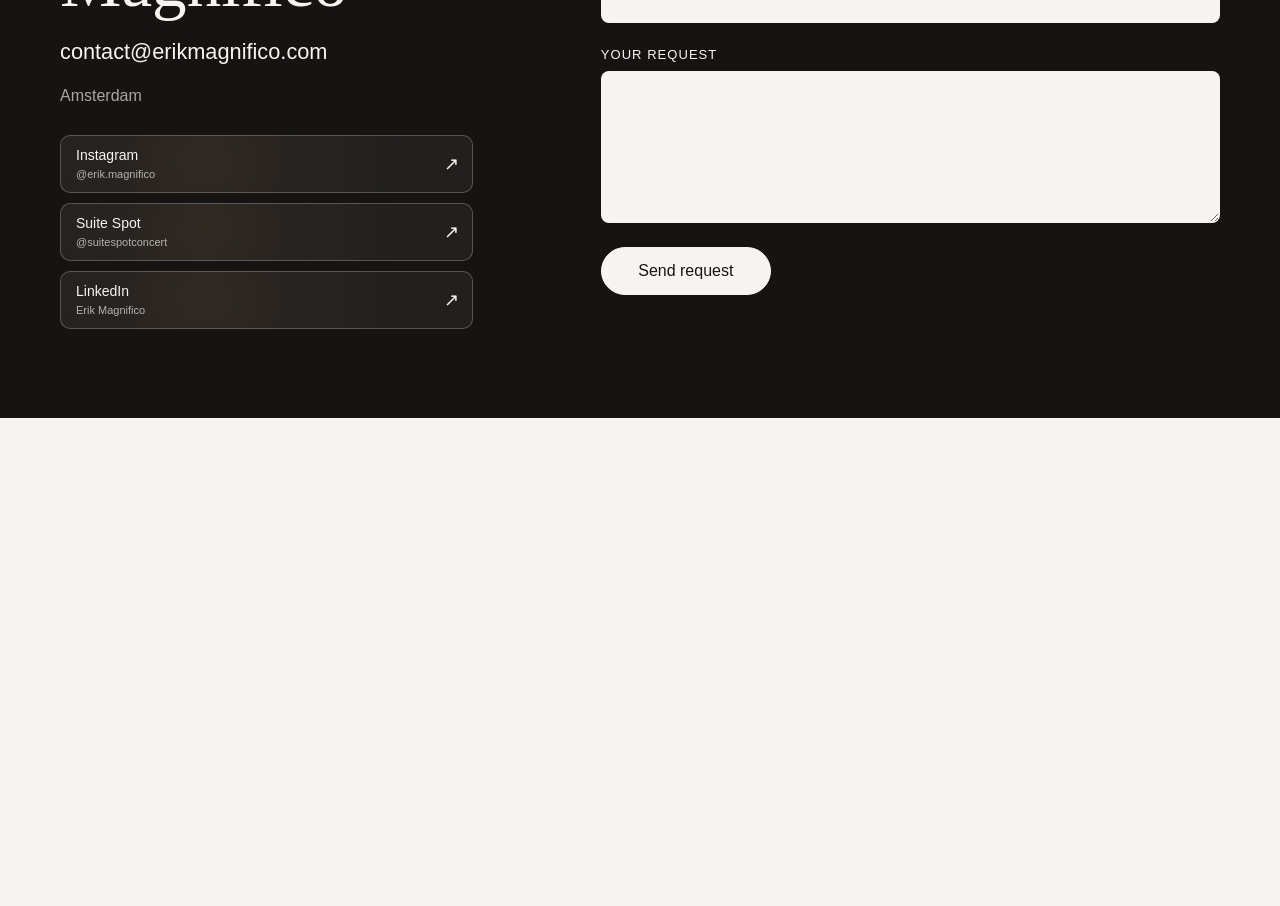
<file: education.html>
<!doctype html>
<html lang="en">
<head>
<meta charset="utf-8">
<meta name="viewport" content="width=device-width, initial-scale=1">
<meta name="robots" content="noindex">
<meta http-equiv="refresh" content="0; url=index.html#education">
<link rel="canonical" href="https://erikmagnifico.com/#education">
<title>Education — Erik Magnifico</title>
</head>
<body>
<p><a href="index.html#education">Continue to Education</a></p>
</body>
</html>
</file>
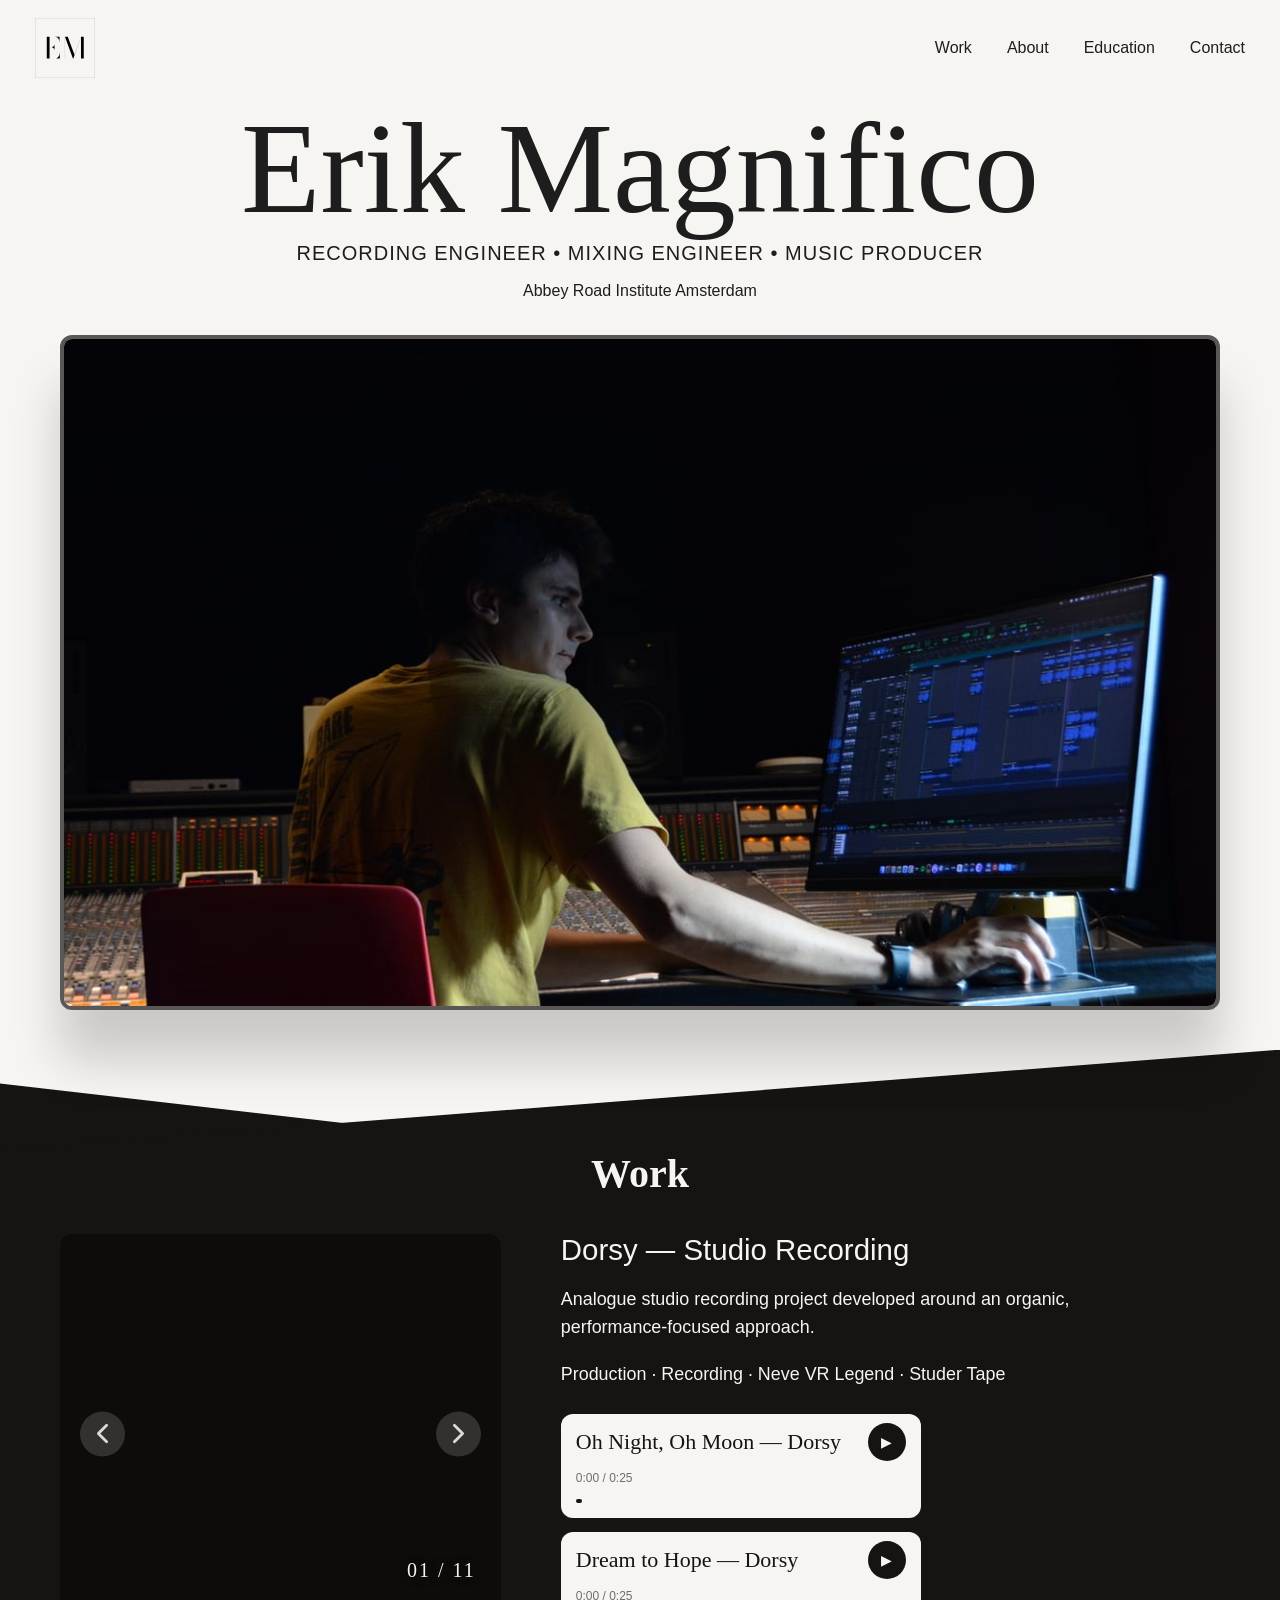
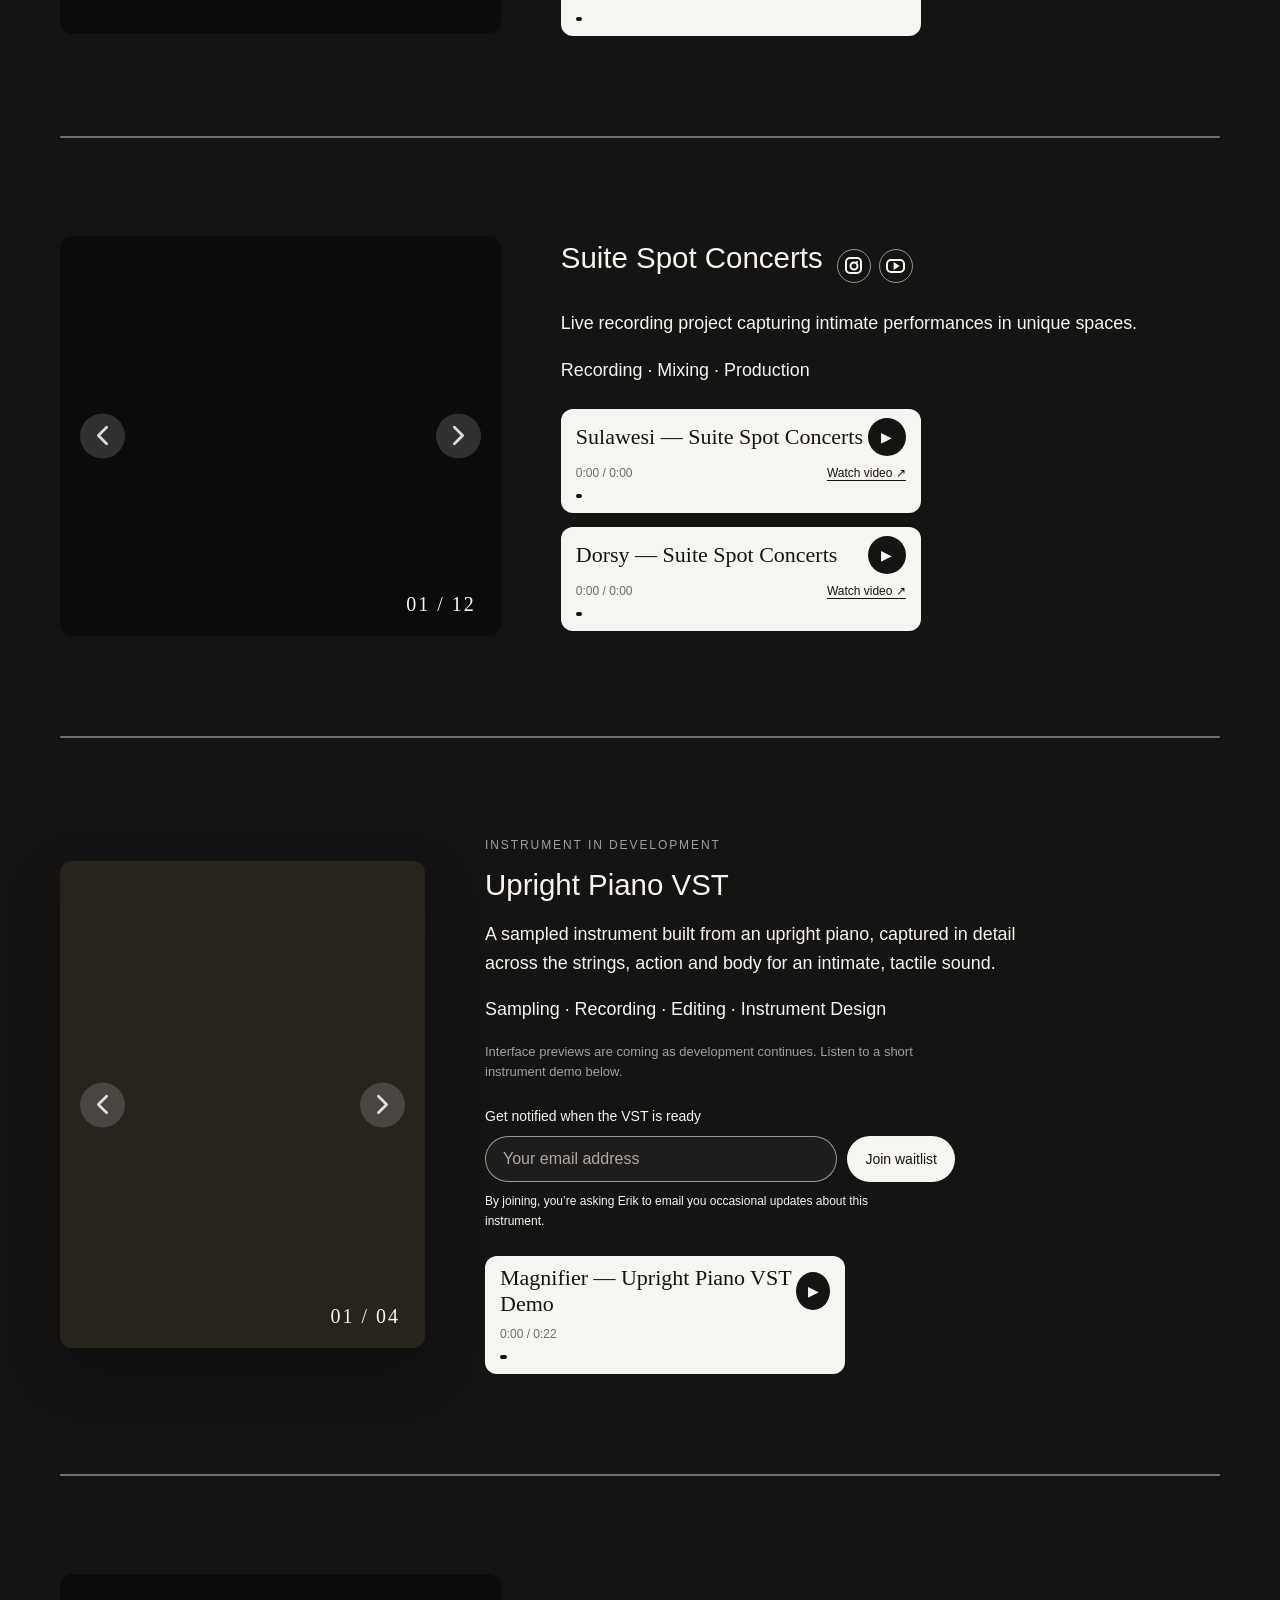
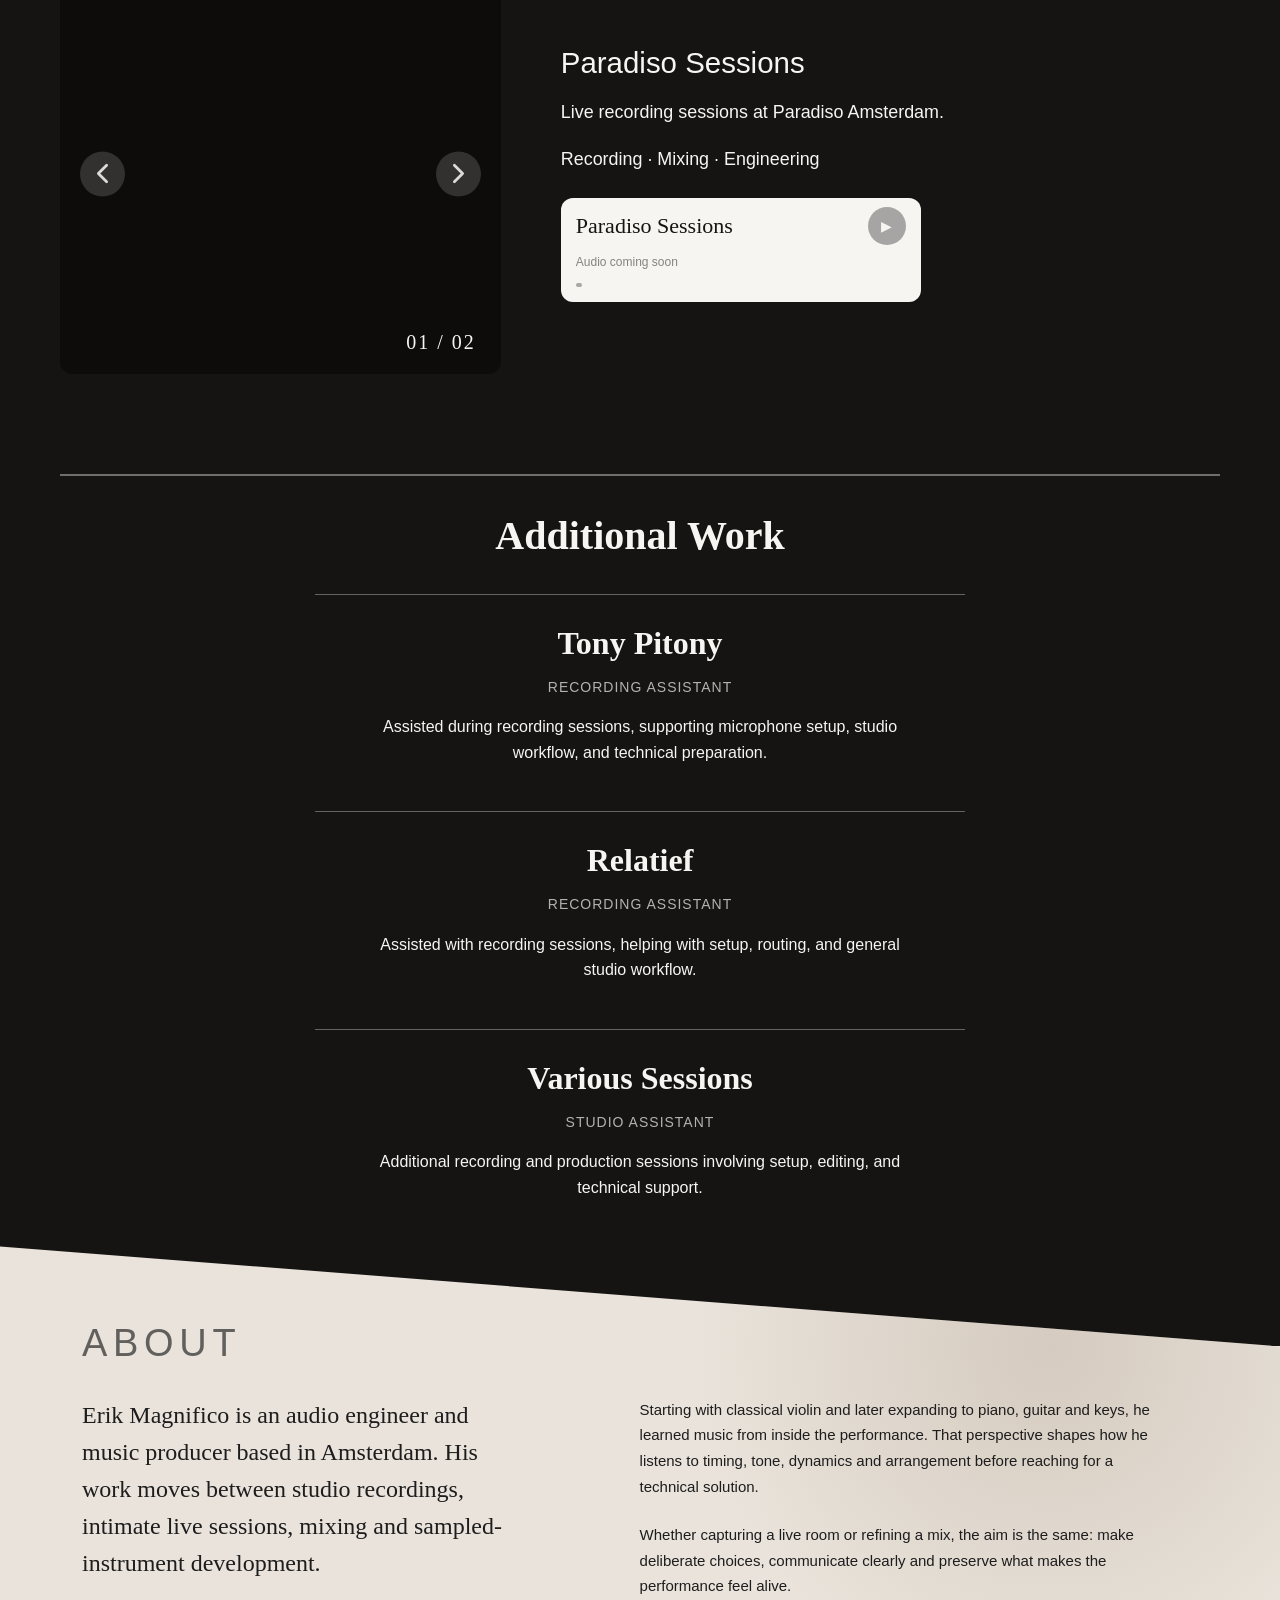
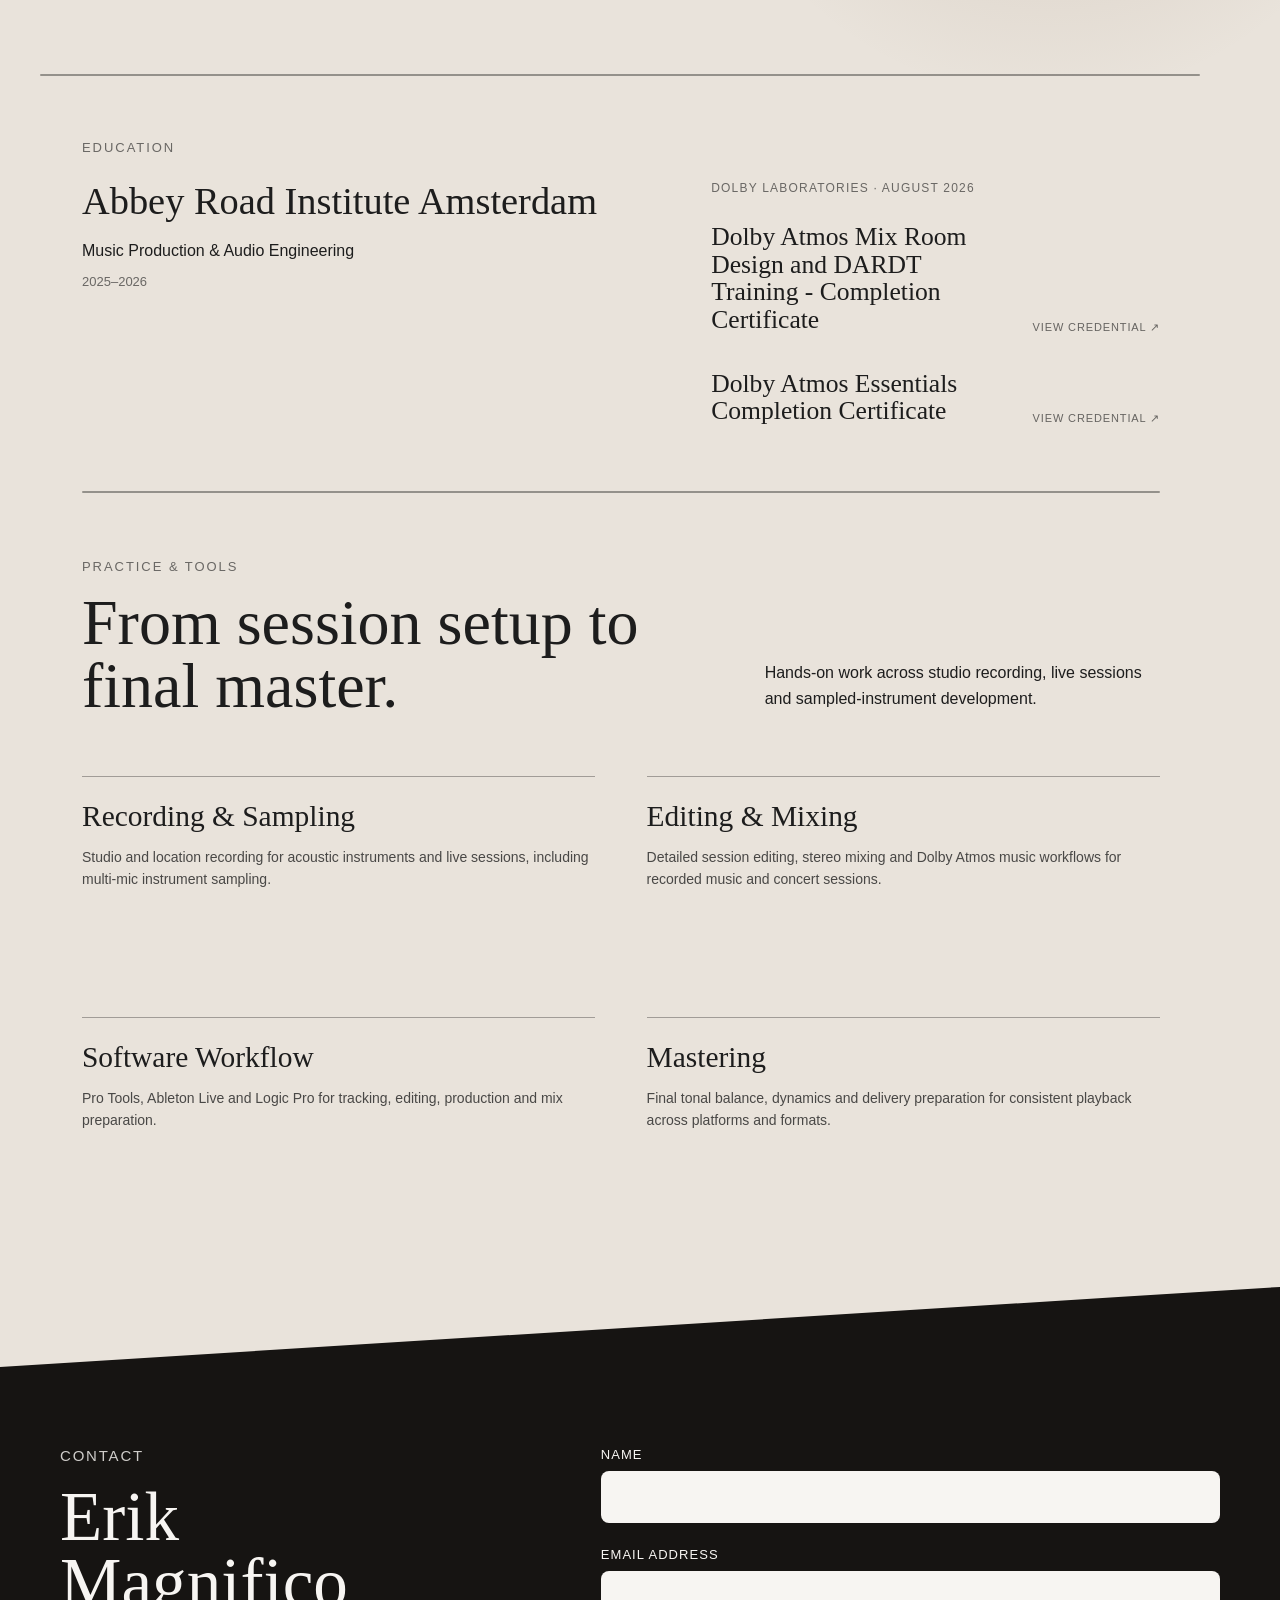
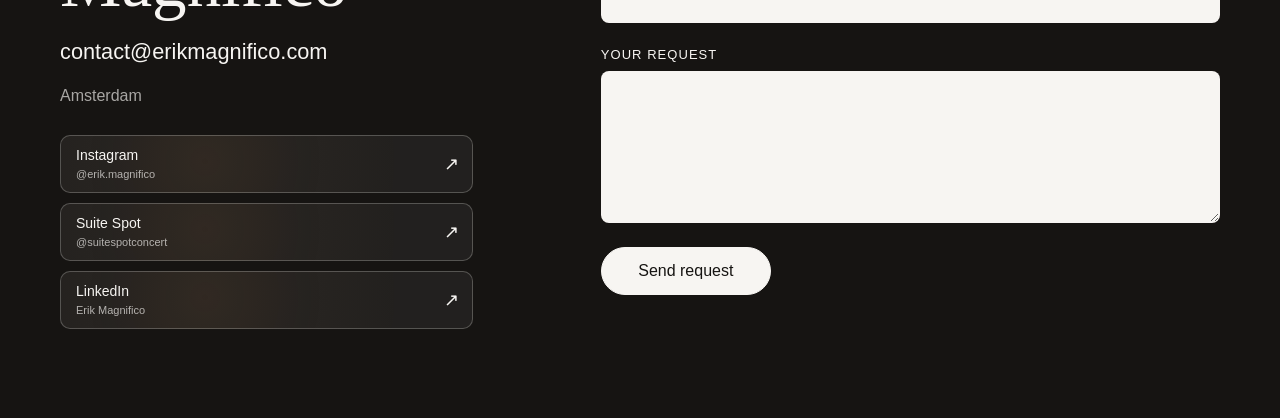
<file: equipment.html>
<!doctype html>
<html lang="en">
<head>
<meta charset="utf-8">
<meta name="viewport" content="width=device-width, initial-scale=1">
<meta name="robots" content="noindex">
<meta http-equiv="refresh" content="0; url=index.html#technical">
<link rel="canonical" href="https://erikmagnifico.com/#technical">
<title>Practice and Tools — Erik Magnifico</title>
</head>
<body>
<p><a href="index.html#technical">Continue to Practice and Tools</a></p>
</body>
</html>
</file>
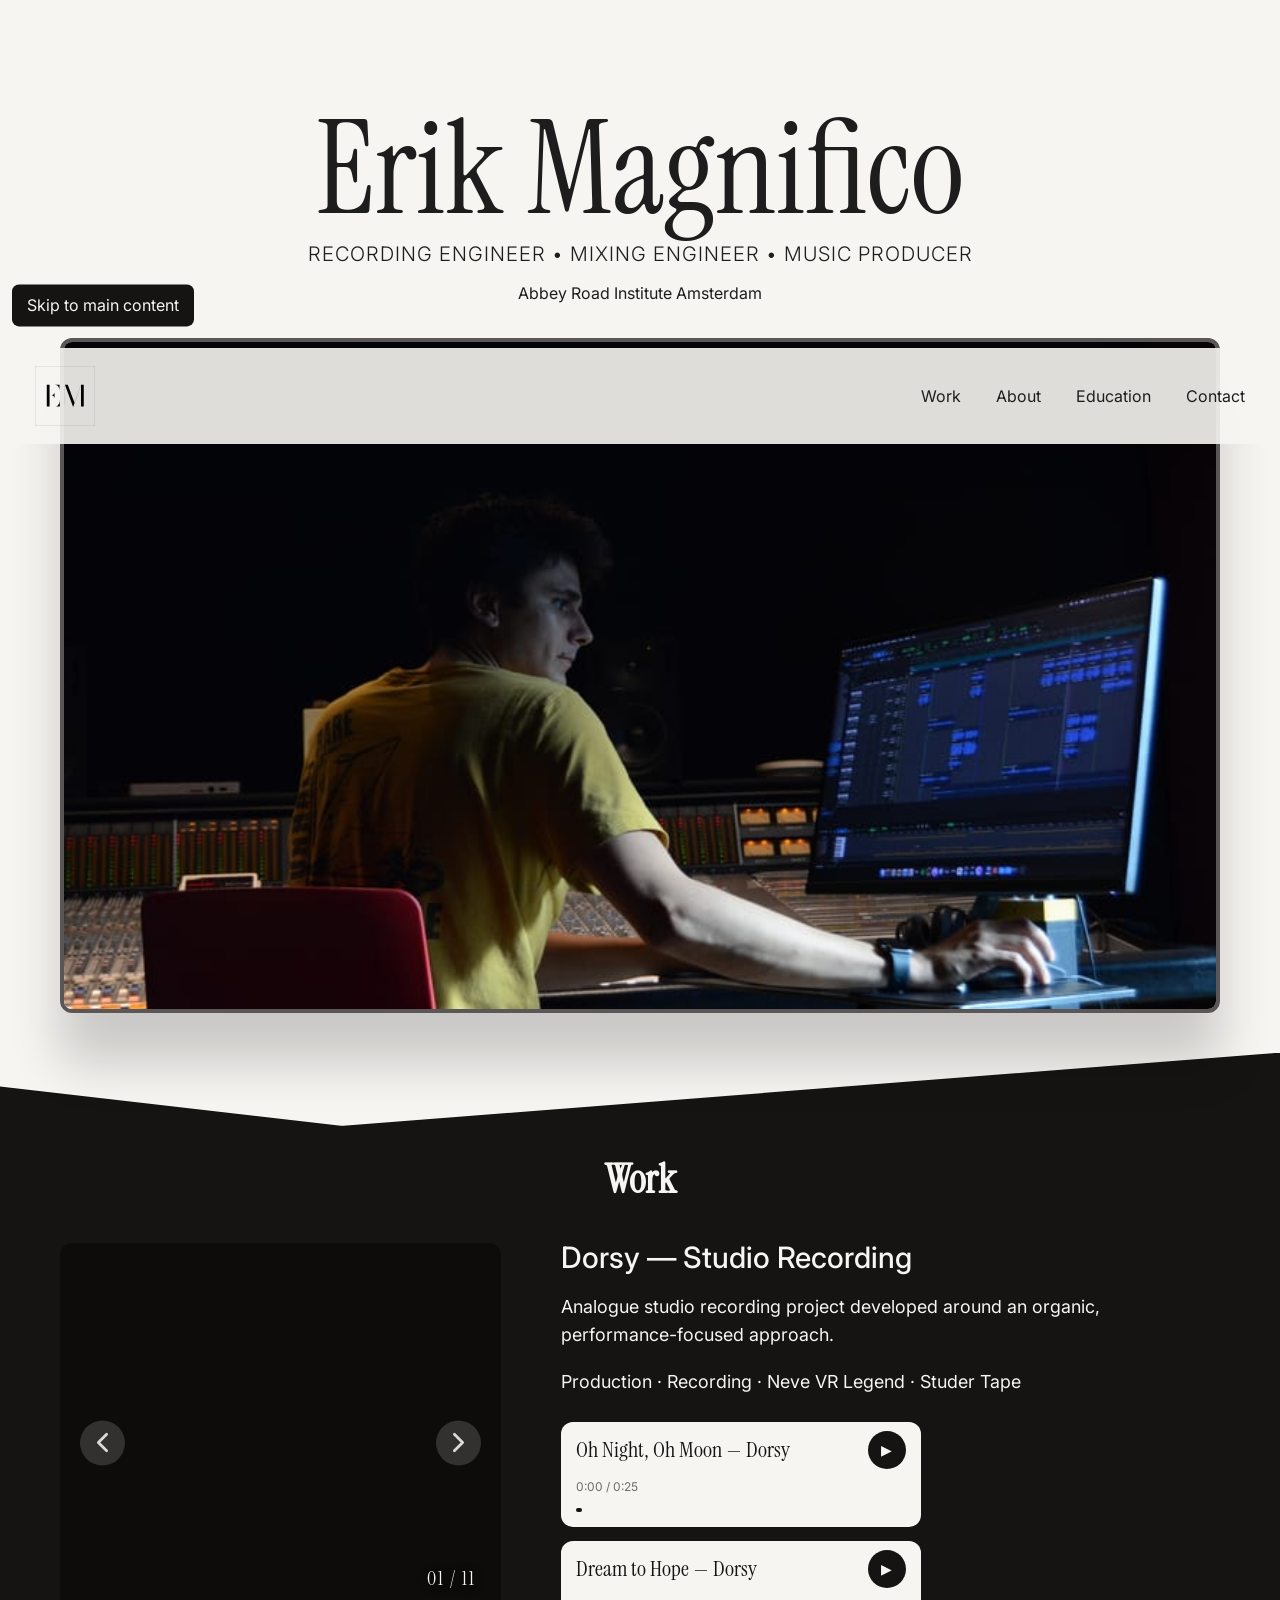
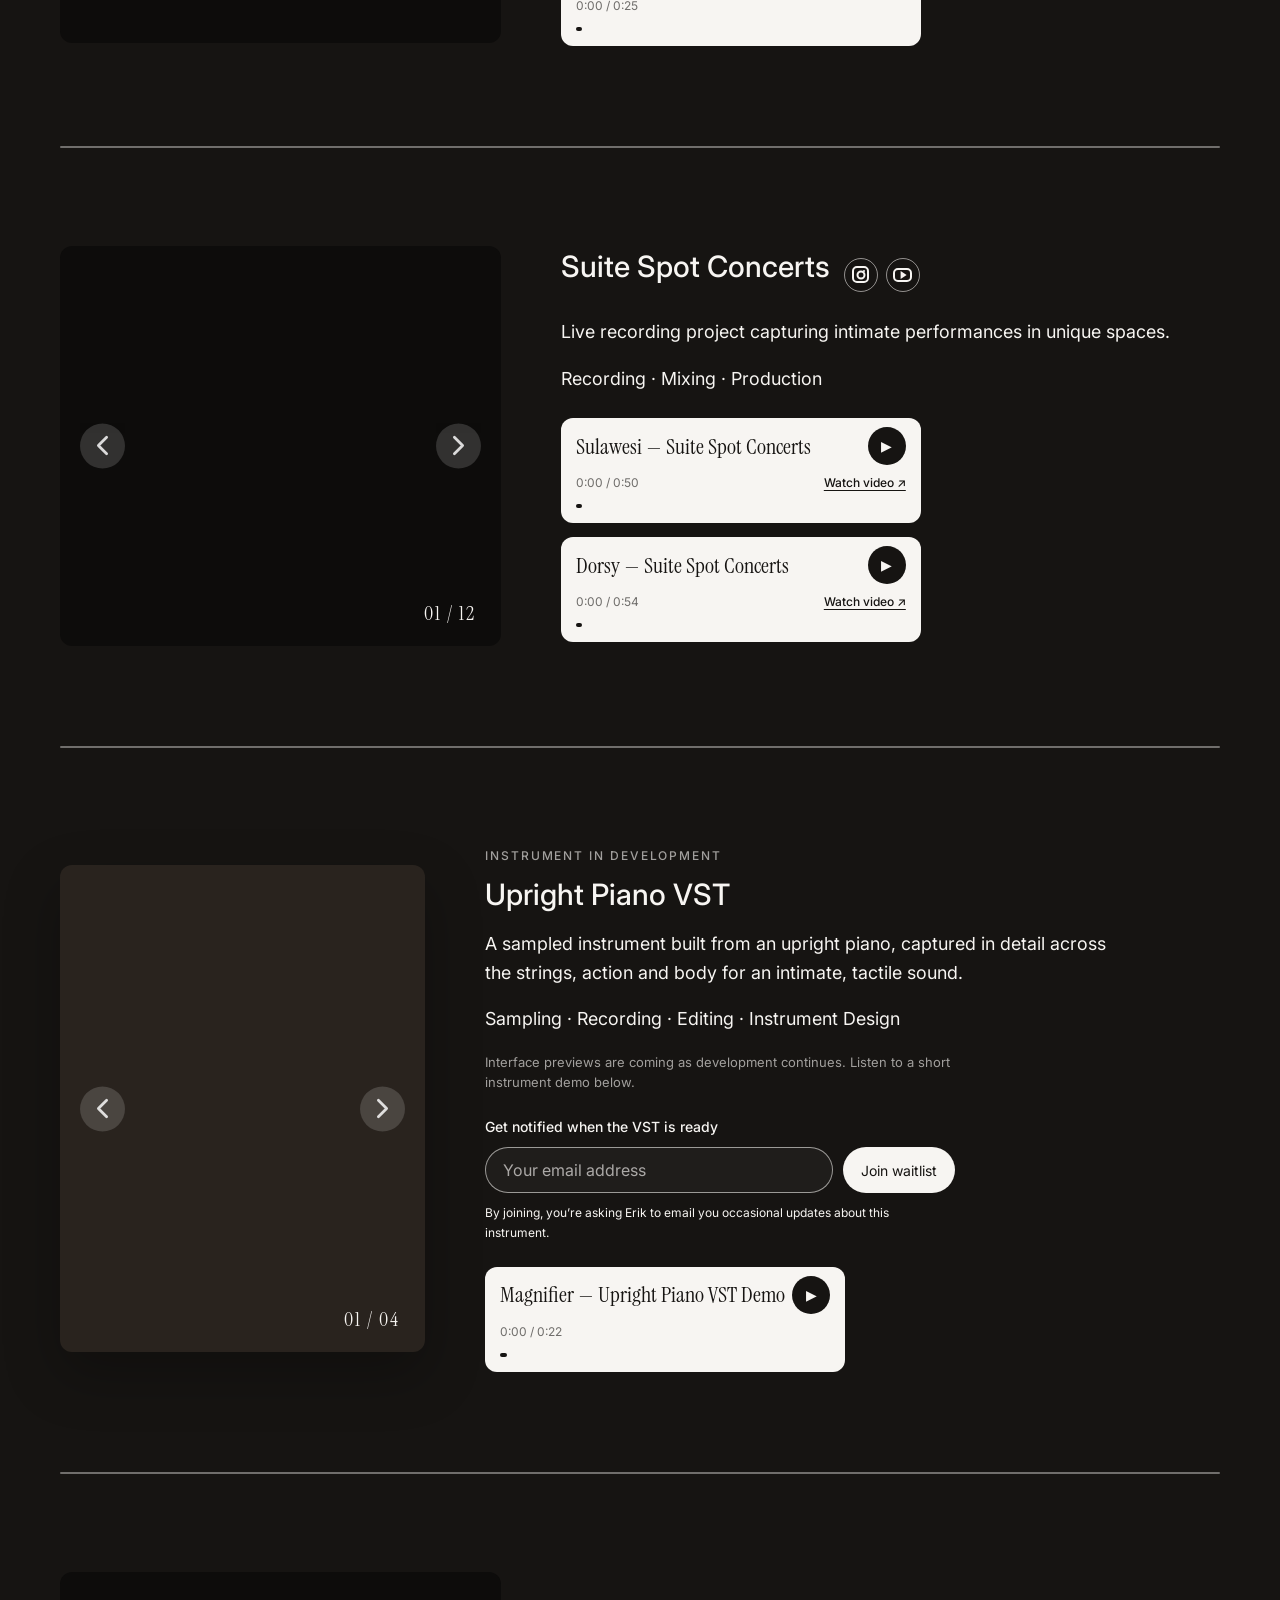
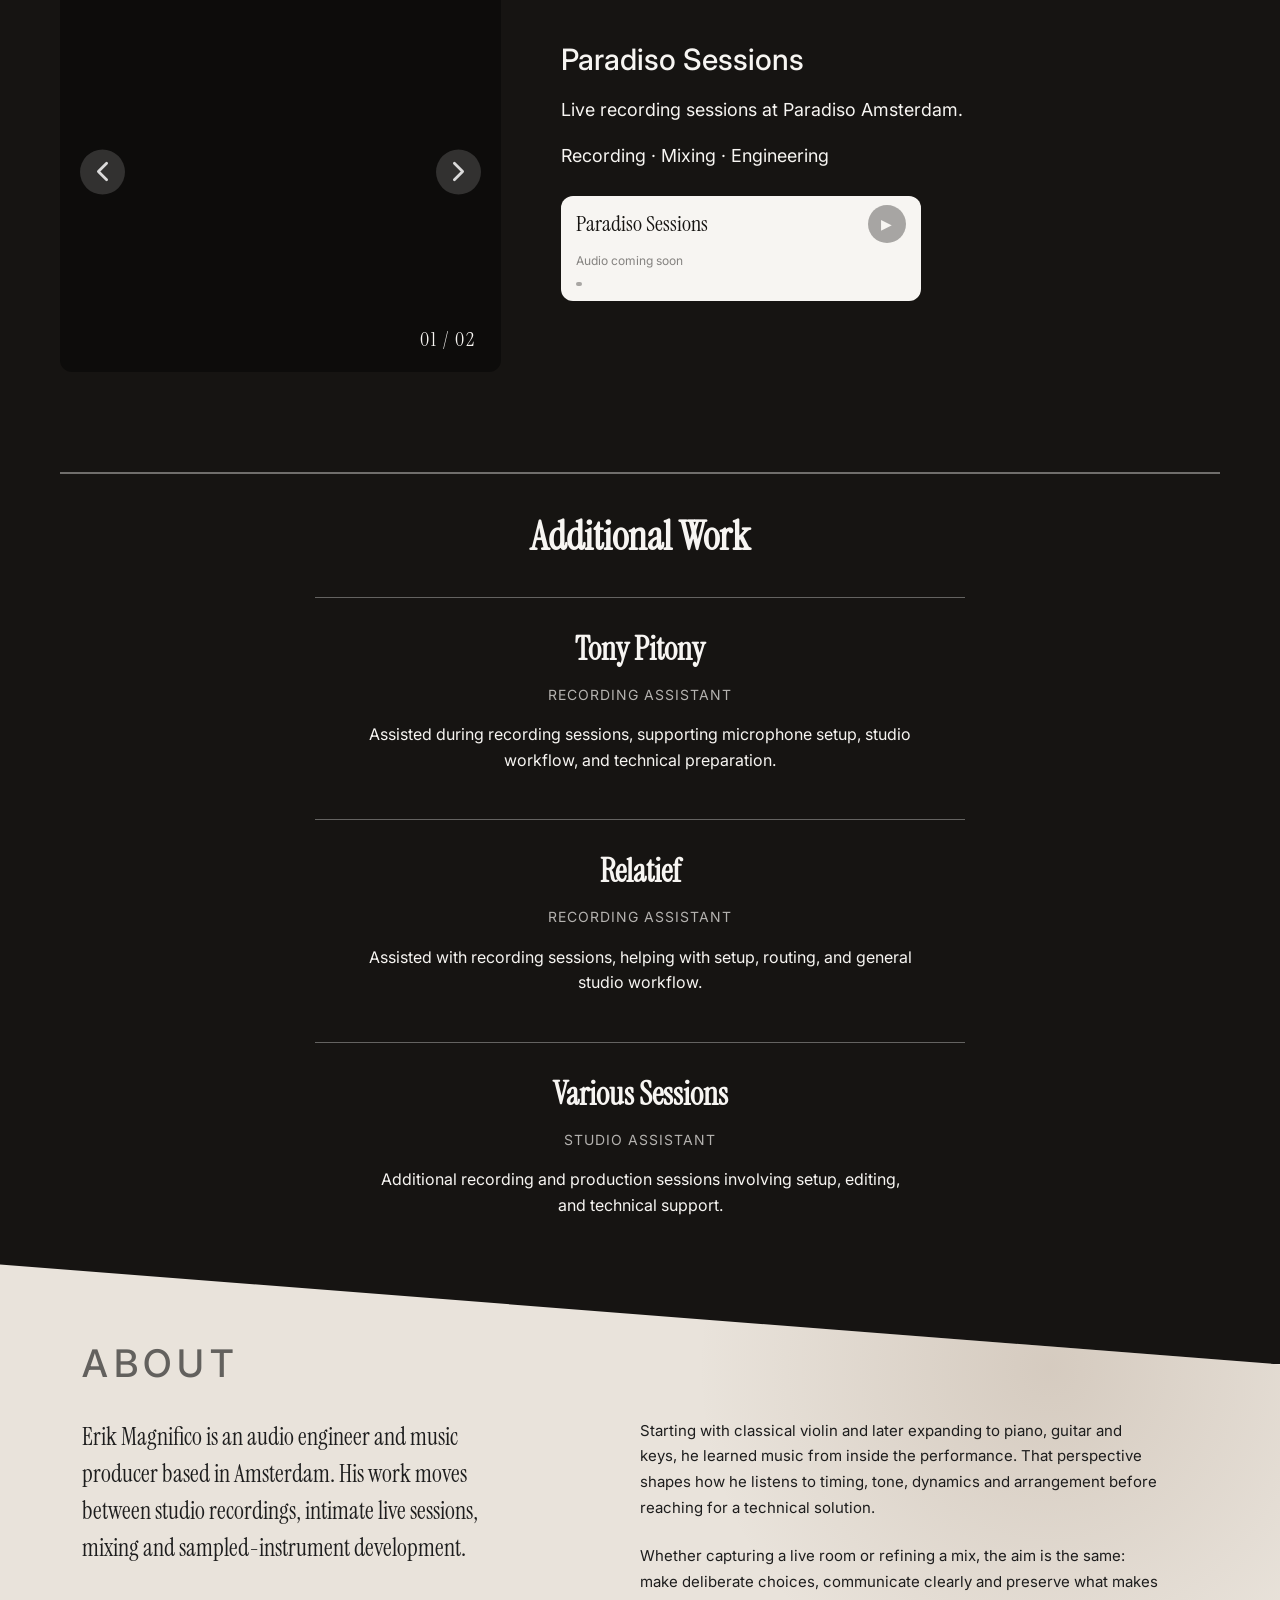
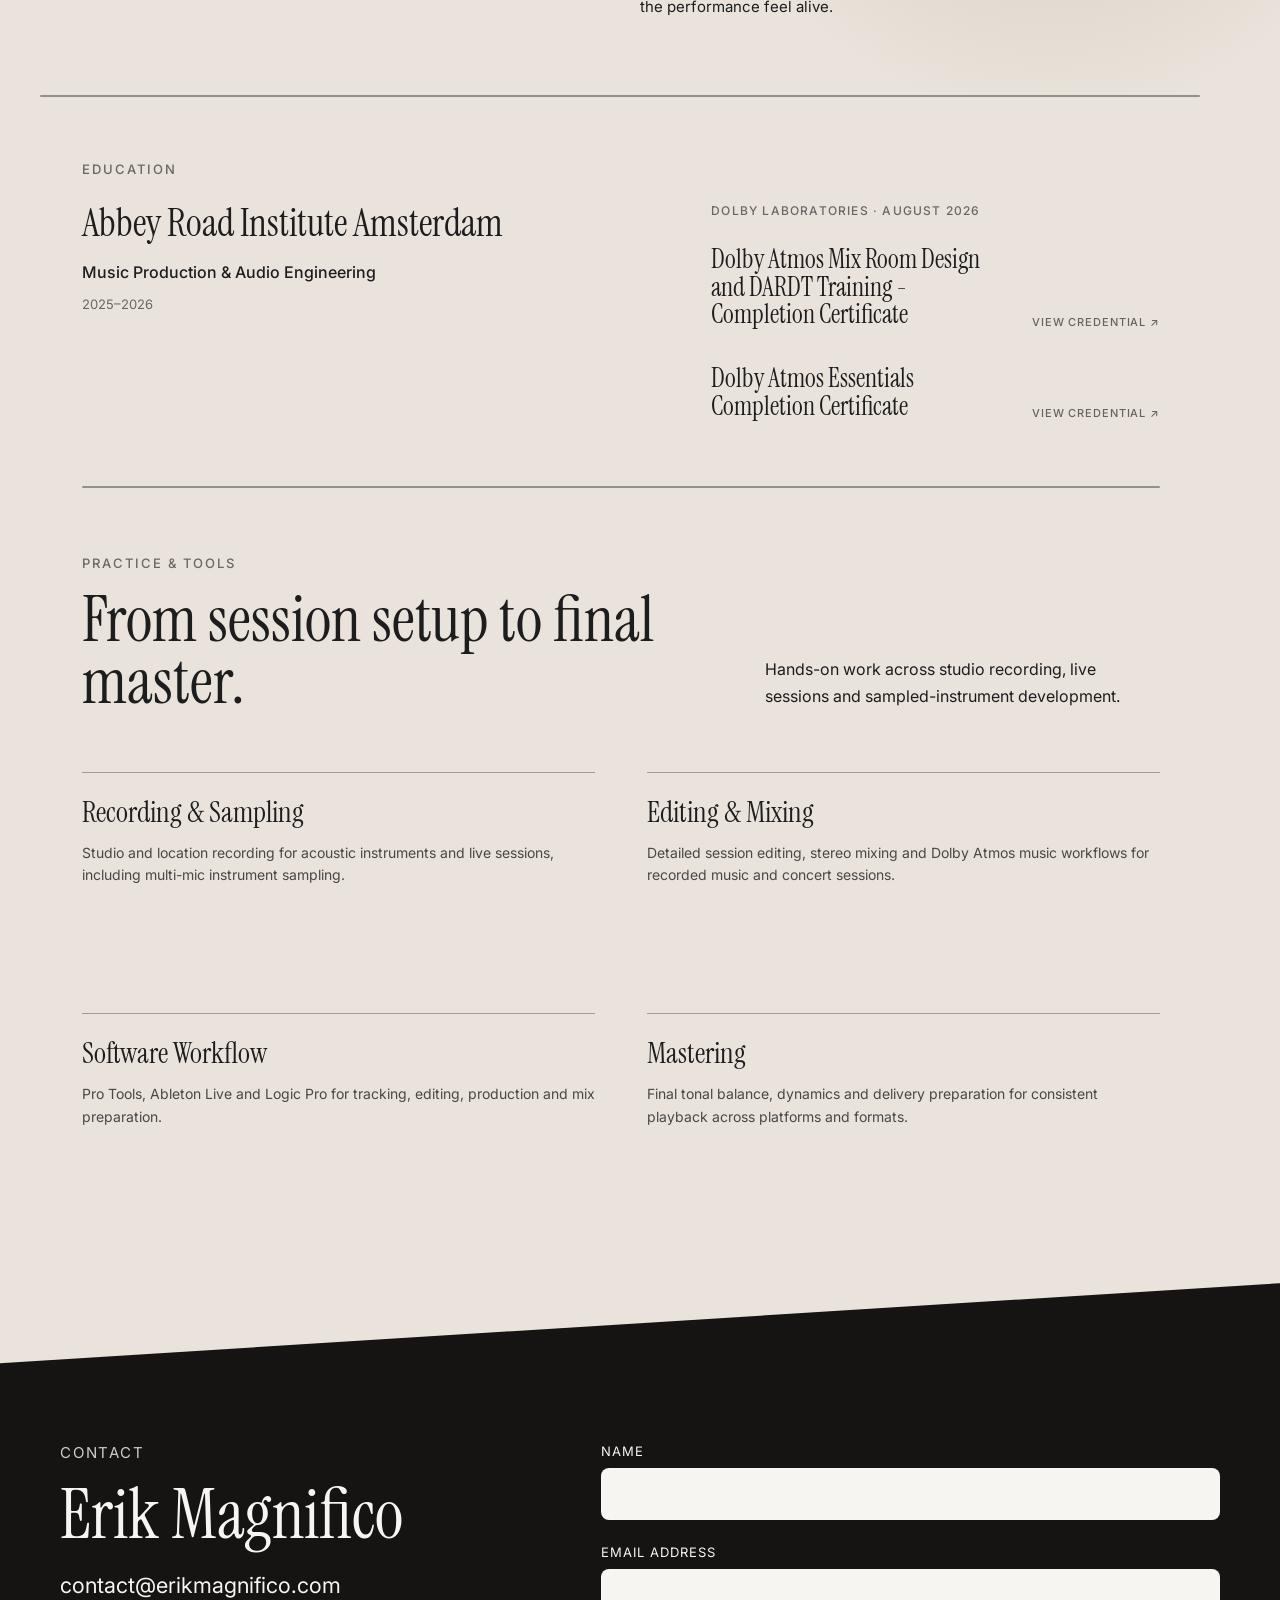
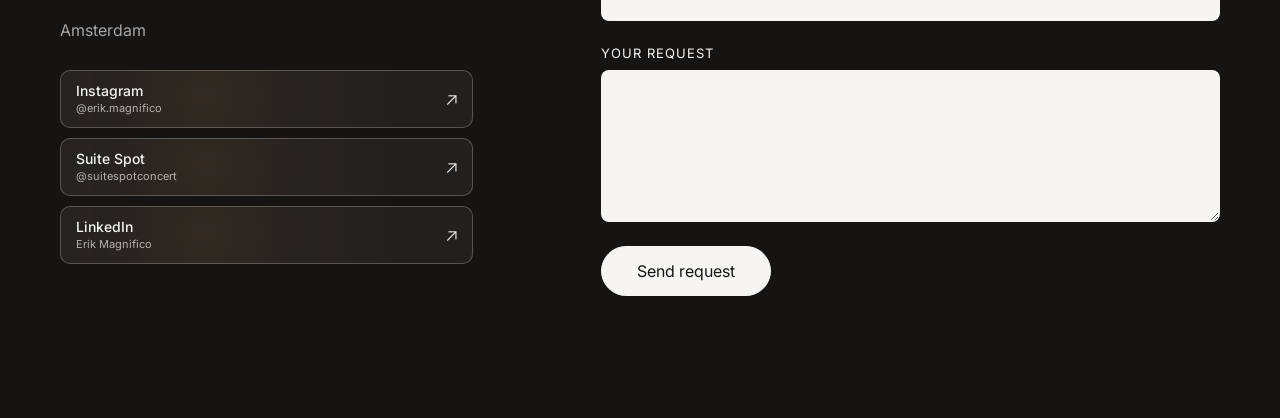
<file: work.html>
<!doctype html>
<html lang="en">
<head>
<meta charset="utf-8">
<meta name="viewport" content="width=device-width, initial-scale=1">
<meta name="robots" content="noindex">
<meta http-equiv="refresh" content="0; url=index.html#work">
<link rel="canonical" href="https://erikmagnifico.com/#work">
<title>Work — Erik Magnifico</title>
</head>
<body>
<p><a href="index.html#work">Continue to Work</a></p>
</body>
</html>
</file>
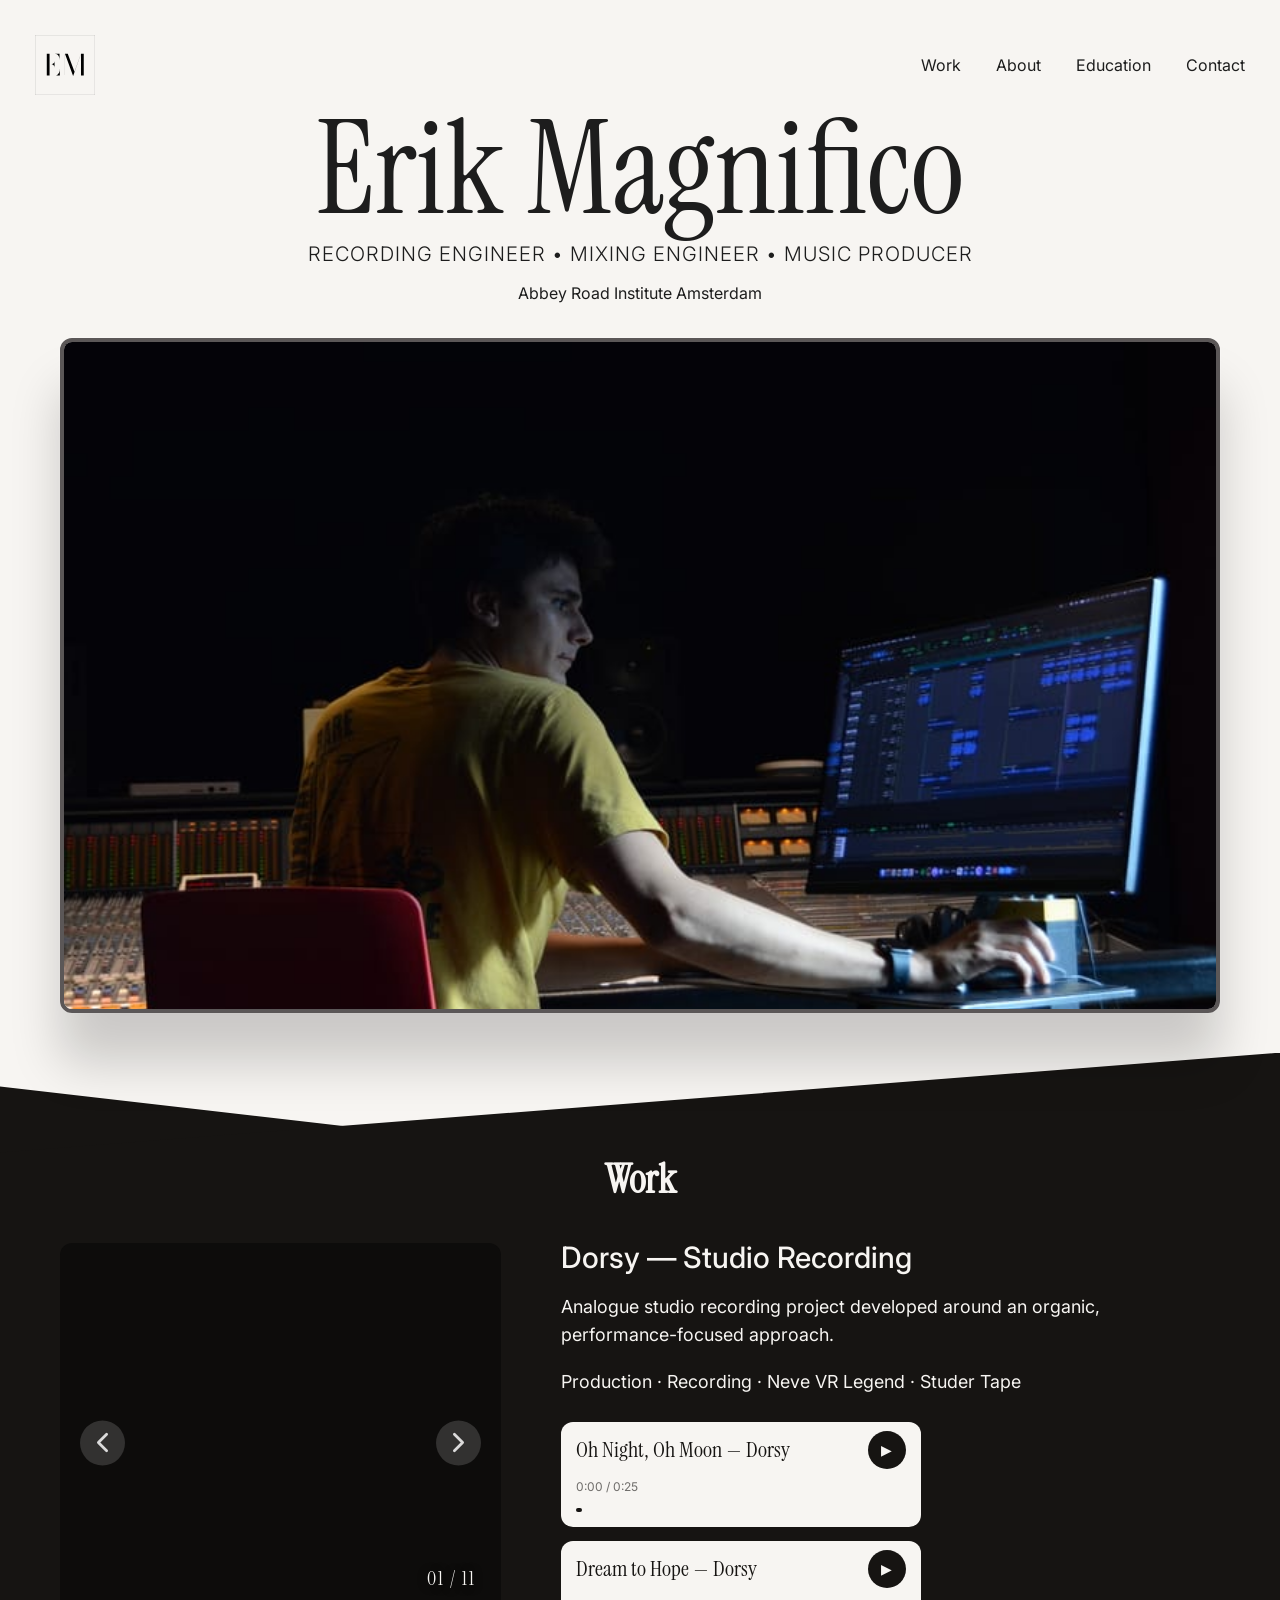
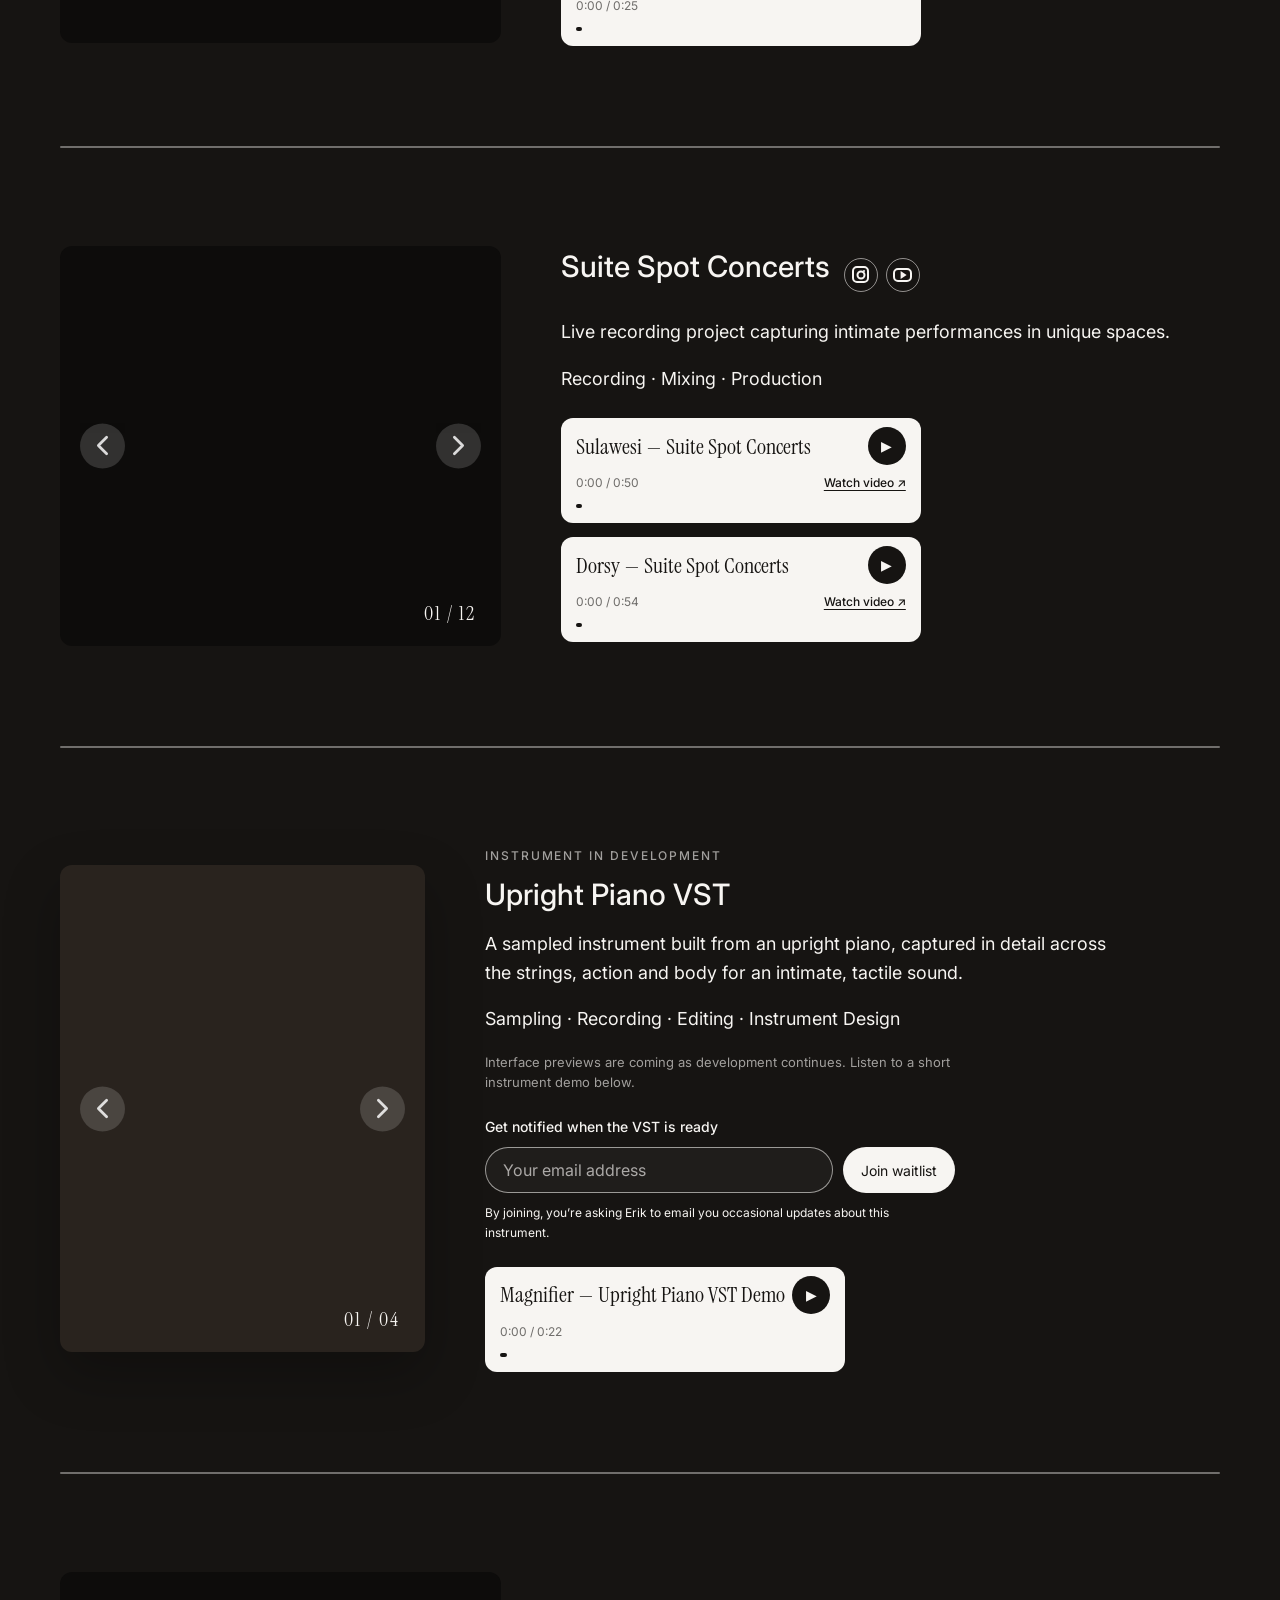
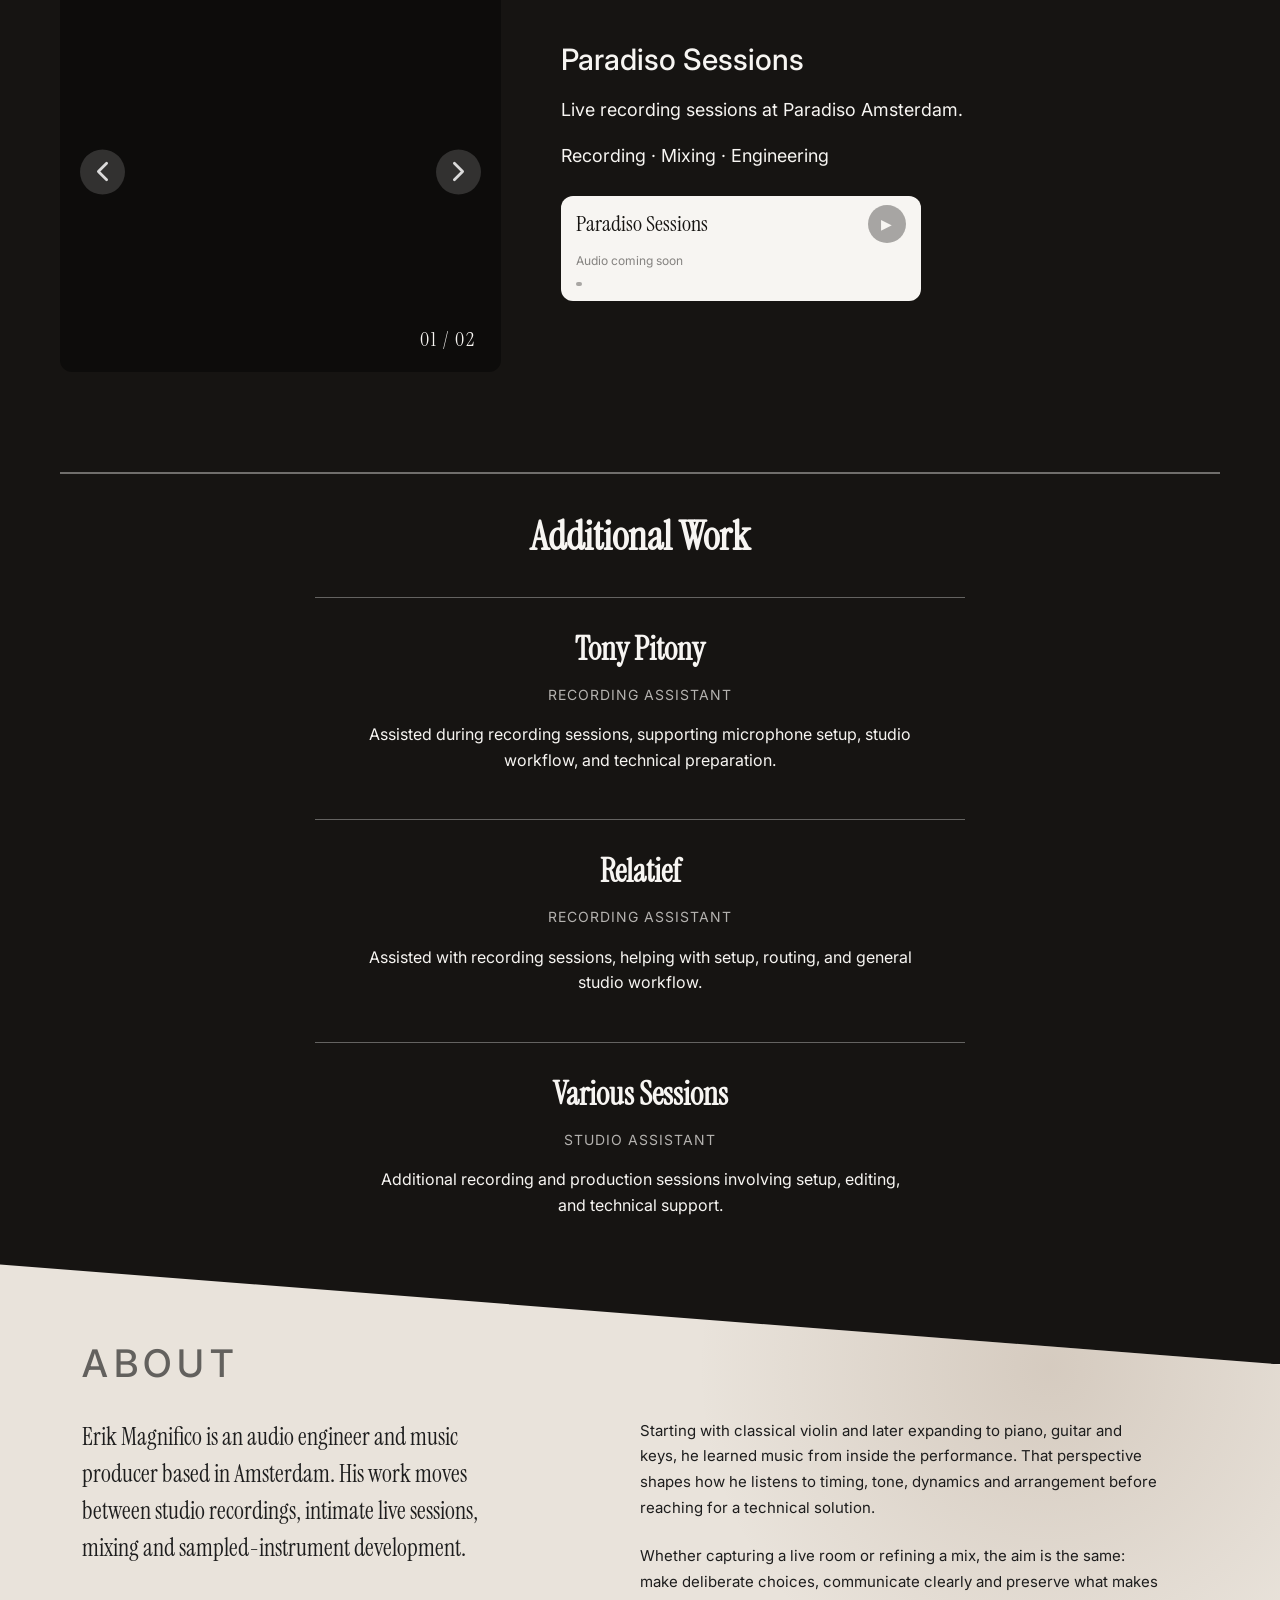
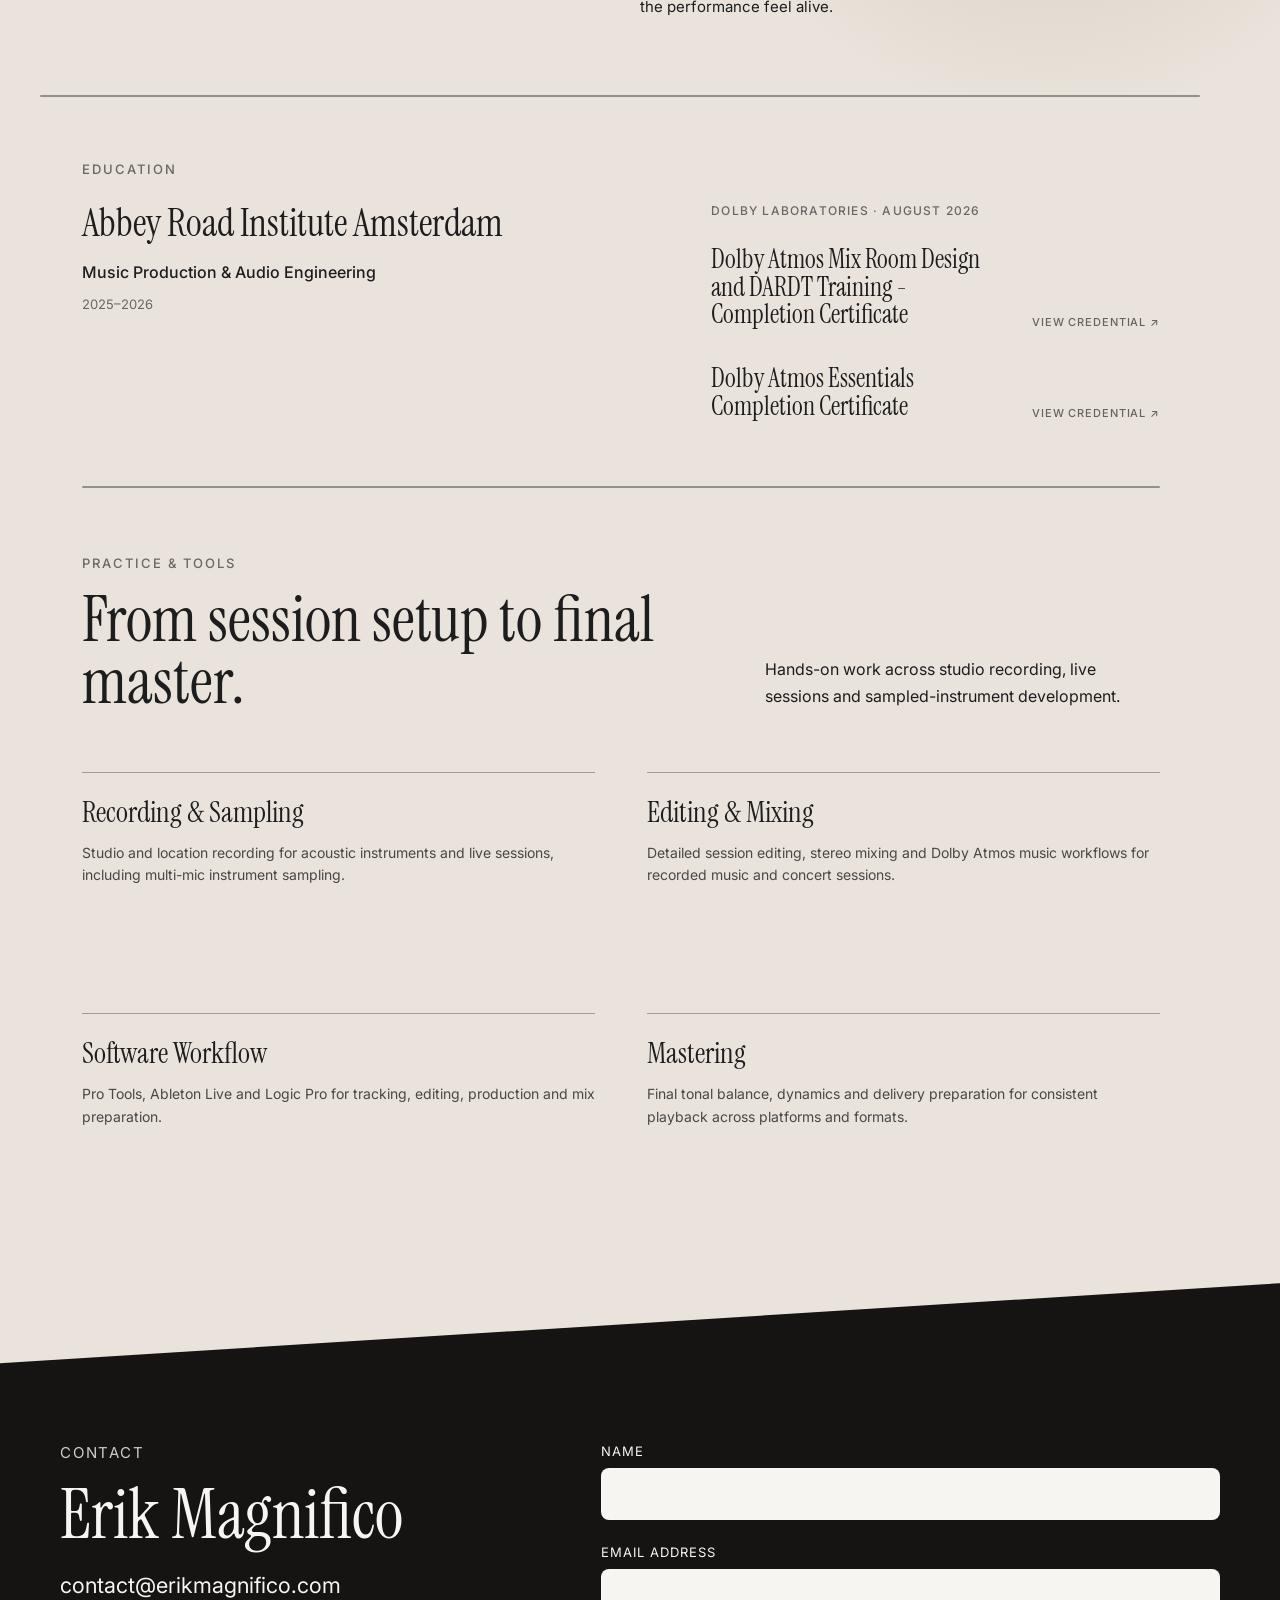
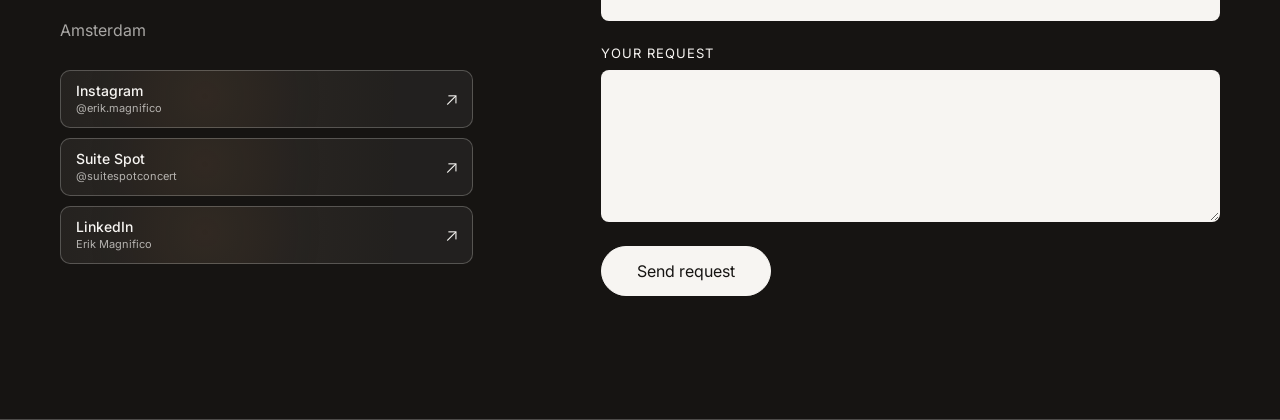
<file: projects/Dorsy.html>
<!doctype html>
<html lang="en">
<head>
<meta charset="utf-8">
<meta name="viewport" content="width=device-width, initial-scale=1">
<meta name="robots" content="noindex">
<meta http-equiv="refresh" content="0; url=../index.html#dorsy">
<link rel="canonical" href="https://erikmagnifico.com/#dorsy">
<title>Dorsy — Erik Magnifico</title>
</head>
<body>
<p><a href="../index.html#dorsy">Continue to the Dorsy project</a></p>
</body>
</html>
</file>
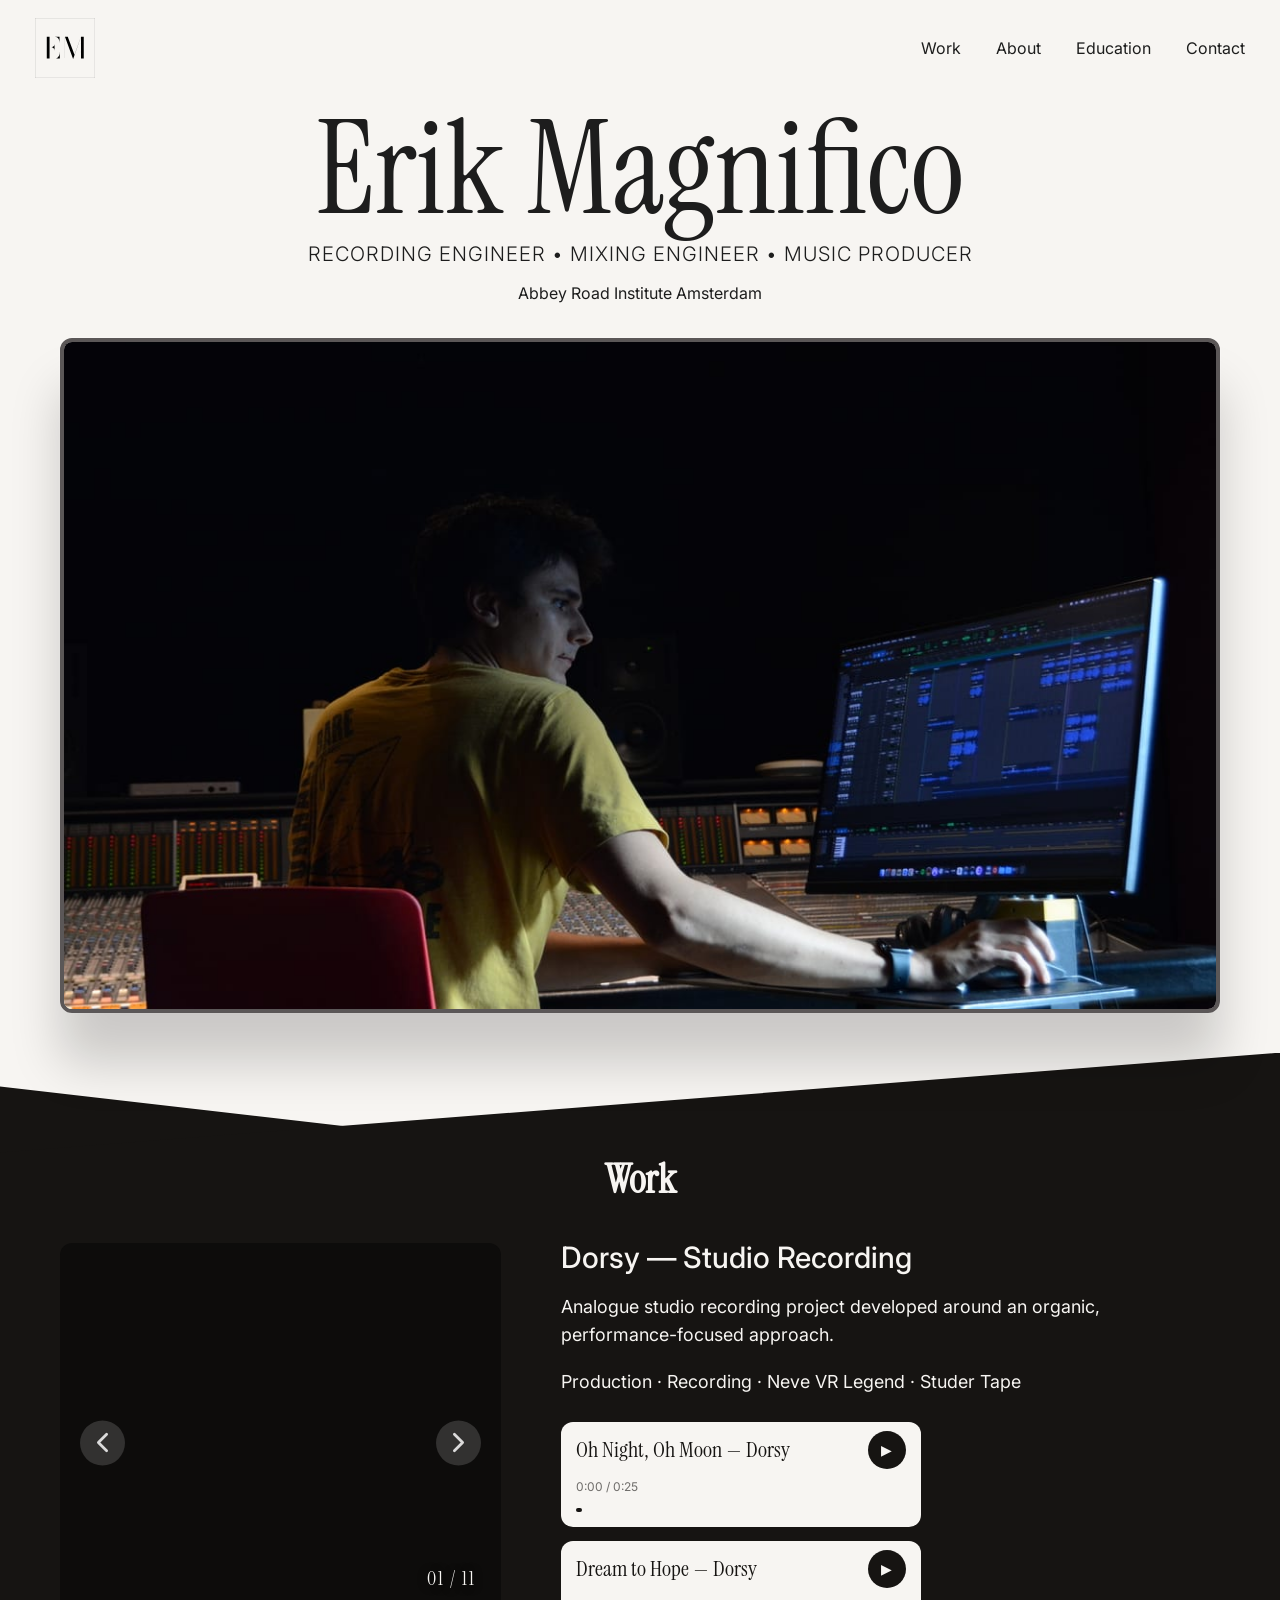
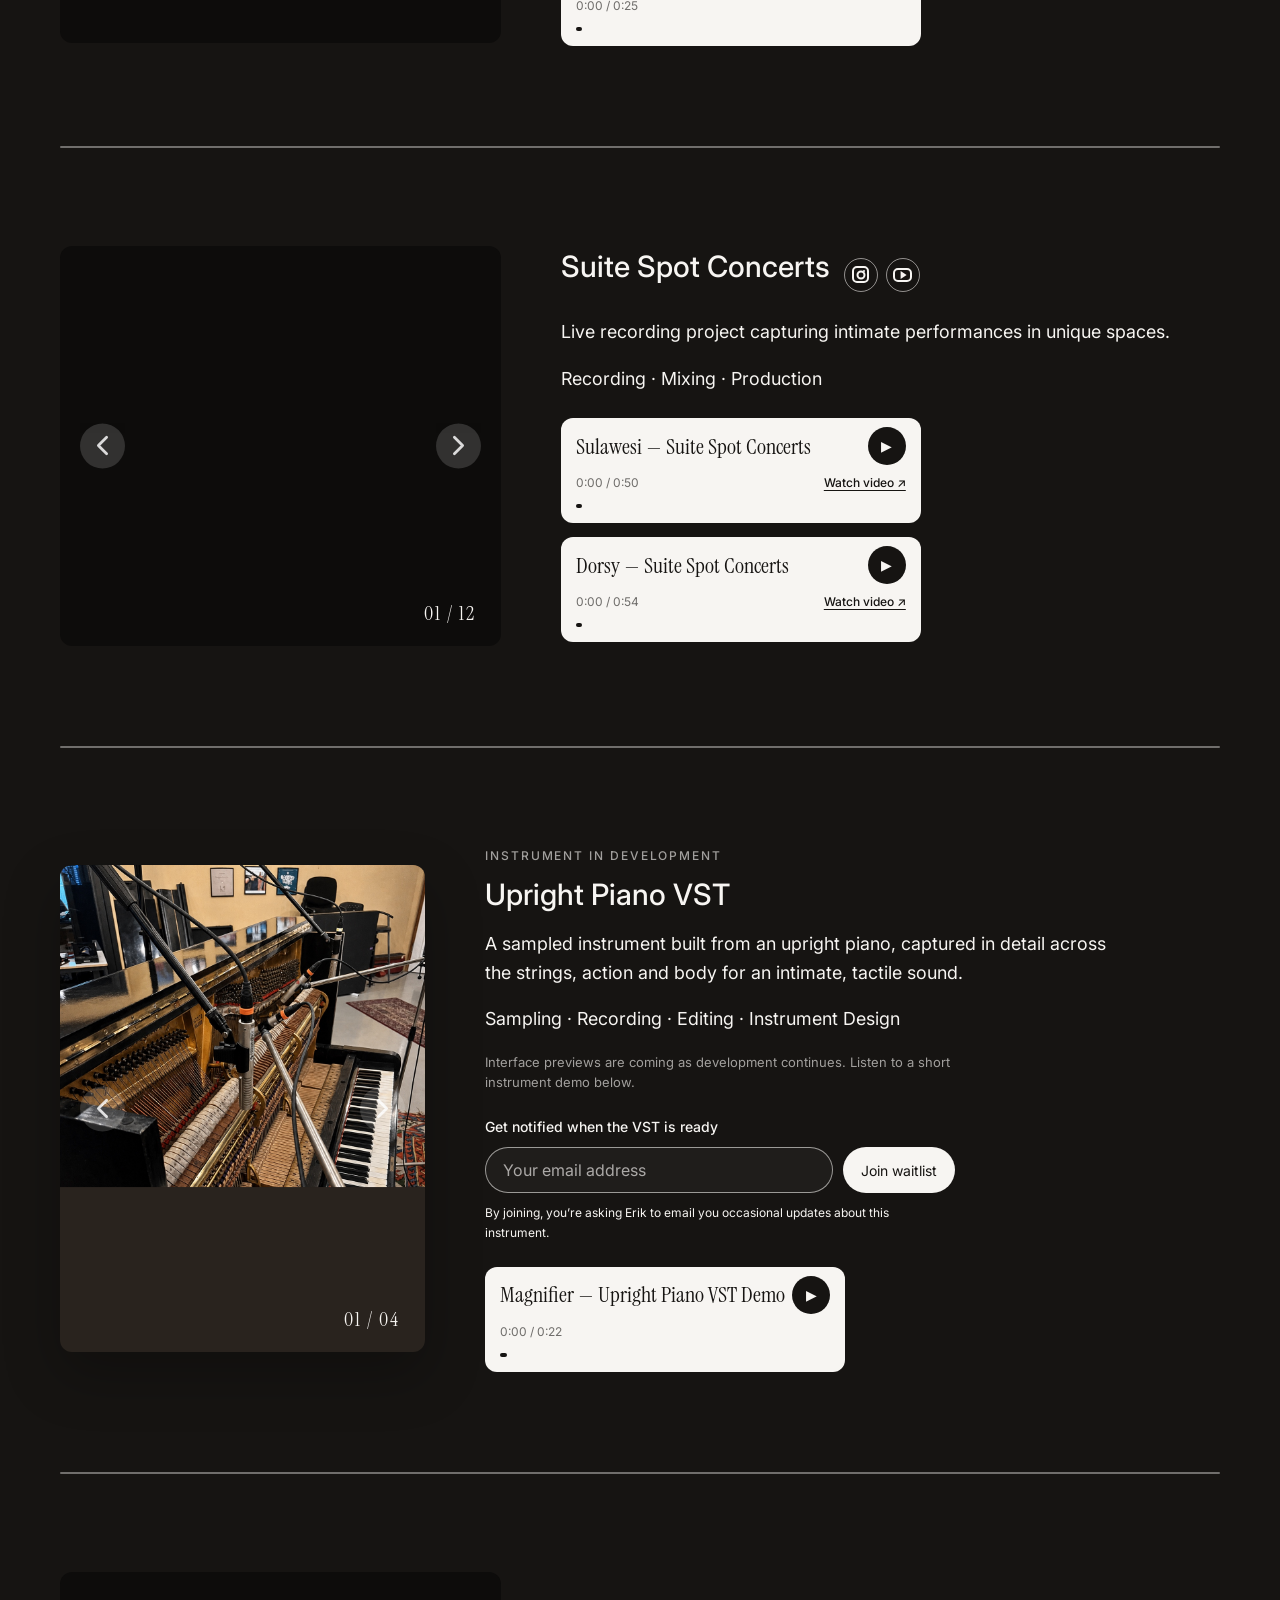
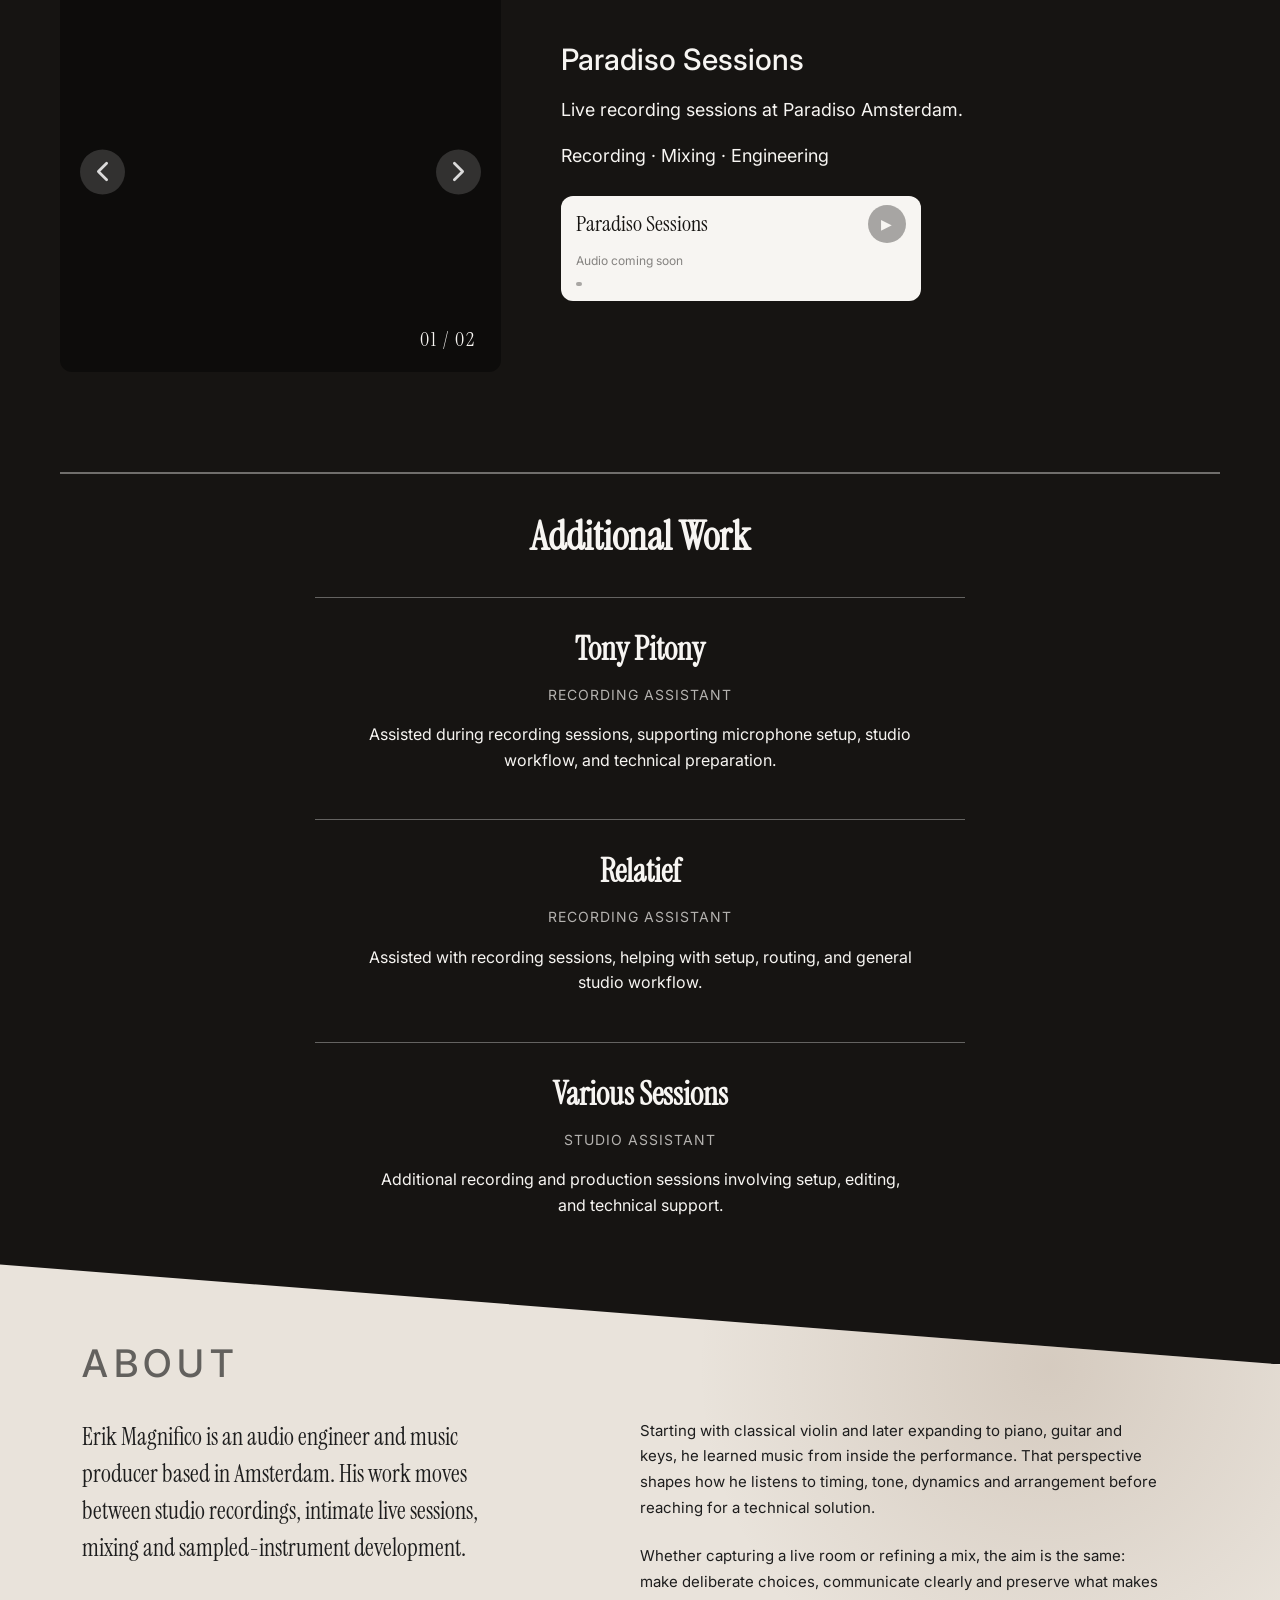
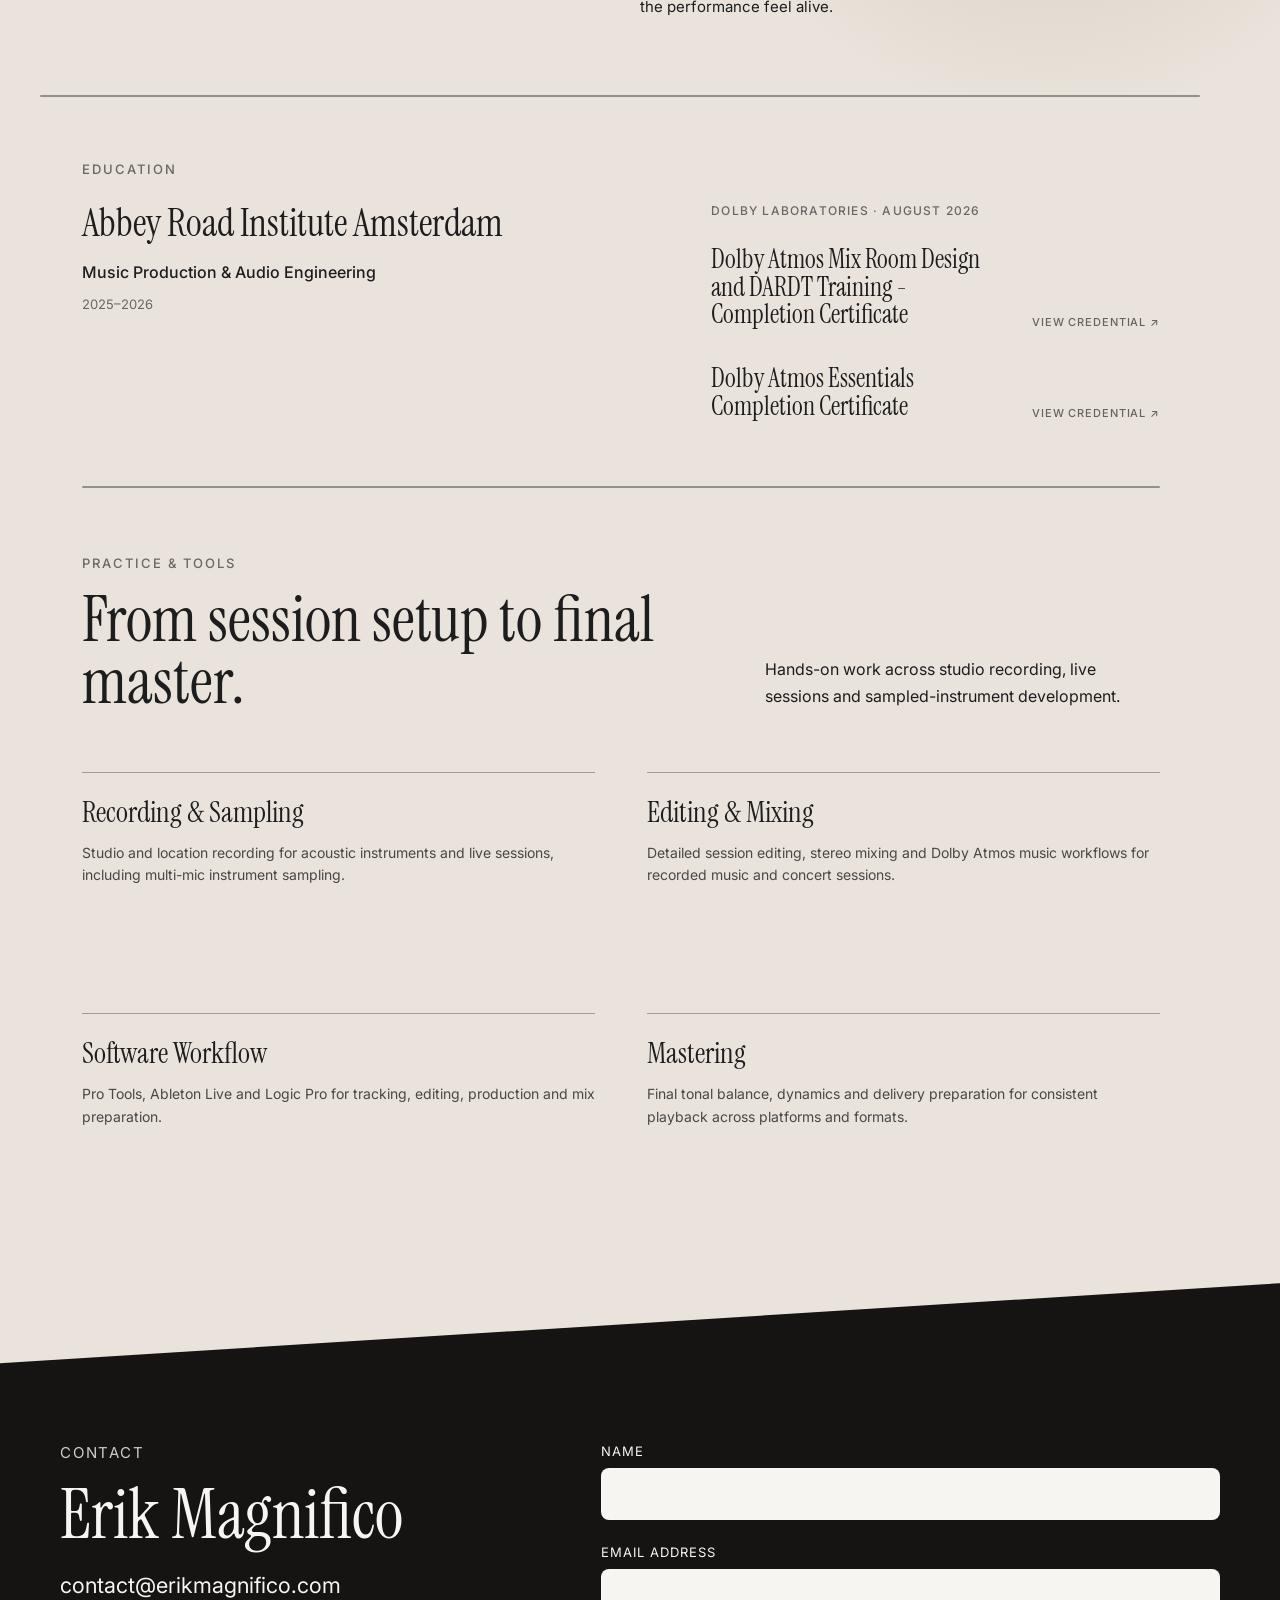
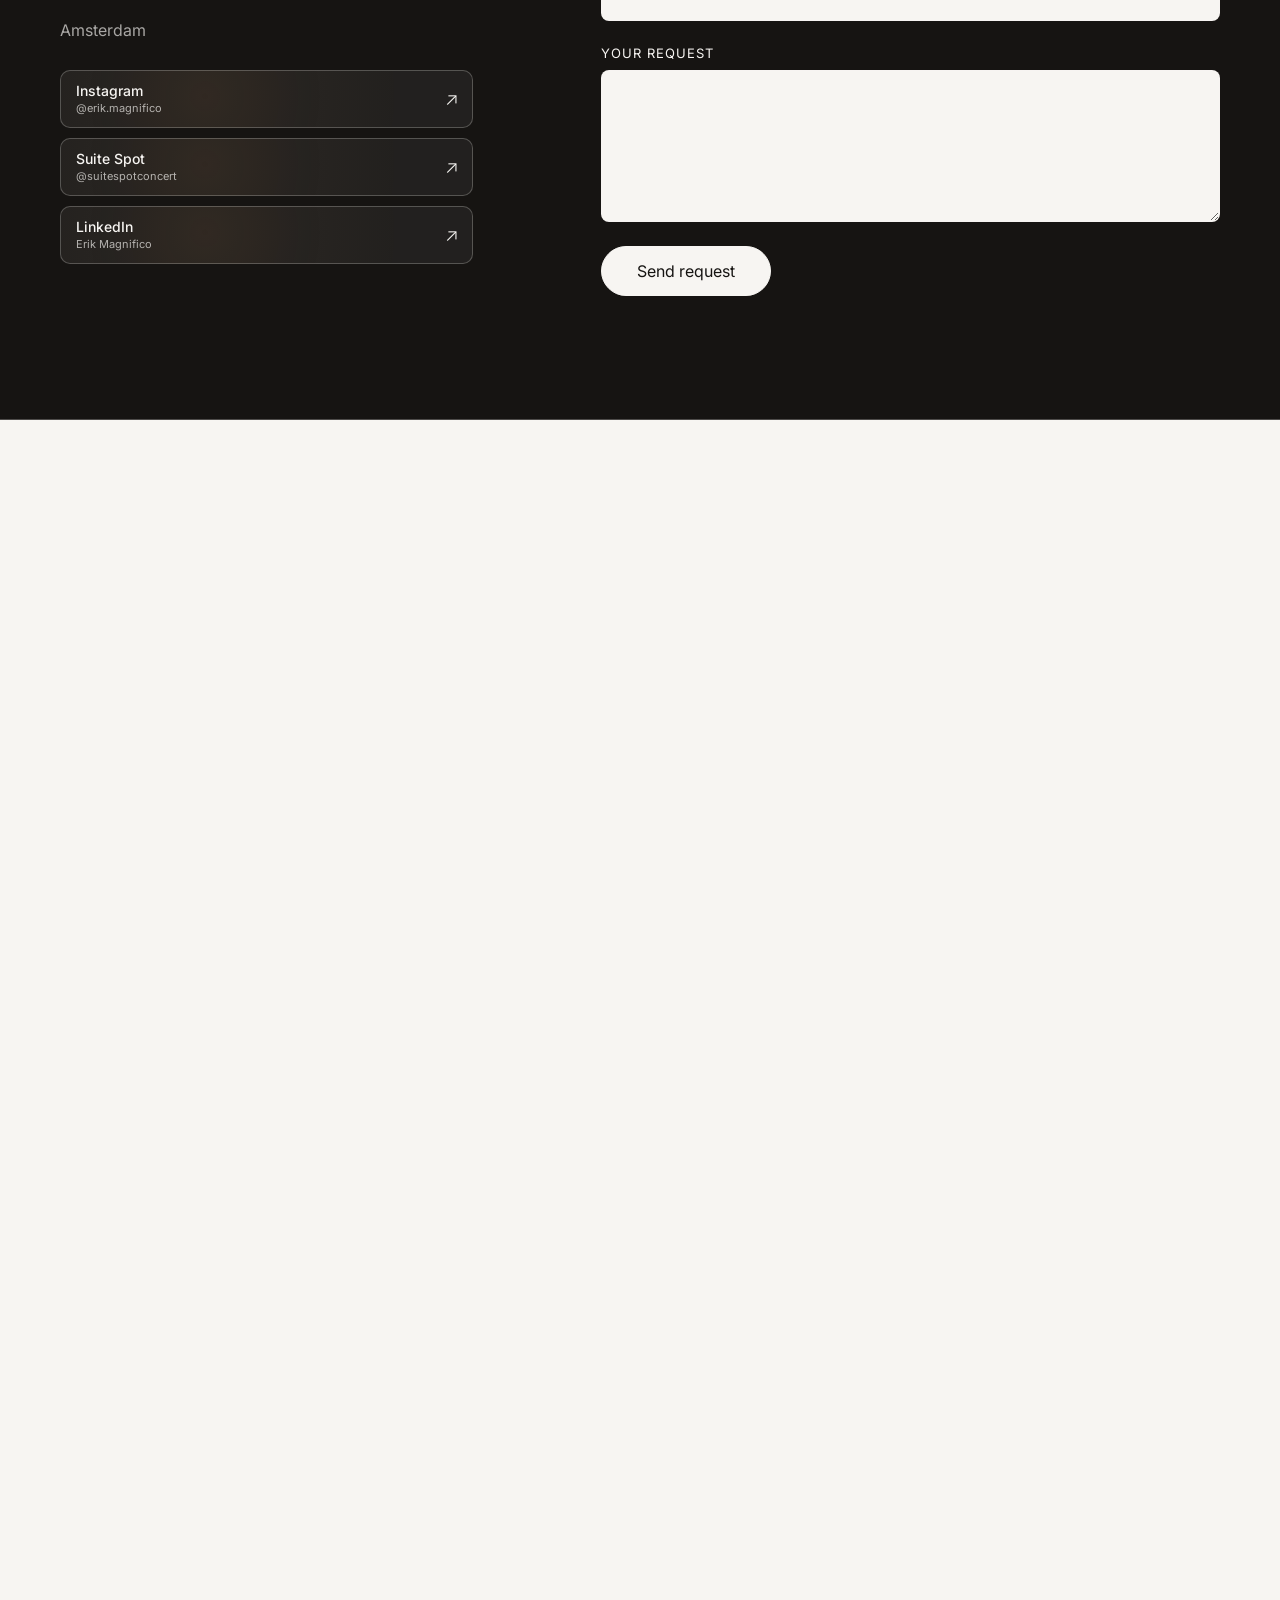
<file: projects/paradiso.html>
<!doctype html>
<html lang="en">
<head>
<meta charset="utf-8">
<meta name="viewport" content="width=device-width, initial-scale=1">
<meta name="robots" content="noindex">
<meta http-equiv="refresh" content="0; url=../index.html#paradiso">
<link rel="canonical" href="https://erikmagnifico.com/#paradiso">
<title>Paradiso Sessions — Erik Magnifico</title>
</head>
<body>
<p><a href="../index.html#paradiso">Continue to the Paradiso Sessions project</a></p>
</body>
</html>
</file>
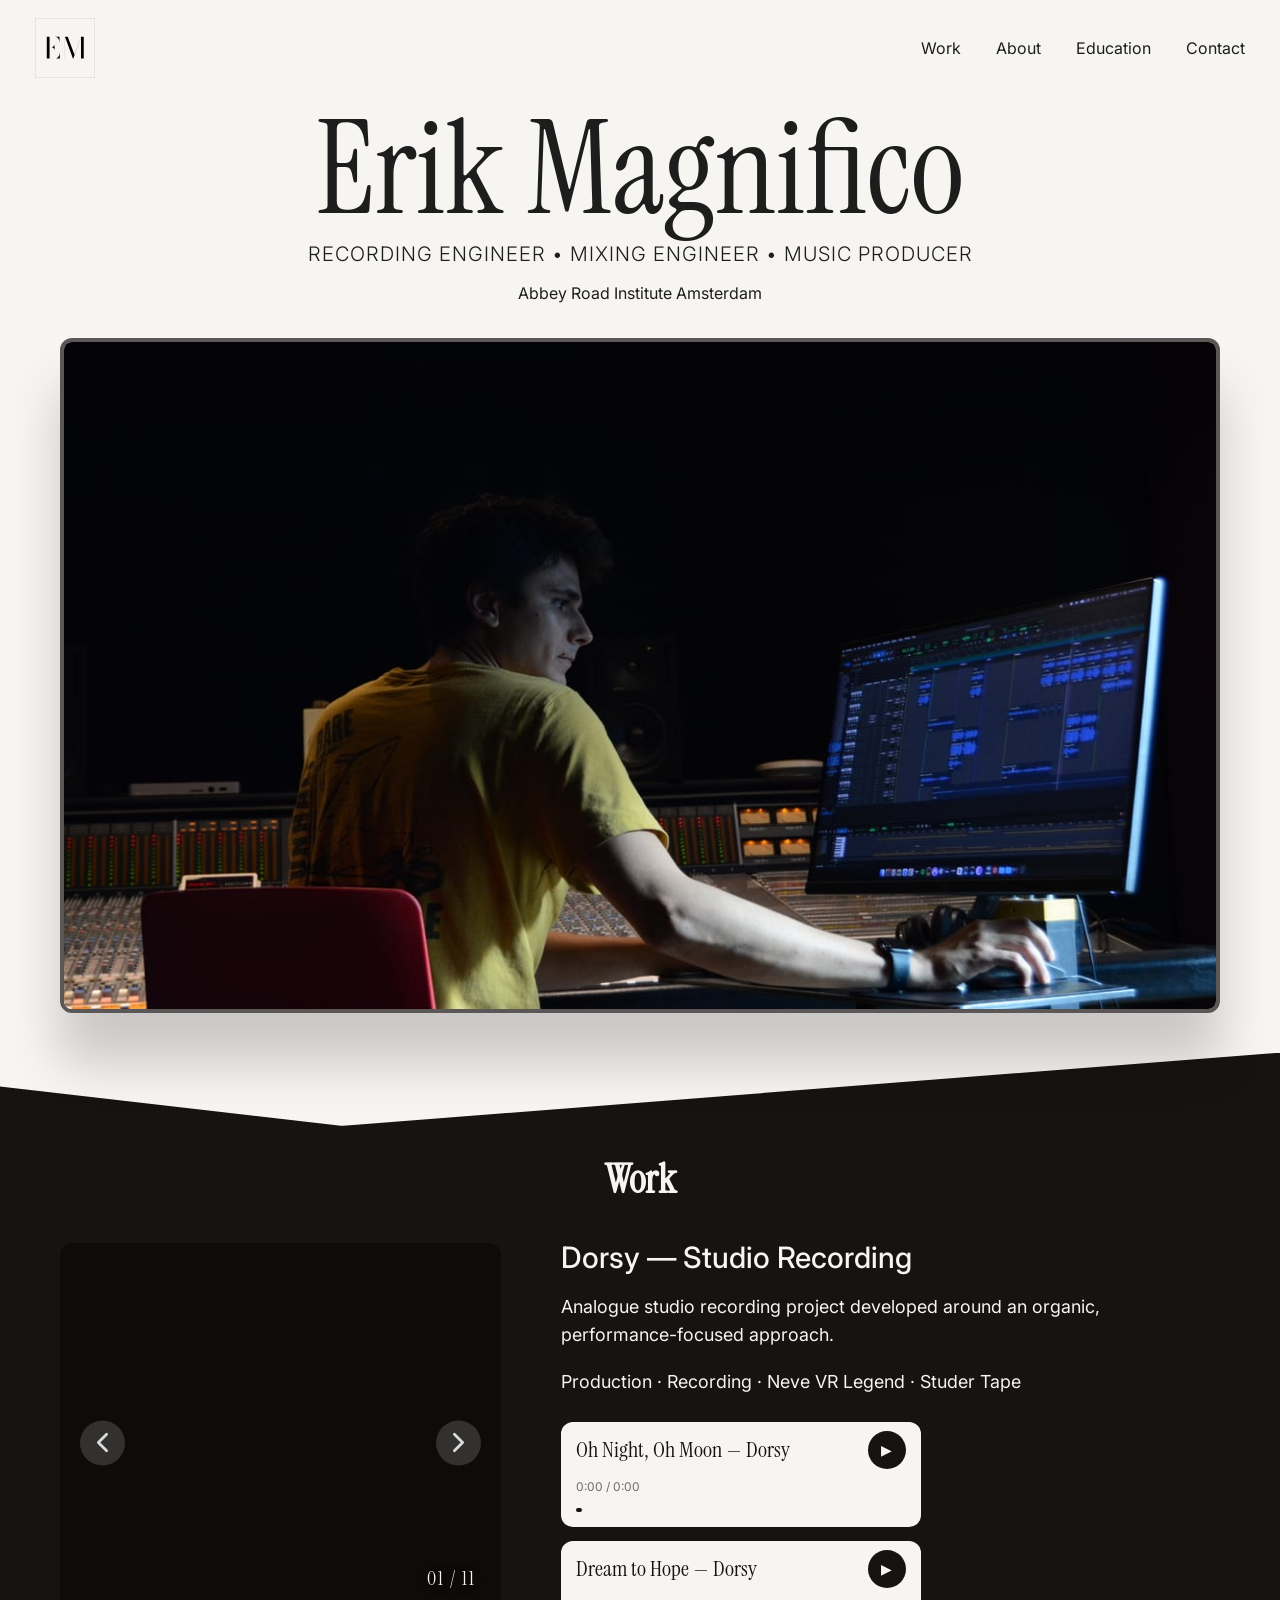
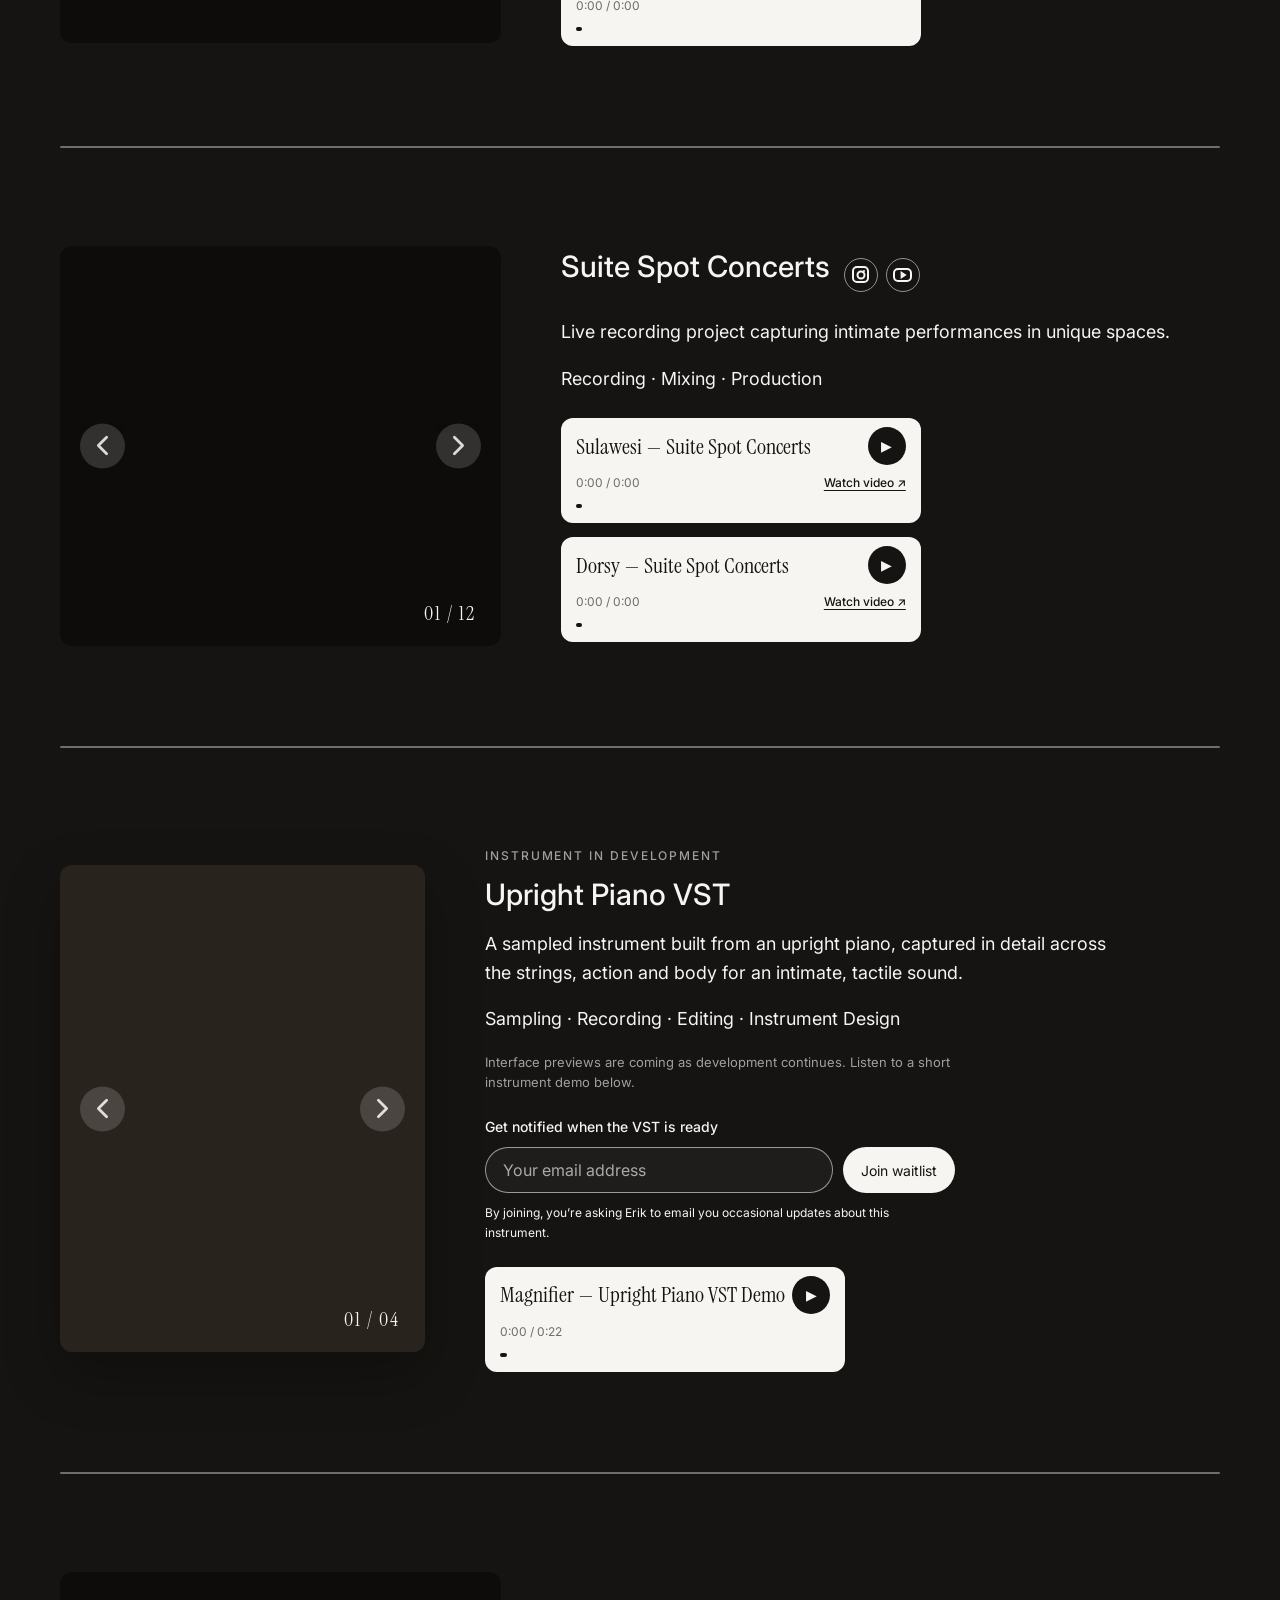
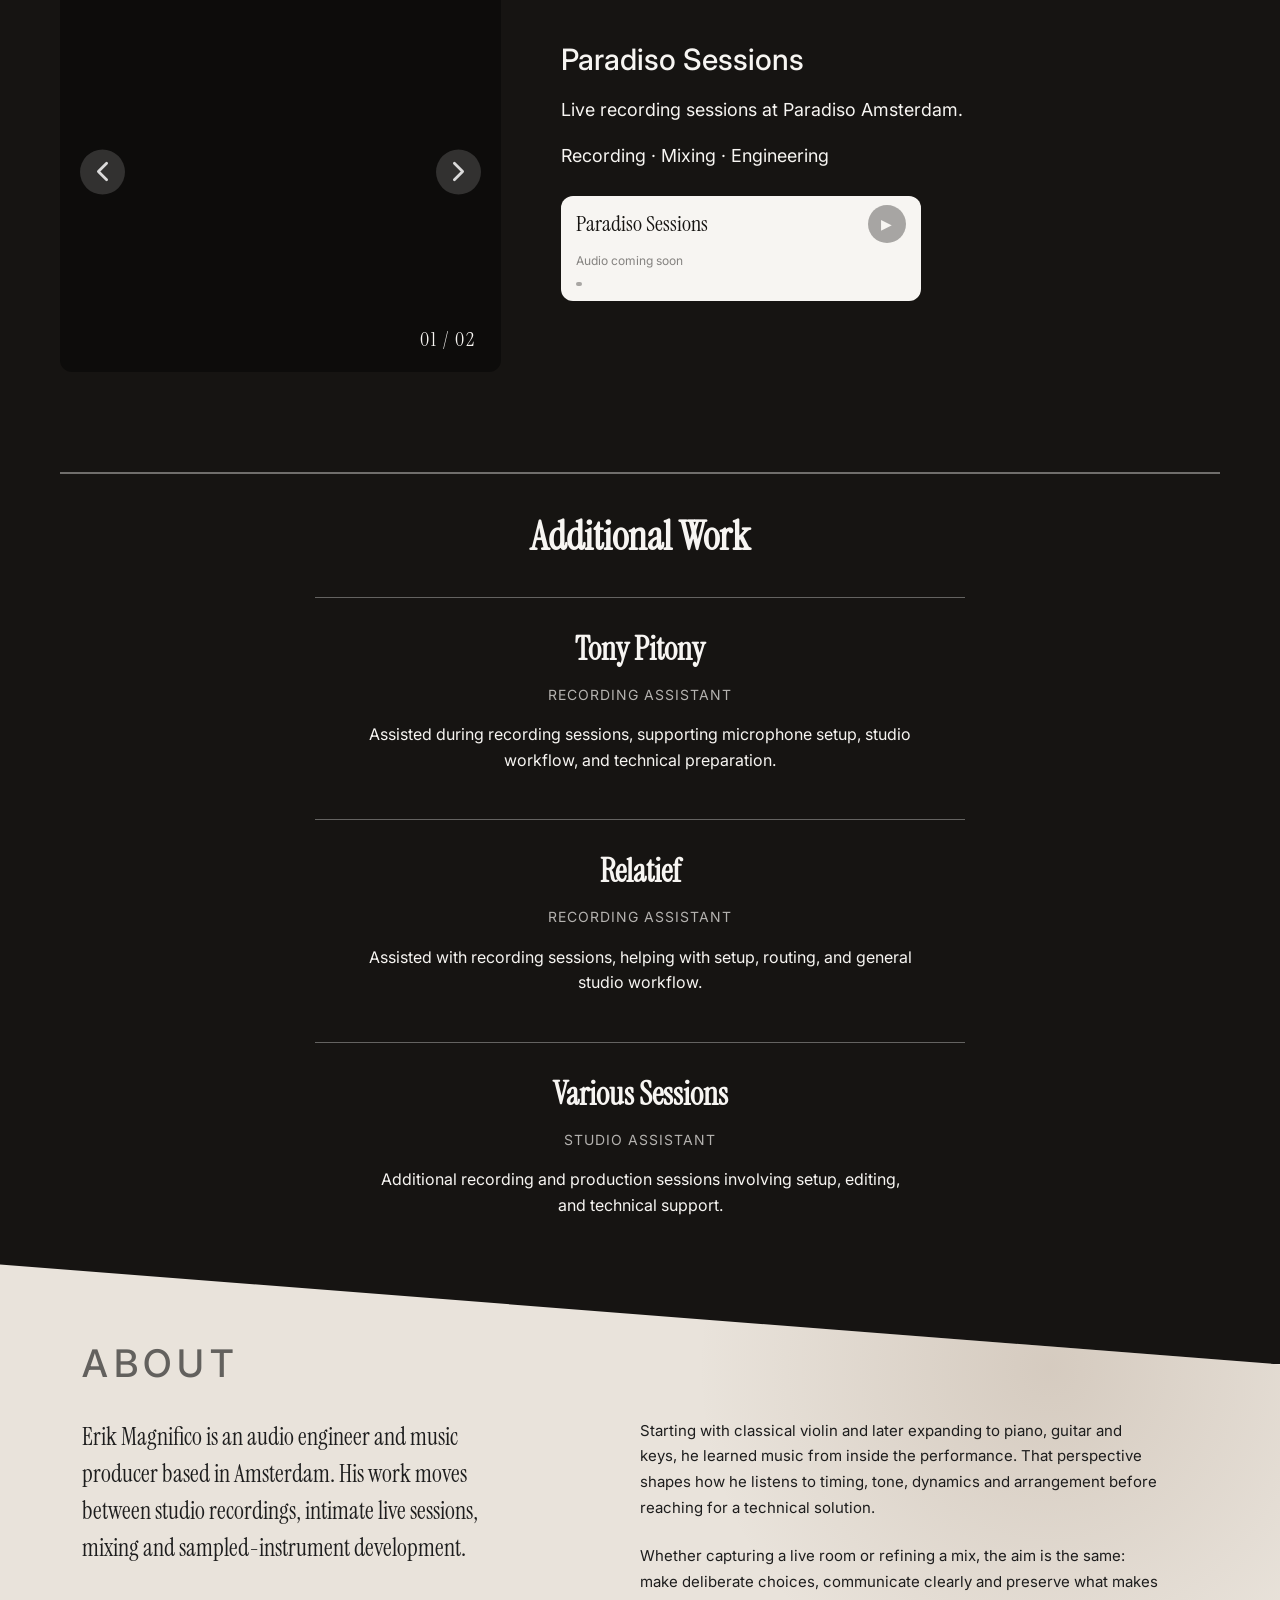
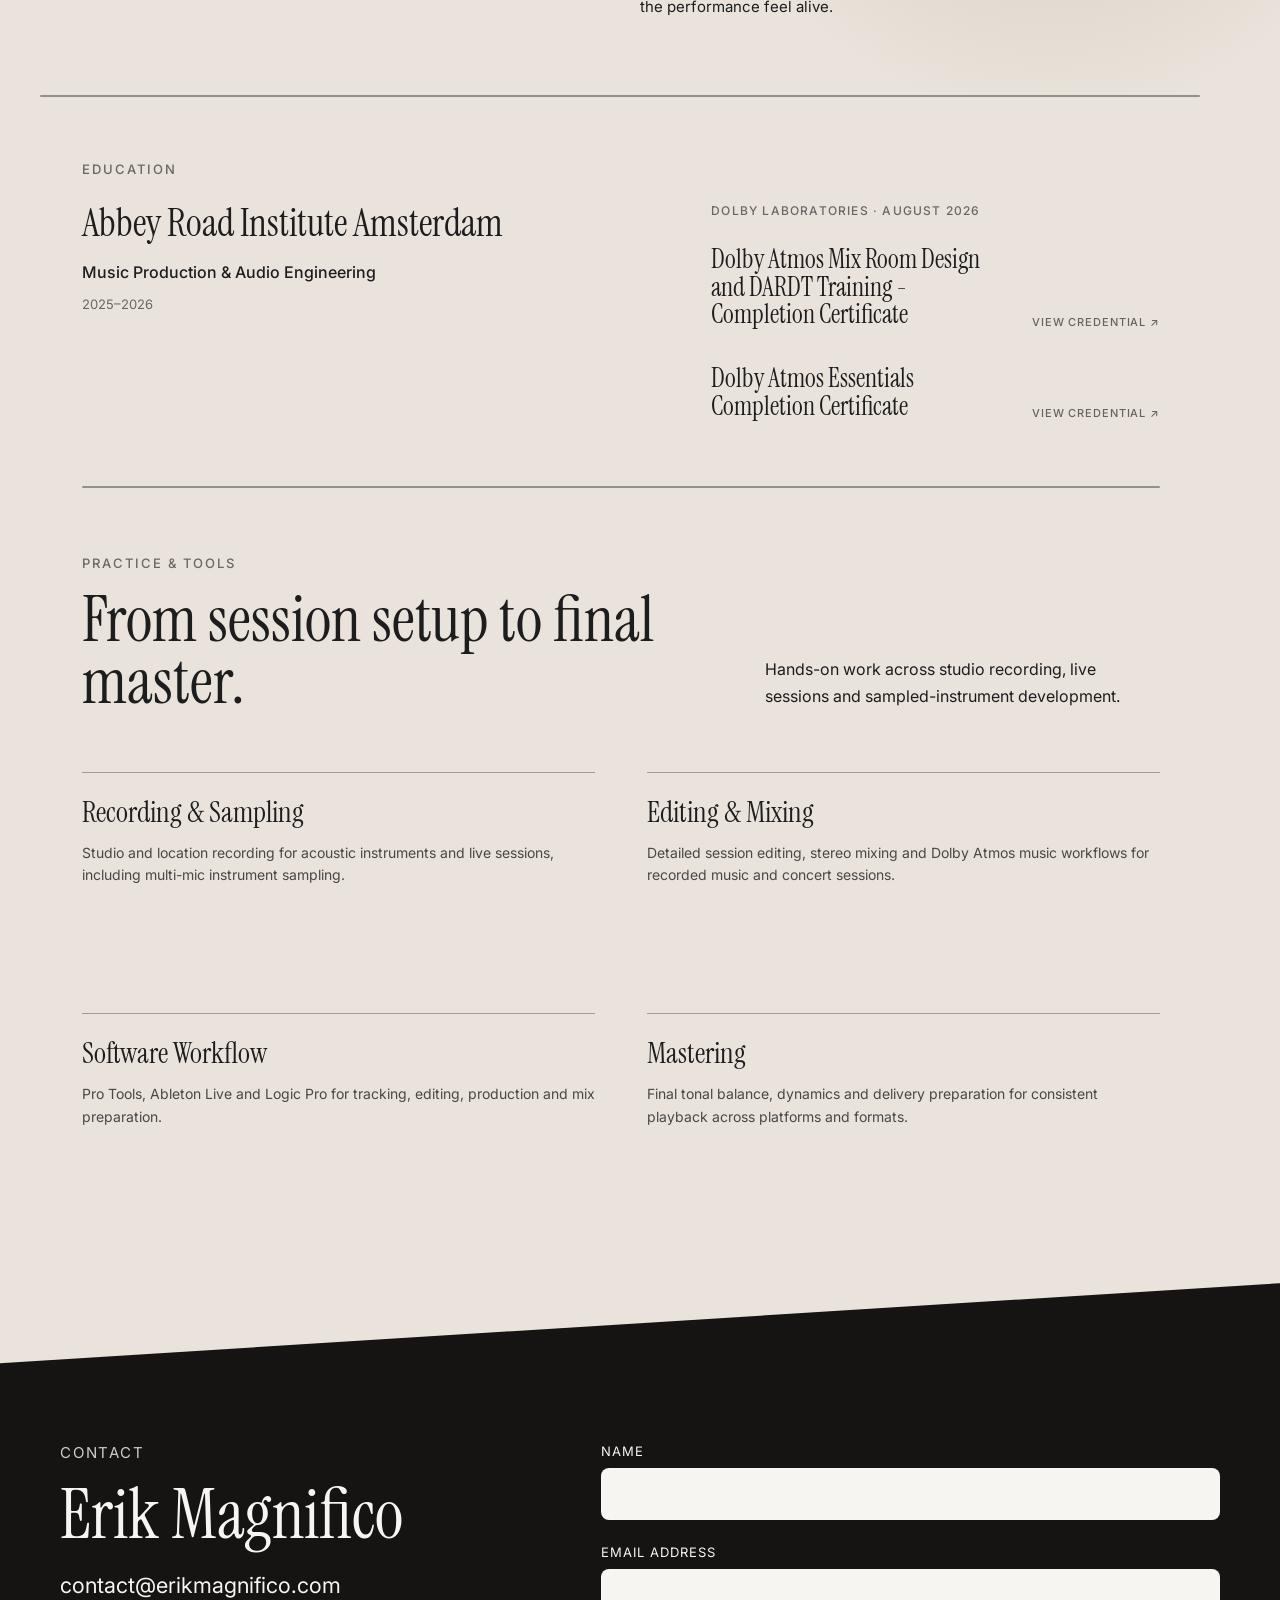
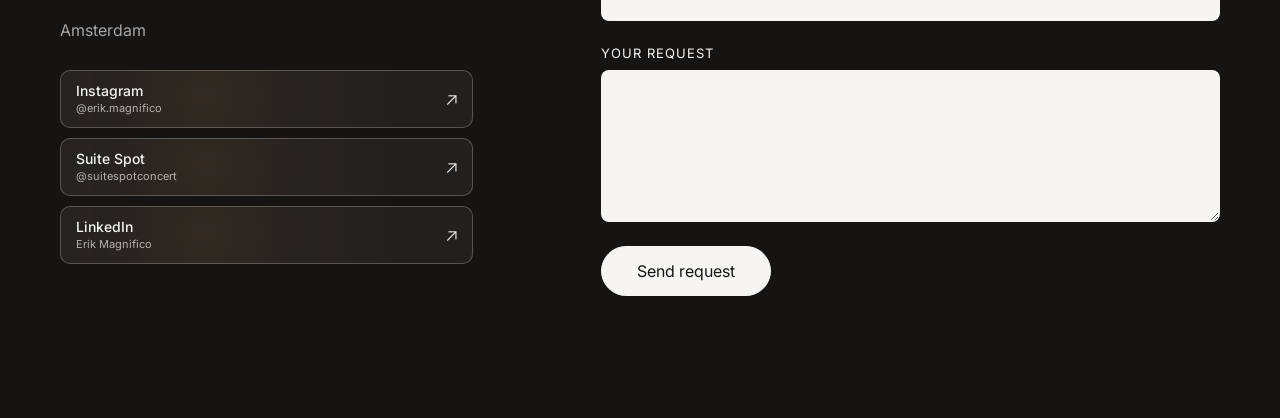
<file: projects/suite-spot.html>
<!doctype html>
<html lang="en">
<head>
<meta charset="utf-8">
<meta name="viewport" content="width=device-width, initial-scale=1">
<meta name="robots" content="noindex">
<meta http-equiv="refresh" content="0; url=../index.html#suite-spot">
<link rel="canonical" href="https://erikmagnifico.com/#suite-spot">
<title>Suite Spot Concerts — Erik Magnifico</title>
</head>
<body>
<p><a href="../index.html#suite-spot">Continue to Suite Spot Concerts</a></p>
</body>
</html>
</file>
<file: css/style.css>
@import url('https://fonts.googleapis.com/css2?family=Inter:wght@300;400;500&family=Instrument+Serif&display=swap');

html {

    scroll-behavior:smooth;
    overflow-x:hidden;

}


* {
box-sizing:border-box;
}


a:focus-visible,
button:focus-visible,
[role="slider"]:focus-visible {

    outline:3px solid currentColor;
    outline-offset:4px;

}


body {

margin:0;

background:#f7f5f2;

color:#1d1d1d;

font-family:Inter, Arial, sans-serif;

overflow-x:hidden;

}

.skip-link {
    position:fixed;
    top:12px;
    left:12px;
    z-index:100;
    padding:11px 15px;
    border-radius:7px;
    background:#161412;
    color:#f7f5f2;
    text-decoration:none;
    transform:translateY(-180%);
    transition:transform 0.2s ease;
}

.skip-link:focus {
    transform:translateY(0);
}



body > header {

position:fixed;

top:0;

width:100%;

padding:18px 35px;

background:rgba(247,245,242,0.9);

z-index:10;

}



nav {

display:flex;

justify-content:space-between;
gap:16px;

 align-items:center;

}



.logo img {

    width: 60px;
    height: auto;
    display: block;

}


.logo:hover {

    opacity: 0.6;

}


.logo {
    flex-shrink:0;
}

.nav-links {
    display:flex;
    flex-wrap:wrap;
    justify-content:flex-end;
    gap:4px 35px;
}

.nav-links a {

    display:inline-flex;
    align-items:center;
    min-height:44px;

    text-decoration:none;

    color:#1d1d1d;

    transition: opacity 0.3s ease;

}


.nav-links a:hover {

    opacity:0.5;

}



main {

padding:80px 60px;

}



.hero {

padding-top:30px;

position:relative;
z-index:2;

}


.hero-title {

text-align:center;

margin-bottom:35px;

}

.hero-title h1 {

    margin-bottom:15px;

}


.hero-title .subtitle {

    margin-top:0;

}

.hero-image {

    width:100%;
    height:75vh;
    overflow:hidden;
    flex:1;
    
    border-radius:12px;
    border:4px solid #5b5757;
 box-shadow:
    0 50px 50px rgba(0,0,0,0.18),
    0 0 0 1px rgba(255,255,255,0.2);

}


.hero-image img {

    width:100%;
    height:100%;
    object-fit:cover;
    object-position:center 72%;


}

.slider {

    position:relative;
    width:38%;
    height:400px;
    overflow:hidden;

    background:#0d0c0b;

    border-radius:12px;

    touch-action:pan-y;

}


.slide {

    position:absolute;

    top:0;
    left:0;

    width:100%;
    height:100%;

    object-fit:contain;

}


.slide.slide-left {

    transform:translateX(-15px);

}


.slide-counter {

    position:absolute;

    bottom:20px;

    right:25px;

    color:#f7f5f2;

    font-family:"Instrument Serif", serif;

    font-size:20px;

    font-weight:300;

    letter-spacing:2px;

    z-index:10;

}

.slider button {

    position:absolute;
    top:50%;
    transform:translateY(-50%);

    width:45px;
    height:45px;

    border:none;
    border-radius:50%;

    background:rgba(255,255,255,0.18);

    cursor:pointer;

    display:flex;
    align-items:center;
    justify-content:center;

    opacity:0.85;

    transition:transform 0.3s ease, opacity 0.3s ease;

}


.slider button svg {

    width:34px;
    height:34px;

    fill:none;

    stroke:white;

    stroke-width:2;

    stroke-linecap:round;

    stroke-linejoin:round;

}


.slider button:hover {

    transform:translateY(-50%) scale(1.15);

    opacity:1;

}


.slider button:focus-visible {

    outline-color:#f7f5f2;

}


.prev {

    left:20px;

}


.next {

    right:20px;

}





h1 {

font-family:"Instrument Serif", serif;

font-size:130px;

line-height:0.9;

font-weight:400;

margin:0;

}


.subtitle {

    font-family: Inter, sans-serif;
    font-size: 20px;
    font-weight: 300;
    letter-spacing: 1px;
    text-transform: uppercase;

}




.placeholder {

height:500px;

background:#ddd8d2;

display:flex;

align-items:center;

justify-content:center;

}


.project-preview .placeholder {

    width:50%;

    height:500px;

}


section {

padding:80px 0;
scroll-margin-top:100px;

}


.work-wrapper {

    position:relative;

}


.work-wrapper::before {

    
    z-index:0;

    content:"";

    position:absolute;

    top:-80px;

    left:-700px;

    width:calc(100% + 400px);

    height:180px;

    background:#161412;

    clip-path:polygon(
        0 0,
        100% 100%,
        100% 100%,
        0 100%
    );

}


.work-preview {


    position:relative;

    z-index:1;

    isolation:isolate;

    background:#161412;

    color:#f7f5f2;

    margin: -40px -60px 0;

    padding: 70px 60px 100px;

    clip-path: polygon(
        0 100px,
        100% 0,
        100% 100%,
        0 100%
    );

}




.work-preview h2,
.work-preview h3,
.work-preview p {

    color:#f7f5f2;

}





.project-preview {

display:flex;

gap:60px;

margin-bottom:100px;

align-items:center;

}


.project-preview > div:not(.slider) {
    min-width:0;
}

.project-preview h3 {
    margin:0 0 16px;
    font-size:clamp(26px, 2.3vw, 32px);
    line-height:1.2;
    font-weight:500;
}

.project-preview p {
    max-width:58ch;
    font-size:clamp(16px, 1.4vw, 18px);
    line-height:1.6;
}


.vst-project {

    padding-top:20px;

}


.slider.vst-slider {

    background:#29231e;
    box-shadow:0 22px 55px rgba(0,0,0,0.26);

    width:36%;
    max-width:365px;
    flex:0 0 36%;

    height:auto;
    aspect-ratio:3 / 4;

}


.vst-session-photo {

    object-fit:contain;

}


.vst-project-copy {

    flex:1;

}


.project-preview .project-kicker {

    margin:0 0 12px;

    font-size:12px;
    font-weight:500;
    letter-spacing:0.16em;
    text-transform:uppercase;
    opacity:0.62;

}


.vst-waitlist-form {

    max-width:470px;
    margin-top:26px;

}


.vst-waitlist-label {

    display:block;
    margin-bottom:12px;
    font-size:14px;
    font-weight:500;

}


.vst-waitlist-row {

    display:flex;
    gap:10px;

}


.vst-waitlist-input,
.vst-waitlist-submit {

    min-height:46px;
    padding:12px 17px;
    border:1px solid rgba(247,245,242,0.58);
    border-radius:999px;
    font:inherit;
    font-size:14px;

}


.vst-waitlist-input {

    flex:1;
    min-width:0;
    width:100%;
    font-size:16px;
    background:rgba(247,245,242,0.04);
    color:#f7f5f2;

}


.vst-waitlist-input::placeholder {

    color:rgba(247,245,242,0.65);

}


.vst-waitlist-input:focus-visible {

    outline:2px solid #f7f5f2;
    outline-offset:3px;

}


.vst-waitlist-submit {

    background:#f7f5f2;
    color:#161412;
    white-space:nowrap;
    cursor:pointer;
    transition:background 0.2s ease;

}


.vst-waitlist-submit:hover:not(:disabled) {

    background:#e4dfd8;

}


.vst-waitlist-submit:disabled {

    opacity:0.65;
    cursor:wait;

}


.vst-waitlist-form .vst-waitlist-note,
.vst-waitlist-form .vst-waitlist-status {

    margin:10px 0 0;
    font-size:12px;
    line-height:1.6;

}


.vst-waitlist-note {

    color:rgba(247,245,242,0.7);

}


.vst-waitlist-form .vst-waitlist-status:empty {

    margin:0;

}


.vst-waitlist-status[data-state="error"] {

    color:#ffc4b3;

}


@media (max-width: 500px) {

    .vst-waitlist-row {
        flex-direction:column;
    }

}


.project-preview .vst-interface-note {

    max-width:470px;
    margin:18px 0 0;

    font-size:13px;
    line-height:1.55;
    opacity:0.62;

}


.dorsy-video {

    display:block;
    background:#0d0c0b;

}


.dorsy-slider .slide-counter {

    bottom:52px;
    text-shadow:0 1px 10px rgba(0,0,0,0.72);

}


/* project separators */

.project-preview + .project-preview {

    position:relative;

    padding-top:100px;

}


.project-preview + .project-preview::before {

    content:"";

    position:absolute;

    top:0;

    left:0;

    width:100%;

    height:2px;

    background:rgba(247,245,242,0.4);

    border-radius:20px;

}


.technical-grid {

display:flex;

gap:80px;

}



.technical-grid div {

flex:1;

}


.neutral-section {

    background:#e9e3db;

    margin-left:-60px;
    margin-right:-60px;

    padding-left:60px;
    padding-right:60px;

}

.about-preview {

    position:relative;

    z-index:3;

    margin-top:-100px;

    padding-top:120px !important;

    clip-path: polygon(
        0 0,
        100% 100px,
        100% 100%,
        0 100%
    );

}

.about-preview h2 {

    font-size:38px;

    margin-top:-40px;

}


body > main {

    padding-bottom:0;

}


footer {

    position:relative;
    z-index:4;

    display:grid;
    grid-template-columns:minmax(0, 0.8fr) minmax(320px, 1.2fr);
    gap:clamp(60px, 10vw, 150px);
    align-items:start;

    margin-top:-80px;
    padding:160px 60px 80px;

    background:#161412;
    color:#f7f5f2;

    clip-path:polygon(
        0 80px,
        100% 0,
        100% 100%,
        0 100%
    );

    scroll-margin-top:80px;

}

.upwork-footer {

    grid-template-columns:minmax(0, 720px);

}

.contact-kicker {

    margin:0 0 20px;

    font-size:15px;
    letter-spacing:0.12em;
    text-transform:uppercase;
    opacity:0.82;

}


.contact-intro h2 {

    margin:0 0 24px;

    font-family:"Instrument Serif", serif;
    font-size:clamp(48px, 5.4vw, 78px);
    line-height:0.95;
    font-weight:400;

}


.contact-email {

    display:inline-block;

    color:#f7f5f2;
    font-size:clamp(17px, 1.7vw, 22px);
    text-decoration:none;

}


.contact-email:hover {

    opacity:0.65;

}


.contact-location {

    margin:22px 0 0;
    opacity:0.65;

}


.contact-social-nav {
    width:100%;
    max-width:420px;
    display:grid;
    grid-template-columns:1fr;
    gap:10px;
    margin-top:30px;
}

.contact-social-nav a {
    min-height:58px;
    display:flex;
    align-items:center;
    justify-content:space-between;
    gap:14px;
    padding:10px 13px 10px 15px;
    border:1px solid rgba(247,245,242,0.24);
    border-radius:10px;
    background:
        radial-gradient(circle at 35% 45%, rgba(168,108,58,0.11), rgba(123,93,66,0.045) 38%, transparent 72%),
        rgba(247,245,242,0.055);
    color:#f7f5f2;
    text-align:left;
    text-decoration:none;
    transition:background 180ms ease, border-color 180ms ease, transform 180ms ease;
}

.contact-social-nav strong,
.contact-social-nav small {
    display:block;
}

.contact-social-nav strong {
    font-size:14px;
    font-weight:500;
    line-height:1.25;
}

.contact-social-nav small {
    margin-top:2px;
    font-size:11px;
    line-height:1.3;
    opacity:0.68;
}

.contact-link-arrow {
    flex:0 0 auto;
    font-size:18px;
    font-weight:300;
    line-height:1;
}

.contact-social-nav a:hover {
    border-color:rgba(247,245,242,0.52);
    background:
        radial-gradient(circle at 35% 45%, rgba(181,116,61,0.18), rgba(123,93,66,0.07) 42%, transparent 74%),
        rgba(247,245,242,0.1);
    transform:translateY(-2px);
}

@media (max-width: 480px) {
    .contact-social-nav {
        max-width:360px;
        grid-template-columns:1fr;
    }
}


.contact-form {

    display:grid;
    gap:24px;

}


.form-field {

    display:grid;
    gap:9px;

}


.form-field label {

    font-size:13px;
    letter-spacing:0.08em;
    text-transform:uppercase;

}


.form-field input,
.form-field textarea {

    width:100%;

    padding:15px 16px;

    border:1px solid rgba(247,245,242,0.75);
    border-radius:8px;

    background:#f7f5f2;
    color:#161412;

    font:inherit;
    font-size:17px;

    outline:none;

    transition:border-color 0.2s ease, box-shadow 0.2s ease;

}


.form-field textarea {

    min-height:145px;
    resize:vertical;

}


.form-field input:focus,
.form-field textarea:focus {

    border-color:#b9aa99;
    box-shadow:0 0 0 3px rgba(247,245,242,0.16);

}


.form-honeypot {

    position:absolute;
    left:-10000px;

}


.contact-submit {

    justify-self:start;

    min-width:170px;
    padding:14px 24px;

    border:1px solid #f7f5f2;
    border-radius:999px;

    background:#f7f5f2;
    color:#161412;

    font:inherit;
    cursor:pointer;

    transition:background 0.2s ease, color 0.2s ease, opacity 0.2s ease;

}


.contact-submit:hover {

    background:transparent;
    color:#f7f5f2;

}


.contact-submit:disabled {

    cursor:wait;
    opacity:0.55;

}


.form-status {

    min-height:1.4em;
    margin:0;

    font-size:14px;
    opacity:0.8;

}


.form-status[data-state="error"] {
    color:#ffc4b3;
    opacity:1;
}

[data-form-status] {
    overflow-wrap:anywhere;
}

.form-fallback[hidden] {
    display:none;
}

.form-fallback {
    margin-top:12px;
}

.form-fallback-button {
    min-height:44px;
    padding:10px 16px;
    border:1px solid rgba(247,245,242,0.65);
    border-radius:999px;
    background:transparent;
    color:#f7f5f2;
    font:inherit;
    font-size:14px;
    cursor:pointer;
}

.form-fallback-button:hover {
    background:rgba(247,245,242,0.1);
}

.form-fallback p {
    margin:8px 0 0;
    font-size:12px;
    line-height:1.6;
    opacity:0.75;
}


@media (max-width: 768px) {

    footer {

        grid-template-columns:1fr;
        gap:55px;

        margin-top:-60px;
        padding:120px 20px 60px;

        clip-path:polygon(
            0 60px,
            100% 0,
            100% 100%,
            0 100%
        );

    }

}


.technical-preview {

    padding-top:80px;

}


.work-preview h2,
.work-preview .project-preview {
    position: relative;
    z-index: 2;
}

audio {

    width:100%;
    max-width:400px;
    margin-top:25px;

}

.custom-player {

    margin-top:25px;

    width:100%;
    max-width:360px;

    background:#f7f5f2;

    color:#161412;

    border-radius:12px;

    padding:9px 15px;

    -webkit-user-select:none;
    -moz-user-select:none;
    -ms-user-select:none;
    user-select:none;

}


.project-audio-list {

    display:grid;
    gap:14px;
    margin-top:25px;

}


.project-audio-list .custom-player {

    margin-top:0;

}


.project-heading-row {

    display:flex;
    align-items:center;
    gap:14px;
    flex-wrap:wrap;

}


.project-heading-row h3 {

    margin-right:0;

}


.project-social-links {

    display:flex;
    gap:8px;

}


.social-link {

    width:34px;
    height:34px;

    display:inline-flex;
    align-items:center;
    justify-content:center;

    border:1px solid rgba(247,245,242,0.55);
    border-radius:50%;

    color:#f7f5f2;
    text-decoration:none;

    transition:background 0.2s ease, color 0.2s ease;

}


.social-link:hover {

    background:#f7f5f2;
    color:#161412;

}


.social-icon {

    position:relative;
    display:block;

}


.social-icon-instagram {

    width:17px;
    height:17px;

    border:2px solid currentColor;
    border-radius:5px;

}


.social-icon-instagram::before {

    content:"";

    position:absolute;
    top:50%;
    left:50%;

    width:5px;
    height:5px;

    border:2px solid currentColor;
    border-radius:50%;

    transform:translate(-50%, -50%);

}


.social-icon-instagram::after {

    content:"";

    position:absolute;
    top:2px;
    right:2px;

    width:2px;
    height:2px;

    border-radius:50%;
    background:currentColor;

}


.social-icon-youtube {

    width:19px;
    height:14px;

    border:2px solid currentColor;
    border-radius:5px;

}


.social-icon-youtube::before {

    content:"";

    position:absolute;
    top:50%;
    left:50%;

    border-top:4px solid transparent;
    border-bottom:4px solid transparent;
    border-left:6px solid currentColor;

    transform:translate(-40%, -50%);

}



.audio-file {

    display:none;

}


.player-top {

    display:flex;

    align-items:center;

    justify-content:space-between;

}


.player-title {

    font-family:"Instrument Serif", serif;

    font-size:22px;

    -webkit-user-select:text;
    -moz-user-select:text;
    -ms-user-select:text;
    user-select:text;

}


.play-button {

    width:38px;

    height:38px;

    border:none;

    border-radius:50%;

    background:#161412;

    color:#f7f5f2;

    cursor:pointer;

    font-size:14px;

}


.audio-unavailable .play-button {

    cursor:not-allowed;
    opacity:0.35;

}


.player-time {

    font-size:12px;

    opacity:0.6;

    margin-top:10px;

}


.player-meta {

    display:flex;
    align-items:baseline;
    justify-content:space-between;
    gap:14px;

}


.player-video-link {

    color:#161412;
    font-size:12px;
    font-weight:500;
    text-underline-offset:3px;

}


.player-video-link:hover {

    opacity:0.55;

}


.audio-unavailable .player-time {

    opacity:0.5;

}


.progress-container {

    position:relative;

    width:100%;

    height:16px;

    background:transparent;

    touch-action:none;

    cursor:pointer;

    margin-top:8px;

    display:flex;

    align-items:center;

}


.audio-unavailable .progress-container {

    cursor:default;
    opacity:0.35;

}


.progress-container::before {

    content:"";

    position:absolute;

}


.progress-bar {

    width:2%;

    height:4px;

    background:#161412;

    border-radius:20px;

  transition:
    height 0.4s ease,
    width 0.08s ease-out;

}


.progress-container:hover .progress-bar {

    height:8px;

}


@media (max-width: 1100px) {

    .project-preview {

        flex-direction:column;

        gap:30px;

        align-items:center;

    }


    .slider {

        width:90%;

        height:450px;

    }

    .slider.vst-slider {

        width:min(72%, 365px);
        flex-basis:auto;

    }

    .project-preview > div:not(.slider) {
        width:100%;
        max-width:500px;
    }

}

@media (max-width: 768px) {


body > header {

    padding:15px 20px;

}


.logo img {

    width:45px;

}


.nav-links {
    column-gap:12px;
}

.nav-links a {
    font-size:16px;
}


main {

    padding:90px 20px;

}


.hero {

    padding-top:20px;

}


h1 {

    font-size:70px;

}


.subtitle {

    font-size:14px;
    letter-spacing:0.5px;

}


.hero-image {

    border-width:2px;

    margin-top:-15px;

    aspect-ratio: 16 / 9;
    height:auto;

}

.hero-image img {

    object-fit:cover;

    object-position:center 65%;

}

.hero-title {

    margin-bottom:30px;

}


/* Projects */

.project-preview {

    flex-direction:column;

    gap:24px;

    margin-bottom:50px;

}

.slider {

    width:100%;
    height:400px;

    margin-bottom:0px;
}

.slider.vst-slider {

    width:min(96%, 350px);

}


.project-preview .placeholder {

    width:100%;
    height:400px;

}


/* Technical section */

.technical-grid {

    flex-direction:column;

    gap:30px;

}


section {

    padding:50px 0;

}

.work-preview {

    margin:-40px -20px 0;

    padding:80px 20px 60px;

    clip-path: polygon(
    0 60px,
    100% 0,
    100% 100%,
    0 100%
);

}

.technical-preview h2 {

    font-size:40px;

}

.additional-work {

    margin-left:0;

    margin-top:50px;

    padding-top:50px;

}


.work-preview h2 {
    width:100%;
}

.work-wrapper::before {

    top:-50px;

    left:-90px;

    width:calc(100% + 100px);

    height:100px;

}

.project-preview + .project-preview {

    padding-top:60px;

}

.neutral-section {

    margin-left:-20px;
    margin-right:-20px;

    padding-left:20px;
    padding-right:20px;

    padding-top:110px;

}


.about-preview {

    margin-top:-60px;

    padding-top:100px !important;

     clip-path: polygon(
        0 0,
        100% 40px,
        100% 100%,
        0 100%
    );

}


.about-preview h2 {
 
    font-size:40px;

    margin-top:-25px;

}


}

@media (max-width: 400px) {

    body > header {
        padding:15px 15px;
    }


    .logo img {

        width:40px;

    }


    .nav-links {
        column-gap:10px;
    }

    .nav-links a {
        font-size:14px;
    }



    
}

.additional-work {

    margin-top:80px;

    padding-top:36px;

    border-top:2px solid rgba(247,245,242,0.4);

    text-align:center;

}


.additional-work h3 {

    font-family:"Instrument Serif", serif;

    font-size:40px;

    text-align:center;

    margin:0 0 35px;

}



.additional-entry {

    padding:30px 0;

    border-top:1px solid rgba(247,245,242,0.35);

    max-width:650px;

    margin:0 auto;

}



.additional-entry h4 {

    font-family:"Instrument Serif", serif;

    font-size:32px;

    margin:0 0 5px;

}



.additional-entry .role {

    text-transform:uppercase;

    font-size:14px;

    letter-spacing:1px;

    opacity:0.7;

    margin-bottom:15px;

}



.additional-entry p {

    max-width:550px;

    margin-left:auto;

    margin-right:auto;

    line-height:1.6;

}


.technical-preview h2 {

    margin-top:0;

    margin-bottom:30px;

}


.technical-preview .technical-grid {

    margin-top:0;

}


.technical-grid h3 {

    margin:0 0 10px;

}


.technical-grid p {

    margin:0;

    line-height:1.2;

}

.about-preview,
.education-preview,
.technical-preview {

    padding-top:40px;

    padding-bottom:40px;

}

.education-preview,
.technical-preview {

    position:relative;

    padding-top:50px;

}


.education-grid::after {

    content:"";

    position:absolute;

    left:0;

    width:100%;

    height:2px;

    background:rgba(22,20,18,0.4);

    border-radius:20px;

}

.education-grid::after {
    bottom:-54px;
}

.neutral-section > * {

    margin-left:22px;

    margin-right:60px;

}

.technical-preview h2 {

    margin-top:0;

    margin-bottom:50px;

}

.technical-preview h3 {

    margin-top:0;

}

.education-preview {
    padding-top:clamp(48px, 5vw, 68px);
    padding-bottom:clamp(52px, 5.5vw, 74px);
}

.education-heading {
    display:block;
}

.education-kicker {
    margin:0;
    font-size:13px;
    font-weight:500;
    letter-spacing:0.15em;
    text-transform:uppercase;
    opacity:0.62;
}

.education-grid {
    position:relative;
    display:grid;
    grid-template-columns:minmax(0, 1.08fr) minmax(340px, 0.92fr);
    gap:clamp(48px, 8vw, 120px);
    margin-top:26px;
}

.education-program h3 {
    max-width:620px;
    margin:0 0 18px;
    font-family:"Instrument Serif", serif;
    font-size:clamp(31px, 3vw, 44px);
    font-weight:400;
    line-height:1.05;
}

.education-program-name {
    margin:0 0 10px;
    font-size:16px;
    font-weight:500;
    line-height:1.45;
}

.education-year {
    margin:0;
    font-size:13px;
    line-height:1.45;
    opacity:0.62;
}

.education-group-label {
    margin:0 0 18px;
    font-size:12px;
    font-weight:500;
    letter-spacing:0.1em;
    text-transform:uppercase;
    opacity:0.62;
}

.education-certificate {
    display:grid;
    grid-template-columns:minmax(0, 1fr) auto;
    align-items:end;
    gap:20px;
    padding:10px 0 14px;
    color:inherit;
    text-decoration:none;
}

.education-certificate + .education-certificate {
    margin-top:12px;
}

.education-certificate-name {
    max-width:520px;
    font-family:"Instrument Serif", serif;
    font-size:clamp(23px, 2vw, 29px);
    line-height:1.08;
}

.education-certificate-link {
    white-space:nowrap;
    font-size:11px;
    font-weight:500;
    letter-spacing:0.08em;
    text-transform:uppercase;
    opacity:0.64;
    transition:opacity 0.2s ease, transform 0.2s ease;
}

.education-certificate:hover .education-certificate-link,
.education-certificate:focus-visible .education-certificate-link {
    opacity:1;
    transform:translate(2px, -2px);
}

@media (max-width: 900px) {
    .education-grid {
        grid-template-columns:1fr;
    }

    .education-grid {
        gap:42px;
        margin-top:26px;
    }
}

@media (max-width: 768px) {
    .education-preview {
        padding-top:52px;
        padding-bottom:60px;
    }

    .education-certificate {
        grid-template-columns:1fr;
        align-items:start;
        gap:12px;
    }
}

.technical-preview {

    position:relative;

    padding-bottom:160px;

}


.technical-preview::after {

    content:none;

}

.about-preview {
    position:relative;
    padding-top:clamp(110px, 9vw, 150px) !important;
    padding-bottom:clamp(62px, 6vw, 90px);
    background:
        radial-gradient(circle at 82% 24%, rgba(123,93,66,0.18), transparent 32%),
        #e9e3db;
}

.about-preview::after {
    content:"";
    position:absolute;
    bottom:0;
    left:40px;
    width:calc(100% - 120px);
    height:2px;
    background:rgba(22,20,18,0.4);
    border-radius:20px;
}

.about-layout {
    display:block;
}

.about-kicker {
    margin:4px 0 0;
    font-size:13px;
    font-weight:500;
    letter-spacing:0.15em;
    text-transform:uppercase;
    opacity:0.66;
}

.about-copy {
    display:grid;
    grid-template-columns:minmax(280px, 0.85fr) minmax(360px, 1fr);
    gap:22px clamp(60px, 9vw, 140px);
    max-width:none;
    margin-top:32px;
}

.about-copy p {
    margin:0;
    font-size:15px;
    line-height:1.72;
}

.about-copy .about-lead {
    grid-row:1 / span 2;
    font-family:"Instrument Serif", serif;
    font-size:24px;
    line-height:1.55;
}

.about-copy p:last-child {
    margin-bottom:0;
}

@media (max-width: 900px) {
    .about-copy {
        display:block;
        max-width:680px;
        margin-top:30px;
    }

    .about-copy p {
        margin-bottom:22px;
    }

    .about-copy .about-lead {
        margin-bottom:28px;
    }
}

@media (max-width: 768px) {
    .about-preview {
        padding-top:100px !important;
        padding-bottom:60px;
    }

    .about-preview::after {
        left:20px;
        width:calc(100% - 40px);
    }

    .about-copy .about-lead {
        font-size:22px;
    }
}

.technical-heading {
    display:grid;
    grid-template-columns:minmax(0, 1.2fr) minmax(260px, 0.8fr);
    align-items:end;
    gap:18px clamp(40px, 7vw, 100px);
}

.technical-kicker {
    grid-column:1 / -1;
    margin:0;
    font-size:13px;
    font-weight:500;
    letter-spacing:0.15em;
    text-transform:uppercase;
    opacity:0.62;
}

.technical-heading h2 {
    margin:0;
    font-family:"Instrument Serif", serif;
    font-size:clamp(46px, 5vw, 72px);
    font-weight:400;
    line-height:0.98;
}

.technical-intro {
    max-width:430px;
    margin:0 0 5px;
    font-size:16px;
    line-height:1.65;
}

.technical-preview .technical-grid {
    display:grid;
    grid-template-columns:repeat(2, minmax(0, 1fr));
    gap:clamp(28px, 4vw, 60px);
    margin-top:58px;
}

.technical-card {
    min-height:190px;
    padding:24px 0 0;
    border-top:1px solid rgba(22,20,18,0.34);
}

.technical-card h3 {
    margin:0 0 14px;
    font-family:"Instrument Serif", serif;
    font-size:clamp(27px, 2.3vw, 34px);
    font-weight:400;
    line-height:1.05;
}

.technical-card p {
    margin:0;
    font-size:14px;
    line-height:1.6;
    opacity:0.78;
}

@media (max-width: 900px) {
    .technical-heading {
        grid-template-columns:1fr;
        gap:22px;
    }

    .technical-kicker {
        grid-column:auto;
    }

    .technical-intro {
        max-width:560px;
    }

    .technical-preview .technical-grid {
        grid-template-columns:1fr;
        gap:12px;
        margin-top:42px;
    }

    .technical-card {
        min-height:0;
    }

    .technical-card h3 {
        margin-top:0;
    }
}


@media (max-width: 768px) {

    .technical-preview {

        padding-bottom:120px;

    }

    .neutral-section > * {
        margin-left:0;
        margin-right:0;
    }

}

.work-preview h2 {

    font-family:"Instrument Serif", serif;

    font-size:40px;

    text-align:center;

    margin:30px 0 35px;

}


.slider .slide[aria-hidden="false"] {

    cursor:zoom-in;

}

@media (prefers-reduced-motion: reduce) {
    html { scroll-behavior:auto; }
    .slider button,
    .progress-bar,
    .vst-waitlist-submit,
    .education-certificate-link,
    .skip-link { transition:none; }
}


body.media-lightbox-open {

    overflow:hidden;

}


.media-lightbox {

    position:fixed;
    inset:0;
    z-index:2000;

    display:grid;
    place-items:center;

    padding:clamp(24px, 5vw, 64px);

    background:rgba(10,9,8,0.94);
    backdrop-filter:blur(8px);

}


.media-lightbox[hidden] {

    display:none;

}


.media-lightbox-stage {

    width:100%;
    height:100%;

    display:flex;
    align-items:center;
    justify-content:center;

}


.media-lightbox-content {

    display:block;

    width:auto;
    height:auto;
    max-width:100%;
    max-height:88vh;

    object-fit:contain;

    border-radius:12px;
    box-shadow:0 32px 90px rgba(0,0,0,0.55);

}


.media-lightbox-close {

    position:absolute;
    top:24px;
    right:28px;
    z-index:1;

    width:48px;
    height:48px;

    display:flex;
    align-items:center;
    justify-content:center;

    padding:0 0 5px;

    border:1px solid rgba(255,255,255,0.48);
    border-radius:50%;

    background:rgba(20,18,16,0.72);
    color:#f7f5f2;

    font-family:Inter, sans-serif;
    font-size:34px;
    font-weight:300;
    line-height:1;

    cursor:pointer;

}


.media-lightbox-close:hover,
.media-lightbox-close:focus-visible {

    background:#f7f5f2;
    color:#161412;

}


.media-lightbox-nav {

    position:absolute;
    top:50%;
    z-index:1;

    width:52px;
    height:52px;

    display:flex;
    align-items:center;
    justify-content:center;

    padding:0;

    border:1px solid rgba(255,255,255,0.42);
    border-radius:50%;

    background:rgba(20,18,16,0.68);
    color:#f7f5f2;

    cursor:pointer;
    transform:translateY(-50%);

}


.media-lightbox-nav[hidden] {

    display:none;

}


.media-lightbox-prev {

    left:clamp(12px, 2.4vw, 36px);

}


.media-lightbox-next {

    right:clamp(12px, 2.4vw, 36px);

}


.media-lightbox-nav svg {

    width:34px;
    height:34px;

    fill:none;
    stroke:currentColor;
    stroke-width:2;
    stroke-linecap:round;
    stroke-linejoin:round;

}


.media-lightbox-nav:hover,
.media-lightbox-nav:focus-visible {

    background:#f7f5f2;
    color:#161412;

}


.media-lightbox-counter {

    position:absolute;
    bottom:18px;
    left:50%;
    z-index:1;

    color:#f7f5f2;

    font-family:"Instrument Serif", serif;
    font-size:20px;
    letter-spacing:2px;

    transform:translateX(-50%);

}


@media (max-width: 768px) {

    .media-lightbox {

        padding:70px 14px 20px;

    }

    .media-lightbox-close {

        top:14px;
        right:14px;

    }

    .media-lightbox-content {

        max-height:calc(100vh - 100px);

    }

    .media-lightbox-nav {

        width:44px;
        height:44px;

    }

    .media-lightbox-prev {

        left:8px;

    }

    .media-lightbox-next {

        right:8px;

    }

    .media-lightbox-counter {

        bottom:10px;

    }

}
</file>
<file: links/links.css>
@import url('https://fonts.googleapis.com/css2?family=Inter:wght@300;400;500&family=Instrument+Serif&display=swap');

:root {
    color-scheme:dark;
    --ink:#161412;
    --paper:#f7f5f2;
    --muted-light:#6f6862;
    --muted-dark:#b8b0a8;
    --line:rgba(247,245,242,0.22);
}

* {
    box-sizing:border-box;
}

html {
    min-height:100%;
    background:var(--paper);
}

body {
    min-width:280px;
    min-height:100%;
    margin:0;
    background:var(--paper);
    color:var(--ink);
    font-family:Inter, Arial, sans-serif;
}

a {
    color:inherit;
}

a:focus-visible {
    outline:3px solid var(--ink);
    outline-offset:4px;
}

.links-page {
    width:100%;
    min-height:100vh;
    min-height:100dvh;
    position:relative;
    display:grid;
    place-items:center;
    padding:clamp(22px, 5vw, 56px) 18px;
    overflow:hidden;
}

.links-card {
    width:min(100%, 510px);
    position:relative;
    z-index:1;
    text-align:center;
}

.links-logo {
    position:absolute;
    top:18px;
    left:35px;
    z-index:2;
    width:60px;
    height:60px;
    display:block;
    margin:0;
    border-radius:2px;
    background:var(--paper);
    transition:transform 180ms ease;
}

.links-logo:hover {
    transform:translateY(-2px);
}

.links-logo img {
    width:100%;
    height:100%;
    display:block;
}

.links-portrait {
    width:112px;
    aspect-ratio:1;
    margin:0 auto 22px;
    overflow:hidden;
    border:2px solid rgba(22,20,18,0.48);
    border-radius:50%;
    box-shadow:0 18px 50px rgba(0,0,0,0.34);
}

.links-portrait img {
    width:100%;
    height:100%;
    display:block;
    object-fit:cover;
    object-position:55% 63%;
}

.links-intro h1 {
    margin:7px 0 9px;
    font-family:"Instrument Serif", Georgia, serif;
    font-size:clamp(48px, 13vw, 68px);
    font-weight:400;
    line-height:0.95;
}

.links-intro > p:last-child {
    max-width:430px;
    margin:0 auto;
    color:var(--muted-light);
    font-size:15px;
    line-height:1.55;
}

.links-kicker {
    margin:0;
    color:var(--muted-light);
    font-size:11px;
    font-weight:500;
    letter-spacing:0.17em;
    text-transform:uppercase;
}

.link-list {
    position:relative;
    display:grid;
    gap:11px;
    margin-top:70px;
}

.link-list::before {
    content:"";
    position:absolute;
    top:-64px;
    bottom:-200vh;
    left:50%;
    z-index:-1;
    width:100vw;
    background:
        radial-gradient(circle at 20% 35%, rgba(123,93,66,0.2), transparent 34%),
        var(--ink);
    clip-path:polygon(0 48px, 100% 0, 100% 100%, 0 100%);
    transform:translateX(-50%);
}

.link-button {
    min-height:68px;
    display:flex;
    align-items:center;
    justify-content:space-between;
    gap:18px;
    padding:13px 18px 13px 20px;
    border:1px solid var(--line);
    border-radius:12px;
    background:
        radial-gradient(circle at 35% 45%, rgba(168,108,58,0.11), rgba(123,93,66,0.045) 38%, transparent 72%),
        rgba(247,245,242,0.055);
    color:var(--paper);
    text-align:left;
    text-decoration:none;
    backdrop-filter:blur(10px);
    transition:background 180ms ease, border-color 180ms ease, transform 180ms ease;
}

.link-button:hover {
    border-color:rgba(247,245,242,0.55);
    background:
        radial-gradient(circle at 35% 45%, rgba(181,116,61,0.18), rgba(123,93,66,0.07) 42%, transparent 74%),
        rgba(247,245,242,0.1);
    transform:translateY(-2px);
}

.link-button-primary {
    border-color:var(--paper);
    background:var(--paper);
    color:var(--ink);
}

.link-button-primary:hover {
    border-color:var(--paper);
    background:#e9e3db;
}

.link-button strong,
.link-button small {
    display:block;
}

.link-button strong {
    font-size:16px;
    font-weight:500;
    line-height:1.25;
}

.link-button small {
    margin-top:3px;
    color:inherit;
    font-size:12px;
    line-height:1.35;
    opacity:0.68;
}

.link-arrow {
    flex:0 0 auto;
    font-size:23px;
    font-weight:300;
    line-height:1;
}

.link-button:focus-visible,
.links-footer a:focus-visible {
    outline-color:var(--paper);
}

.links-footer {
    display:flex;
    flex-wrap:wrap;
    justify-content:center;
    gap:7px;
    margin-top:27px;
    color:var(--muted-dark);
    font-size:12px;
}

.links-footer a {
    text-decoration:none;
}

.links-footer a:hover {
    color:var(--paper);
}

@media (min-width: 900px) {
    .links-page {
        padding:90px clamp(48px, 6vw, 96px);
        background:
            radial-gradient(circle at 22% 28%, rgba(123,93,66,0.13), transparent 34%),
            var(--paper);
    }

    .links-page::before {
        content:"";
        position:absolute;
        inset:0 0 0 auto;
        z-index:0;
        width:58%;
        background:
            radial-gradient(circle at 35% 45%, rgba(123,93,66,0.22), transparent 38%),
            var(--ink);
        clip-path:polygon(70px 0, 100% 0, 100% 100%, 0 100%);
    }

    .links-card {
        width:100%;
        display:grid;
        grid-template-columns:minmax(300px, 0.95fr) minmax(360px, 1fr);
        align-items:center;
        gap:clamp(56px, 7vw, 100px);
        text-align:left;
    }

    .links-profile {
        width:100%;
        max-width:460px;
        display:flex;
        flex-direction:column-reverse;
        align-items:flex-start;
        justify-self:center;
        transform:translateX(clamp(-82px, -4.2vw, -28px));
    }

    .links-actions {
        width:100%;
        max-width:560px;
        justify-self:start;
        transform:translateX(clamp(24px, 2.2vw, 38px));
    }

    .links-portrait {
        width:min(100%, 380px);
        aspect-ratio:3 / 2;
        margin:32px 0 0;
        border-radius:16px;
    }

    .links-intro h1 {
        margin:8px 0 14px;
        font-size:clamp(60px, 5.5vw, 82px);
    }

    .links-intro > p:last-child {
        max-width:390px;
        margin:0;
        font-size:17px;
    }

    .links-kicker {
        font-size:12px;
    }

    .link-list {
        margin-top:0;
    }

    .link-list::before {
        display:none;
    }

    .links-footer {
        justify-content:flex-start;
    }
}

@media (max-width: 768px) {
    .links-logo {
        top:15px;
        left:20px;
        width:45px;
        height:45px;
    }
}

@media (max-width: 420px) {
    .links-page {
        place-items:start center;
        padding-top:28px;
        padding-bottom:28px;
    }

    .links-logo {
        left:15px;
        width:40px;
        height:40px;
    }

    .links-portrait {
        width:94px;
        margin-bottom:18px;
    }

    .link-list {
        margin-top:62px;
    }

    .link-list::before {
        top:-56px;
        clip-path:polygon(0 40px, 100% 0, 100% 100%, 0 100%);
    }
}

@media (prefers-reduced-motion: reduce) {
    .links-logo,
    .link-button {
        transition:none;
    }
}
</file>
